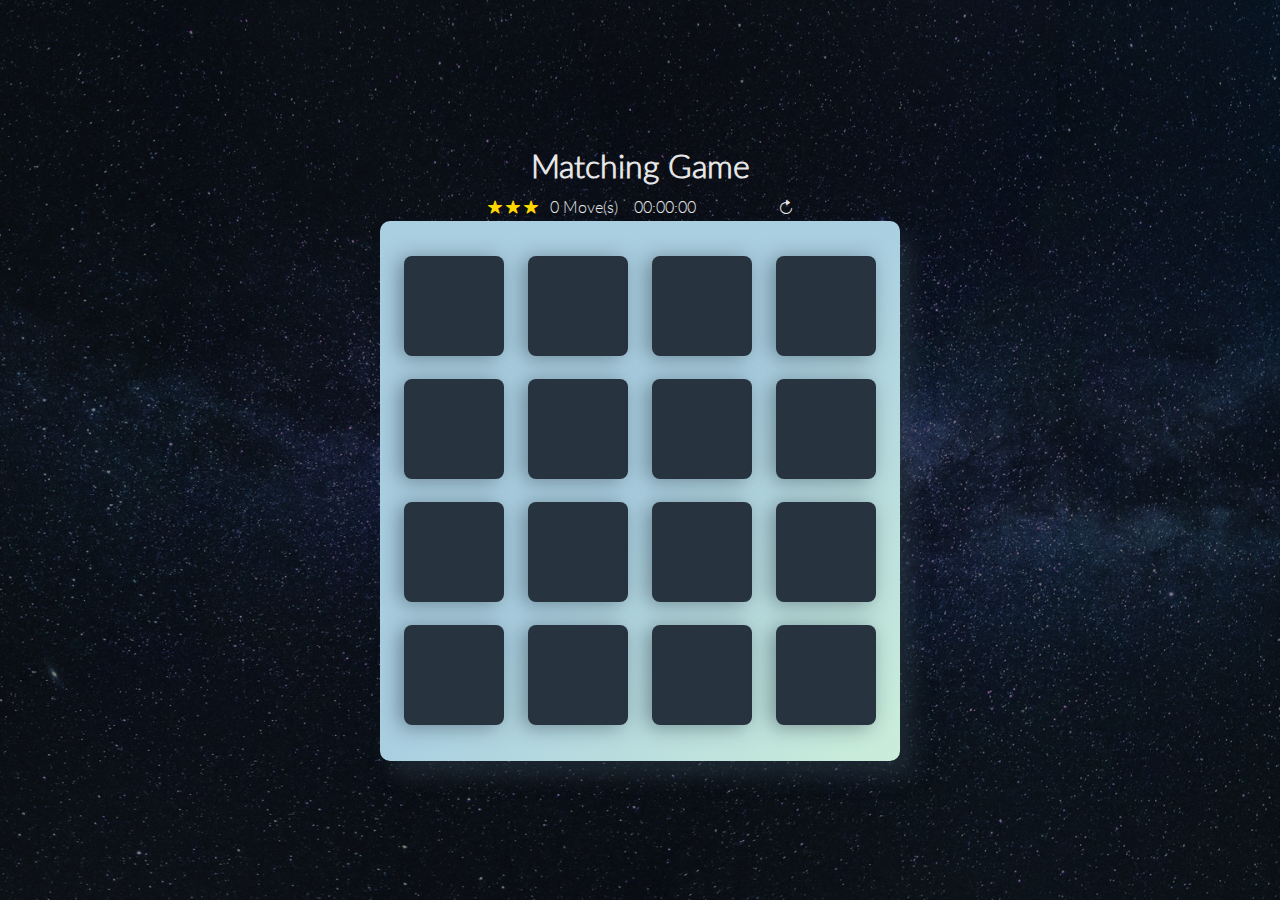
<file: index.html>
<!DOCTYPE html>
<html>

<head>
    <meta charset="utf-8" />
    <meta http-equiv="X-UA-Compatible" content="IE=edge">
    <title>Memory Game</title>
    <meta name="viewport" content="width=device-width, initial-scale=1">
    <link rel="stylesheet" href="css/animate.min.css">
    <link rel="stylesheet" href="css/ionicons.min.css">
    <link rel="stylesheet" href="css/web-font-start.css">
    <link rel="stylesheet" type="text/css" href="css/style.css" />

</head>

<body>
    <div class="game-container">
        <header class="game-header">
            <h1>Matching Game</h1>
        </header>

        <section class="score-panel">
            <ul class="stars">
                <li>
                    <i class="ion-ios-star"></i>
                </li>
                <li>
                    <i class="ion-ios-star"></i>
                </li>
                <li>
                    <i class="ion-ios-star"></i>
                </li>
            </ul>
            <span>
                &nbsp;
                <span class="moves">0</span> Move(s) &nbsp;&nbsp;
            </span>
            <span class="time">

            </span>
            <span class="restart">
                <i class="ion-ios-refresh"></i>
            </span>
        </section>

        <section class="section-deck">
            <ul class="deck">
            </ul>
        </section>

        <div class="modal__overlay display">
            <div class="modal__body">
                <div class="modal__icon">
                    <span>
                        <i class="ion-md-checkmark-circle-outline"></i>
                    </span>
                </div>
                <h1 class="modal__heading">Congratulations! You Won!</h1>
                <p class="modal__message"></p>
                <p class="modal__shoutOut">Wooooooo!</p>
                <button class="modal__button">Play again!</button>
            </div>
        </div>
    </div>

    <script src="scripts/app.js"></script>
</body>

</html>
</file>
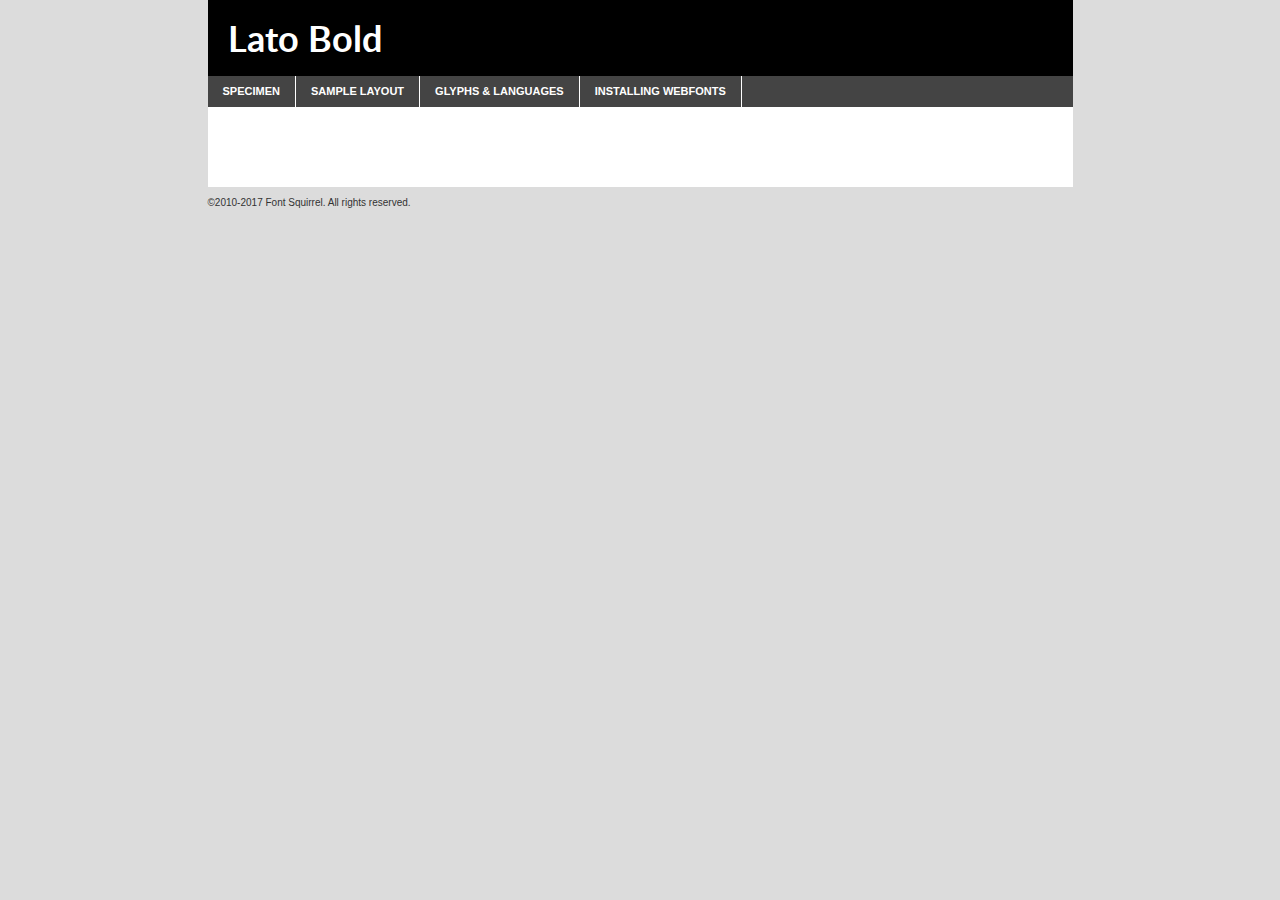
<file: myFonts/lato-bold-demo.html>
<!DOCTYPE html PUBLIC "-//W3C//DTD XHTML 1.0 Transitional//EN"
	"http://www.w3.org/TR/xhtml1/DTD/xhtml1-transitional.dtd">

<html xmlns="http://www.w3.org/1999/xhtml" xml:lang="en" lang="en">
<head>
	<meta http-equiv="Content-Type" content="text/html; charset=utf-8" />
	<script src="http://ajax.googleapis.com/ajax/libs/jquery/1.7.2/jquery.min.js" type="text/javascript" charset="utf-8"></script>
	<script type="text/javascript">
	(function($){$.fn.easyTabs=function(option){var param=jQuery.extend({fadeSpeed:"fast",defaultContent:1,activeClass:'active'},option);$(this).each(function(){var thisId="#"+this.id;if(param.defaultContent==''){param.defaultContent=1;}
	if(typeof param.defaultContent=="number")
	{var defaultTab=$(thisId+" .tabs li:eq("+(param.defaultContent-1)+") a").attr('href').substr(1);}else{var defaultTab=param.defaultContent;}
	$(thisId+" .tabs li a").each(function(){var tabToHide=$(this).attr('href').substr(1);$("#"+tabToHide).addClass('easytabs-tab-content');});hideAll();changeContent(defaultTab);function hideAll(){$(thisId+" .easytabs-tab-content").hide();}
	function changeContent(tabId){hideAll();$(thisId+" .tabs li").removeClass(param.activeClass);$(thisId+" .tabs li a[href=#"+tabId+"]").closest('li').addClass(param.activeClass);if(param.fadeSpeed!="none")
	{$(thisId+" #"+tabId).fadeIn(param.fadeSpeed);}else{$(thisId+" #"+tabId).show();}}
	$(thisId+" .tabs li").click(function(){var tabId=$(this).find('a').attr('href').substr(1);changeContent(tabId);return false;});});}})(jQuery);
	</script>
	<link rel="stylesheet" href="specimen_files/specimen_stylesheet.css" type="text/css" charset="utf-8" />
	<link rel="stylesheet" href="stylesheet.css" type="text/css" charset="utf-8" />

	<style type="text/css">
					body{
				font-family: 'latobold';
							}
		</style>

	<title>Lato Bold Specimen</title>
	
	
	<script type="text/javascript" charset="utf-8">
		$(document).ready(function() {
			$('#container').easyTabs({defaultContent:1});
		});
	</script>
</head>

<body>
<div id="container">
	<div id="header">
		Lato Bold	</div>
	<ul class="tabs">
		<li><a href="#specimen">Specimen</a></li>
		<li><a href="#layout">Sample Layout</a></li>
				<li><a href="#glyphs">Glyphs &amp; Languages</a></li>
		<li><a href="#installing">Installing Webfonts</a></li>
		
	</ul>
	
	<div id="main_content">

		
			<div id="specimen">
		
				<div class="section">
					<div class="grid12 firstcol">
						<div class="huge">AaBb</div>
					</div>
				</div>
		
				<div class="section">
					<div class="glyph_range">A&#x200B;B&#x200b;C&#x200b;D&#x200b;E&#x200b;F&#x200b;G&#x200b;H&#x200b;I&#x200b;J&#x200b;K&#x200b;L&#x200b;M&#x200b;N&#x200b;O&#x200b;P&#x200b;Q&#x200b;R&#x200b;S&#x200b;T&#x200b;U&#x200b;V&#x200b;W&#x200b;X&#x200b;Y&#x200b;Z&#x200b;a&#x200b;b&#x200b;c&#x200b;d&#x200b;e&#x200b;f&#x200b;g&#x200b;h&#x200b;i&#x200b;j&#x200b;k&#x200b;l&#x200b;m&#x200b;n&#x200b;o&#x200b;p&#x200b;q&#x200b;r&#x200b;s&#x200b;t&#x200b;u&#x200b;v&#x200b;w&#x200b;x&#x200b;y&#x200b;z&#x200b;1&#x200b;2&#x200b;3&#x200b;4&#x200b;5&#x200b;6&#x200b;7&#x200b;8&#x200b;9&#x200b;0&#x200b;&amp;&#x200b;.&#x200b;,&#x200b;?&#x200b;!&#x200b;&#64;&#x200b;(&#x200b;)&#x200b;#&#x200b;$&#x200b;%&#x200b;*&#x200b;+&#x200b;-&#x200b;=&#x200b;:&#x200b;;</div>
				</div>
				<div class="section">
					<div class="grid12 firstcol">
						<table class="sample_table">
							<tr><td>10</td><td class="size10">abcdefghijklmnopqrstuvwxyzABCDEFGHIJKLMNOPQRSTUVWXYZ0123456789abcdefghijklmnopqrstuvwxyzABCDEFGHIJKLMNOPQRSTUVWXYZ0123456789abcdefghijklmnopqrstuvwxyzABCDEFGHIJKLMNOPQRSTUVWXYZ</td></tr>
							<tr><td>11</td><td class="size11">abcdefghijklmnopqrstuvwxyzABCDEFGHIJKLMNOPQRSTUVWXYZ0123456789abcdefghijklmnopqrstuvwxyzABCDEFGHIJKLMNOPQRSTUVWXYZ0123456789abcdefghijklmnopqrstuvwxyzABCDEFGHIJKLMNOPQRSTUVWXYZ</td></tr>
							<tr><td>12</td><td class="size12">abcdefghijklmnopqrstuvwxyzABCDEFGHIJKLMNOPQRSTUVWXYZ0123456789abcdefghijklmnopqrstuvwxyzABCDEFGHIJKLMNOPQRSTUVWXYZ0123456789abcdefghijklmnopqrstuvwxyzABCDEFGHIJKLMNOPQRSTUVWXYZ</td></tr>
							<tr><td>13</td><td class="size13">abcdefghijklmnopqrstuvwxyzABCDEFGHIJKLMNOPQRSTUVWXYZ0123456789abcdefghijklmnopqrstuvwxyzABCDEFGHIJKLMNOPQRSTUVWXYZ0123456789abcdefghijklmnopqrstuvwxyzABCDEFGHIJKLMNOPQRSTUVWXYZ</td></tr>
							<tr><td>14</td><td class="size14">abcdefghijklmnopqrstuvwxyzABCDEFGHIJKLMNOPQRSTUVWXYZ0123456789abcdefghijklmnopqrstuvwxyzABCDEFGHIJKLMNOPQRSTUVWXYZ0123456789abcdefghijklmnopqrstuvwxyzABCDEFGHIJKLMNOPQRSTUVWXYZ</td></tr>
							<tr><td>16</td><td class="size16">abcdefghijklmnopqrstuvwxyzABCDEFGHIJKLMNOPQRSTUVWXYZ0123456789abcdefghijklmnopqrstuvwxyzABCDEFGHIJKLMNOPQRSTUVWXYZ</td></tr>
							<tr><td>18</td><td class="size18">abcdefghijklmnopqrstuvwxyzABCDEFGHIJKLMNOPQRSTUVWXYZ0123456789abcdefghijklmnopqrstuvwxyzABCDEFGHIJKLMNOPQRSTUVWXYZ</td></tr>
							<tr><td>20</td><td class="size20">abcdefghijklmnopqrstuvwxyzABCDEFGHIJKLMNOPQRSTUVWXYZ0123456789abcdefghijklmnopqrstuvwxyzABCDEFGHIJKLMNOPQRSTUVWXYZ</td></tr>
							<tr><td>24</td><td class="size24">abcdefghijklmnopqrstuvwxyzABCDEFGHIJKLMNOPQRSTUVWXYZ0123456789abcdefghijklmnopqrstuvwxyzABCDEFGHIJKLMNOPQRSTUVWXYZ</td></tr>
							<tr><td>30</td><td class="size30">abcdefghijklmnopqrstuvwxyzABCDEFGHIJKLMNOPQRSTUVWXYZ0123456789abcdefghijklmnopqrstuvwxyzABCDEFGHIJKLMNOPQRSTUVWXYZ</td></tr>
							<tr><td>36</td><td class="size36">abcdefghijklmnopqrstuvwxyzABCDEFGHIJKLMNOPQRSTUVWXYZ0123456789abcdefghijklmnopqrstuvwxyzABCDEFGHIJKLMNOPQRSTUVWXYZ</td></tr>
							<tr><td>48</td><td class="size48">abcdefghijklmnopqrstuvwxyzABCDEFGHIJKLMNOPQRSTUVWXYZ0123456789abcdefghijklmnopqrstuvwxyzABCDEFGHIJKLMNOPQRSTUVWXYZ</td></tr>
							<tr><td>60</td><td class="size60">abcdefghijklmnopqrstuvwxyzABCDEFGHIJKLMNOPQRSTUVWXYZ0123456789abcdefghijklmnopqrstuvwxyzABCDEFGHIJKLMNOPQRSTUVWXYZ</td></tr>
							<tr><td>72</td><td class="size72">abcdefghijklmnopqrstuvwxyzABCDEFGHIJKLMNOPQRSTUVWXYZ0123456789abcdefghijklmnopqrstuvwxyzABCDEFGHIJKLMNOPQRSTUVWXYZ</td></tr>
							<tr><td>90</td><td class="size90">abcdefghijklmnopqrstuvwxyzABCDEFGHIJKLMNOPQRSTUVWXYZ0123456789abcdefghijklmnopqrstuvwxyzABCDEFGHIJKLMNOPQRSTUVWXYZ</td></tr>
						</table>
				
					</div>
			
				</div>
		
		
		
								<div class="section" id="bodycomparison">


										<div id="xheight">
				<div class="fontbody">&#x25FC;&#x25FC;&#x25FC;&#x25FC;&#x25FC;&#x25FC;&#x25FC;&#x25FC;&#x25FC;&#x25FC;&#x25FC;&#x25FC;&#x25FC;&#x25FC;&#x25FC;&#x25FC;&#x25FC;&#x25FC;&#x25FC;&#x25FC;&#x25FC;&#x25FC;&#x25FC;&#x25FC;&#x25FC;&#x25FC;&#x25FC;&#x25FC;&#x25FC;&#x25FC;&#x25FC;&#x25FC;&#x25FC;&#x25FC;&#x25FC;&#x25FC;&#x25FC;&#x25FC;&#x25FC;&#x25FC;&#x25FC;&#x25FC;&#x25FC;&#x25FC;&#x25FC;&#x25FC;&#x25FC;&#x25FC;&#x25FC;&#x25FC;&#x25FC;&#x25FC;&#x25FC;&#x25FC;&#x25FC;&#x25FC;&#x25FC;&#x25FC;&#x25FC;&#x25FC;&#x25FC;&#x25FC;&#x25FC;&#x25FC;&#x25FC;&#x25FC;&#x25FC;&#x25FC;&#x25FC;&#x25FC;&#x25FC;&#x25FC;&#x25FC;&#x25FC;&#x25FC;&#x25FC;&#x25FC;&#x25FC;&#x25FC;&#x25FC;&#x25FC;&#x25FC;&#x25FC;&#x25FC;&#x25FC;&#x25FC;&#x25FC;&#x25FC;&#x25FC;&#x25FC;&#x25FC;&#x25FC;&#x25FC;&#x25FC;&#x25FC;&#x25FC;&#x25FC;&#x25FC;&#x25FC;body</div><div class="arialbody">body</div><div class="verdanabody">body</div><div class="georgiabody">body</div></div>
										<div class="fontbody" style="z-index:1">
											body<span>Lato Bold</span>
										</div>
										<div class="arialbody" style="z-index:1">
											body<span>Arial</span>
										</div>
										<div class="verdanabody" style="z-index:1">
											body<span>Verdana</span>
										</div>
										<div class="georgiabody" style="z-index:1">
											body<span>Georgia</span>
										</div>



								</div>
		
		
				<div class="section psample psample_row1" id="">
					
					<div class="grid2 firstcol">
						<p class="size10"><span>10.</span>Aenean lacinia bibendum nulla sed consectetur. Fusce dapibus, tellus ac cursus commodo, tortor mauris condimentum nibh, ut fermentum massa justo sit amet risus. Nullam id dolor id nibh ultricies vehicula ut id elit. Cum sociis natoque penatibus et magnis dis parturient montes, nascetur ridiculus mus. Nulla vitae elit libero, a pharetra augue.</p>
			
					</div>
					<div class="grid3">
						<p class="size11"><span>11.</span>Aenean lacinia bibendum nulla sed consectetur. Fusce dapibus, tellus ac cursus commodo, tortor mauris condimentum nibh, ut fermentum massa justo sit amet risus. Nullam id dolor id nibh ultricies vehicula ut id elit. Cum sociis natoque penatibus et magnis dis parturient montes, nascetur ridiculus mus. Nulla vitae elit libero, a pharetra augue.</p>
			
					</div>
					<div class="grid3">
						<p class="size12"><span>12.</span>Aenean lacinia bibendum nulla sed consectetur. Fusce dapibus, tellus ac cursus commodo, tortor mauris condimentum nibh, ut fermentum massa justo sit amet risus. Nullam id dolor id nibh ultricies vehicula ut id elit. Cum sociis natoque penatibus et magnis dis parturient montes, nascetur ridiculus mus. Nulla vitae elit libero, a pharetra augue.</p>
			
					</div>
					<div class="grid4">
						<p class="size13"><span>13.</span>Aenean lacinia bibendum nulla sed consectetur. Fusce dapibus, tellus ac cursus commodo, tortor mauris condimentum nibh, ut fermentum massa justo sit amet risus. Nullam id dolor id nibh ultricies vehicula ut id elit. Cum sociis natoque penatibus et magnis dis parturient montes, nascetur ridiculus mus. Nulla vitae elit libero, a pharetra augue.</p>
			
					</div>
					<div class="white_blend"></div>
					
				</div>
				<div class="section psample psample_row2" id="">
					<div class="grid3 firstcol">
						<p class="size14"><span>14.</span>Aenean lacinia bibendum nulla sed consectetur. Fusce dapibus, tellus ac cursus commodo, tortor mauris condimentum nibh, ut fermentum massa justo sit amet risus. Nullam id dolor id nibh ultricies vehicula ut id elit. Cum sociis natoque penatibus et magnis dis parturient montes, nascetur ridiculus mus. Nulla vitae elit libero, a pharetra augue.</p>
			
					</div>
					<div class="grid4">
						<p class="size16"><span>16.</span>Aenean lacinia bibendum nulla sed consectetur. Fusce dapibus, tellus ac cursus commodo, tortor mauris condimentum nibh, ut fermentum massa justo sit amet risus. Nullam id dolor id nibh ultricies vehicula ut id elit. Cum sociis natoque penatibus et magnis dis parturient montes, nascetur ridiculus mus. Nulla vitae elit libero, a pharetra augue.</p>
			
					</div>
					<div class="grid5">
						<p class="size18"><span>18.</span>Aenean lacinia bibendum nulla sed consectetur. Fusce dapibus, tellus ac cursus commodo, tortor mauris condimentum nibh, ut fermentum massa justo sit amet risus. Nullam id dolor id nibh ultricies vehicula ut id elit. Cum sociis natoque penatibus et magnis dis parturient montes, nascetur ridiculus mus. Nulla vitae elit libero, a pharetra augue.</p>
			
					</div>

					<div class="white_blend"></div>

				</div>
				
				<div class="section psample psample_row3" id="">
					<div class="grid5 firstcol">
						<p class="size20"><span>20.</span>Aenean lacinia bibendum nulla sed consectetur. Fusce dapibus, tellus ac cursus commodo, tortor mauris condimentum nibh, ut fermentum massa justo sit amet risus. Nullam id dolor id nibh ultricies vehicula ut id elit. Cum sociis natoque penatibus et magnis dis parturient montes, nascetur ridiculus mus. Nulla vitae elit libero, a pharetra augue.</p>
					</div>
					<div class="grid7">
						<p class="size24"><span>24.</span>Aenean lacinia bibendum nulla sed consectetur. Fusce dapibus, tellus ac cursus commodo, tortor mauris condimentum nibh, ut fermentum massa justo sit amet risus. Nullam id dolor id nibh ultricies vehicula ut id elit. Cum sociis natoque penatibus et magnis dis parturient montes, nascetur ridiculus mus. Nulla vitae elit libero, a pharetra augue.</p>
					</div>
					
					<div class="white_blend"></div>
					
				</div>
				
				<div class="section psample psample_row4" id="">
					<div class="grid12 firstcol">
						<p class="size30"><span>30.</span>Aenean lacinia bibendum nulla sed consectetur. Fusce dapibus, tellus ac cursus commodo, tortor mauris condimentum nibh, ut fermentum massa justo sit amet risus. Nullam id dolor id nibh ultricies vehicula ut id elit. Cum sociis natoque penatibus et magnis dis parturient montes, nascetur ridiculus mus. Nulla vitae elit libero, a pharetra augue.</p>
					</div>
					<div class="white_blend"></div>
					
				</div>
				
				
				
				<div class="section psample psample_row1 fullreverse">
					<div class="grid2 firstcol">
						<p class="size10"><span>10.</span>Aenean lacinia bibendum nulla sed consectetur. Fusce dapibus, tellus ac cursus commodo, tortor mauris condimentum nibh, ut fermentum massa justo sit amet risus. Nullam id dolor id nibh ultricies vehicula ut id elit. Cum sociis natoque penatibus et magnis dis parturient montes, nascetur ridiculus mus. Nulla vitae elit libero, a pharetra augue.</p>
			
					</div>
					<div class="grid3">
						<p class="size11"><span>11.</span>Aenean lacinia bibendum nulla sed consectetur. Fusce dapibus, tellus ac cursus commodo, tortor mauris condimentum nibh, ut fermentum massa justo sit amet risus. Nullam id dolor id nibh ultricies vehicula ut id elit. Cum sociis natoque penatibus et magnis dis parturient montes, nascetur ridiculus mus. Nulla vitae elit libero, a pharetra augue.</p>
			
					</div>
					<div class="grid3">
						<p class="size12"><span>12.</span>Aenean lacinia bibendum nulla sed consectetur. Fusce dapibus, tellus ac cursus commodo, tortor mauris condimentum nibh, ut fermentum massa justo sit amet risus. Nullam id dolor id nibh ultricies vehicula ut id elit. Cum sociis natoque penatibus et magnis dis parturient montes, nascetur ridiculus mus. Nulla vitae elit libero, a pharetra augue.</p>
			
					</div>
					<div class="grid4">
						<p class="size13"><span>13.</span>Aenean lacinia bibendum nulla sed consectetur. Fusce dapibus, tellus ac cursus commodo, tortor mauris condimentum nibh, ut fermentum massa justo sit amet risus. Nullam id dolor id nibh ultricies vehicula ut id elit. Cum sociis natoque penatibus et magnis dis parturient montes, nascetur ridiculus mus. Nulla vitae elit libero, a pharetra augue.</p>
			
					</div>
					<div class="black_blend"></div>
					
				</div>
				
				<div class="section psample psample_row2 fullreverse">
					<div class="grid3 firstcol">
						<p class="size14"><span>14.</span>Aenean lacinia bibendum nulla sed consectetur. Fusce dapibus, tellus ac cursus commodo, tortor mauris condimentum nibh, ut fermentum massa justo sit amet risus. Nullam id dolor id nibh ultricies vehicula ut id elit. Cum sociis natoque penatibus et magnis dis parturient montes, nascetur ridiculus mus. Nulla vitae elit libero, a pharetra augue.</p>
			
					</div>
					<div class="grid4">
						<p class="size16"><span>16.</span>Aenean lacinia bibendum nulla sed consectetur. Fusce dapibus, tellus ac cursus commodo, tortor mauris condimentum nibh, ut fermentum massa justo sit amet risus. Nullam id dolor id nibh ultricies vehicula ut id elit. Cum sociis natoque penatibus et magnis dis parturient montes, nascetur ridiculus mus. Nulla vitae elit libero, a pharetra augue.</p>
			
					</div>
					<div class="grid5">
						<p class="size18"><span>18.</span>Aenean lacinia bibendum nulla sed consectetur. Fusce dapibus, tellus ac cursus commodo, tortor mauris condimentum nibh, ut fermentum massa justo sit amet risus. Nullam id dolor id nibh ultricies vehicula ut id elit. Cum sociis natoque penatibus et magnis dis parturient montes, nascetur ridiculus mus. Nulla vitae elit libero, a pharetra augue.</p>
			
					</div>
					<div class="black_blend"></div>

				</div>
				
				<div class="section psample fullreverse psample_row3" id="">
					<div class="grid5 firstcol">
						<p class="size20"><span>20.</span>Aenean lacinia bibendum nulla sed consectetur. Fusce dapibus, tellus ac cursus commodo, tortor mauris condimentum nibh, ut fermentum massa justo sit amet risus. Nullam id dolor id nibh ultricies vehicula ut id elit. Cum sociis natoque penatibus et magnis dis parturient montes, nascetur ridiculus mus. Nulla vitae elit libero, a pharetra augue.</p>
					</div>
					<div class="grid7">
						<p class="size24"><span>24.</span>Aenean lacinia bibendum nulla sed consectetur. Fusce dapibus, tellus ac cursus commodo, tortor mauris condimentum nibh, ut fermentum massa justo sit amet risus. Nullam id dolor id nibh ultricies vehicula ut id elit. Cum sociis natoque penatibus et magnis dis parturient montes, nascetur ridiculus mus. Nulla vitae elit libero, a pharetra augue.</p>
					</div>
					
					<div class="black_blend"></div>
					
				</div>
				
				<div class="section psample fullreverse psample_row4" id="" style="border-bottom: 20px #000 solid;">
					<div class="grid12 firstcol">
						<p class="size30"><span>30.</span>Aenean lacinia bibendum nulla sed consectetur. Fusce dapibus, tellus ac cursus commodo, tortor mauris condimentum nibh, ut fermentum massa justo sit amet risus. Nullam id dolor id nibh ultricies vehicula ut id elit. Cum sociis natoque penatibus et magnis dis parturient montes, nascetur ridiculus mus. Nulla vitae elit libero, a pharetra augue.</p>
					</div>
					<div class="black_blend"></div>
					
				</div>
				
				
				
				
			</div>
			
			<div id="layout">
				
				<div class="section">
					
					<div class="grid12 firstcol">
						<h1>Lorem Ipsum Dolor</h1>
						<h2>Etiam porta sem malesuada magna mollis euismod</h2>
						
						<p class="byline">By <a href="#link">Aenean Lacinia</a></p>
					</div>
				</div>
				<div class="section">
					<div class="grid8 firstcol">
						<p class="large">Donec sed odio dui. Morbi leo risus, porta ac consectetur ac, vestibulum at eros. Fusce dapibus, tellus ac cursus commodo, tortor mauris condimentum nibh, ut fermentum massa justo sit amet risus. </p>

						
						<h3>Pellentesque ornare sem</h3>

						<p>Maecenas sed diam eget risus varius blandit sit amet non magna. Maecenas faucibus mollis interdum. Donec ullamcorper nulla non metus auctor fringilla. Nullam id dolor id nibh ultricies vehicula ut id elit. Nullam id dolor id nibh ultricies vehicula ut id elit. </p>

						<p>Aenean eu leo quam. Pellentesque ornare sem lacinia quam venenatis vestibulum. Lorem ipsum dolor sit amet, consectetur adipiscing elit. Cum sociis natoque penatibus et magnis dis parturient montes, nascetur ridiculus mus. </p>

						<p>Nulla vitae elit libero, a pharetra augue. Praesent commodo cursus magna, vel scelerisque nisl consectetur et. Aenean lacinia bibendum nulla sed consectetur. </p>

						<p>Nullam quis risus eget urna mollis ornare vel eu leo. Nullam quis risus eget urna mollis ornare vel eu leo. Maecenas sed diam eget risus varius blandit sit amet non magna. Donec ullamcorper nulla non metus auctor fringilla. </p>

						<h3>Cras mattis consectetur</h3>

						<p>Aenean eu leo quam. Pellentesque ornare sem lacinia quam venenatis vestibulum. Aenean lacinia bibendum nulla sed consectetur. Integer posuere erat a ante venenatis dapibus posuere velit aliquet. Cras mattis consectetur purus sit amet fermentum. </p>

						<p>Nullam id dolor id nibh ultricies vehicula ut id elit. Nullam quis risus eget urna mollis ornare vel eu leo. Cras mattis consectetur purus sit amet fermentum.</p>
					</div>
					
					<div class="grid4 sidebar">
						
						<div class="box reverse">
							<p class="last">Nullam quis risus eget urna mollis ornare vel eu leo. Donec ullamcorper nulla non metus auctor fringilla. Cras mattis consectetur purus sit amet fermentum. Sed posuere consectetur est at lobortis. Lorem ipsum dolor sit amet, consectetur adipiscing elit. </p>
						</div>
						
						<p class="caption">Maecenas sed diam eget risus varius.</p>

						<p>Vestibulum id ligula porta felis euismod semper. Integer posuere erat a ante venenatis dapibus posuere velit aliquet. Vestibulum id ligula porta felis euismod semper. Sed posuere consectetur est at lobortis. Maecenas sed diam eget risus varius blandit sit amet non magna. Fusce dapibus, tellus ac cursus commodo, tortor mauris condimentum nibh, ut fermentum massa justo sit amet risus. </p>

					

						<p>Duis mollis, est non commodo luctus, nisi erat porttitor ligula, eget lacinia odio sem nec elit. Aenean lacinia bibendum nulla sed consectetur. Vivamus sagittis lacus vel augue laoreet rutrum faucibus dolor auctor. Aenean lacinia bibendum nulla sed consectetur. Nullam quis risus eget urna mollis ornare vel eu leo. </p>

						<p>Praesent commodo cursus magna, vel scelerisque nisl consectetur et. Donec ullamcorper nulla non metus auctor fringilla. Maecenas faucibus mollis interdum. Fusce dapibus, tellus ac cursus commodo, tortor mauris condimentum nibh, ut fermentum massa justo sit amet risus. </p>

					</div>
				</div>
				
			</div>


			



		<div id="glyphs">
			<div class="section">
				<div class="grid12 firstcol">
			
				<h1>Language Support</h1>
				<p>The subset of Lato Bold in this kit supports the following languages:<br />
			
					Albanian, Basque, Breton, Chamorro, Danish, Dutch, English, Faroese, Finnish, French, Frisian, Galician, German, Icelandic, Italian, Malagasy, Norwegian, Portuguese, Spanish, Alsatian, Aragonese, Arapaho, Arrernte, Asturian, Aymara, Bislama, Cebuano, Corsican, Fijian, French_creole, Genoese, Gilbertese, Greenlandic, Haitian_creole, Hiligaynon, Hmong, Hopi, Ibanag, Iloko_ilokano, Indonesian, Interglossa_glosa, Interlingua, Irish_gaelic, Jerriais, Lojban, Lombard, Luxembourgeois, Manx, Mohawk, Norfolk_pitcairnese, Occitan, Oromo, Pangasinan, Papiamento, Piedmontese, Potawatomi, Rhaeto-romance, Romansh, Rotokas, Sami_lule, Samoan, Sardinian, Scots_gaelic, Seychelles_creole, Shona, Sicilian, Somali, Southern_ndebele, Swahili, Swati_swazi, Tagalog_filipino_pilipino, Tetum, Tok_pisin, Uyghur_latinized, Volapuk, Walloon, Warlpiri, Xhosa, Yapese, Zulu, Latinbasic, Ubasic, Demo				</p>
				<h1>Glyph Chart</h1>
				<p>The subset of Lato Bold in this kit includes all the glyphs listed below. Unicode entities are included above each glyph to help you insert individual characters into your layout.</p>
				<div id="glyph_chart">
			
																														 <div><p>&amp;#32;</p>&#32;</div>
																				 <div><p>&amp;#33;</p>&#33;</div>
																				 <div><p>&amp;#34;</p>&#34;</div>
																				 <div><p>&amp;#35;</p>&#35;</div>
																				 <div><p>&amp;#36;</p>&#36;</div>
																				 <div><p>&amp;#37;</p>&#37;</div>
																				 <div><p>&amp;#38;</p>&#38;</div>
																				 <div><p>&amp;#39;</p>&#39;</div>
																				 <div><p>&amp;#40;</p>&#40;</div>
																				 <div><p>&amp;#41;</p>&#41;</div>
																				 <div><p>&amp;#42;</p>&#42;</div>
																				 <div><p>&amp;#43;</p>&#43;</div>
																				 <div><p>&amp;#44;</p>&#44;</div>
																				 <div><p>&amp;#45;</p>&#45;</div>
																				 <div><p>&amp;#46;</p>&#46;</div>
																				 <div><p>&amp;#47;</p>&#47;</div>
																				 <div><p>&amp;#48;</p>&#48;</div>
																				 <div><p>&amp;#49;</p>&#49;</div>
																				 <div><p>&amp;#50;</p>&#50;</div>
																				 <div><p>&amp;#51;</p>&#51;</div>
																				 <div><p>&amp;#52;</p>&#52;</div>
																				 <div><p>&amp;#53;</p>&#53;</div>
																				 <div><p>&amp;#54;</p>&#54;</div>
																				 <div><p>&amp;#55;</p>&#55;</div>
																				 <div><p>&amp;#56;</p>&#56;</div>
																				 <div><p>&amp;#57;</p>&#57;</div>
																				 <div><p>&amp;#58;</p>&#58;</div>
																				 <div><p>&amp;#59;</p>&#59;</div>
																				 <div><p>&amp;#60;</p>&#60;</div>
																				 <div><p>&amp;#61;</p>&#61;</div>
																				 <div><p>&amp;#62;</p>&#62;</div>
																				 <div><p>&amp;#63;</p>&#63;</div>
																				 <div><p>&amp;#64;</p>&#64;</div>
																				 <div><p>&amp;#65;</p>&#65;</div>
																				 <div><p>&amp;#66;</p>&#66;</div>
																				 <div><p>&amp;#67;</p>&#67;</div>
																				 <div><p>&amp;#68;</p>&#68;</div>
																				 <div><p>&amp;#69;</p>&#69;</div>
																				 <div><p>&amp;#70;</p>&#70;</div>
																				 <div><p>&amp;#71;</p>&#71;</div>
																				 <div><p>&amp;#72;</p>&#72;</div>
																				 <div><p>&amp;#73;</p>&#73;</div>
																				 <div><p>&amp;#74;</p>&#74;</div>
																				 <div><p>&amp;#75;</p>&#75;</div>
																				 <div><p>&amp;#76;</p>&#76;</div>
																				 <div><p>&amp;#77;</p>&#77;</div>
																				 <div><p>&amp;#78;</p>&#78;</div>
																				 <div><p>&amp;#79;</p>&#79;</div>
																				 <div><p>&amp;#80;</p>&#80;</div>
																				 <div><p>&amp;#81;</p>&#81;</div>
																				 <div><p>&amp;#82;</p>&#82;</div>
																				 <div><p>&amp;#83;</p>&#83;</div>
																				 <div><p>&amp;#84;</p>&#84;</div>
																				 <div><p>&amp;#85;</p>&#85;</div>
																				 <div><p>&amp;#86;</p>&#86;</div>
																				 <div><p>&amp;#87;</p>&#87;</div>
																				 <div><p>&amp;#88;</p>&#88;</div>
																				 <div><p>&amp;#89;</p>&#89;</div>
																				 <div><p>&amp;#90;</p>&#90;</div>
																				 <div><p>&amp;#91;</p>&#91;</div>
																				 <div><p>&amp;#92;</p>&#92;</div>
																				 <div><p>&amp;#93;</p>&#93;</div>
																				 <div><p>&amp;#94;</p>&#94;</div>
																				 <div><p>&amp;#95;</p>&#95;</div>
																				 <div><p>&amp;#96;</p>&#96;</div>
																				 <div><p>&amp;#97;</p>&#97;</div>
																				 <div><p>&amp;#98;</p>&#98;</div>
																				 <div><p>&amp;#99;</p>&#99;</div>
																				 <div><p>&amp;#100;</p>&#100;</div>
																				 <div><p>&amp;#101;</p>&#101;</div>
																				 <div><p>&amp;#102;</p>&#102;</div>
																				 <div><p>&amp;#103;</p>&#103;</div>
																				 <div><p>&amp;#104;</p>&#104;</div>
																				 <div><p>&amp;#105;</p>&#105;</div>
																				 <div><p>&amp;#106;</p>&#106;</div>
																				 <div><p>&amp;#107;</p>&#107;</div>
																				 <div><p>&amp;#108;</p>&#108;</div>
																				 <div><p>&amp;#109;</p>&#109;</div>
																				 <div><p>&amp;#110;</p>&#110;</div>
																				 <div><p>&amp;#111;</p>&#111;</div>
																				 <div><p>&amp;#112;</p>&#112;</div>
																				 <div><p>&amp;#113;</p>&#113;</div>
																				 <div><p>&amp;#114;</p>&#114;</div>
																				 <div><p>&amp;#115;</p>&#115;</div>
																				 <div><p>&amp;#116;</p>&#116;</div>
																				 <div><p>&amp;#117;</p>&#117;</div>
																				 <div><p>&amp;#118;</p>&#118;</div>
																				 <div><p>&amp;#119;</p>&#119;</div>
																				 <div><p>&amp;#120;</p>&#120;</div>
																				 <div><p>&amp;#121;</p>&#121;</div>
																				 <div><p>&amp;#122;</p>&#122;</div>
																				 <div><p>&amp;#123;</p>&#123;</div>
																				 <div><p>&amp;#124;</p>&#124;</div>
																				 <div><p>&amp;#125;</p>&#125;</div>
																				 <div><p>&amp;#126;</p>&#126;</div>
																				 <div><p>&amp;#160;</p>&#160;</div>
																				 <div><p>&amp;#161;</p>&#161;</div>
																				 <div><p>&amp;#162;</p>&#162;</div>
																				 <div><p>&amp;#163;</p>&#163;</div>
																				 <div><p>&amp;#164;</p>&#164;</div>
																				 <div><p>&amp;#165;</p>&#165;</div>
																				 <div><p>&amp;#166;</p>&#166;</div>
																				 <div><p>&amp;#167;</p>&#167;</div>
																				 <div><p>&amp;#168;</p>&#168;</div>
																				 <div><p>&amp;#169;</p>&#169;</div>
																				 <div><p>&amp;#170;</p>&#170;</div>
																				 <div><p>&amp;#171;</p>&#171;</div>
																				 <div><p>&amp;#172;</p>&#172;</div>
																				 <div><p>&amp;#45;</p>&#45;</div>
																				 <div><p>&amp;#174;</p>&#174;</div>
																				 <div><p>&amp;#175;</p>&#175;</div>
																				 <div><p>&amp;#176;</p>&#176;</div>
																				 <div><p>&amp;#177;</p>&#177;</div>
																				 <div><p>&amp;#178;</p>&#178;</div>
																				 <div><p>&amp;#179;</p>&#179;</div>
																				 <div><p>&amp;#180;</p>&#180;</div>
																				 <div><p>&amp;#181;</p>&#181;</div>
																				 <div><p>&amp;#182;</p>&#182;</div>
																				 <div><p>&amp;#183;</p>&#183;</div>
																				 <div><p>&amp;#184;</p>&#184;</div>
																				 <div><p>&amp;#185;</p>&#185;</div>
																				 <div><p>&amp;#186;</p>&#186;</div>
																				 <div><p>&amp;#187;</p>&#187;</div>
																				 <div><p>&amp;#188;</p>&#188;</div>
																				 <div><p>&amp;#189;</p>&#189;</div>
																				 <div><p>&amp;#190;</p>&#190;</div>
																				 <div><p>&amp;#191;</p>&#191;</div>
																				 <div><p>&amp;#192;</p>&#192;</div>
																				 <div><p>&amp;#193;</p>&#193;</div>
																				 <div><p>&amp;#194;</p>&#194;</div>
																				 <div><p>&amp;#195;</p>&#195;</div>
																				 <div><p>&amp;#196;</p>&#196;</div>
																				 <div><p>&amp;#197;</p>&#197;</div>
																				 <div><p>&amp;#198;</p>&#198;</div>
																				 <div><p>&amp;#199;</p>&#199;</div>
																				 <div><p>&amp;#200;</p>&#200;</div>
																				 <div><p>&amp;#201;</p>&#201;</div>
																				 <div><p>&amp;#202;</p>&#202;</div>
																				 <div><p>&amp;#203;</p>&#203;</div>
																				 <div><p>&amp;#204;</p>&#204;</div>
																				 <div><p>&amp;#205;</p>&#205;</div>
																				 <div><p>&amp;#206;</p>&#206;</div>
																				 <div><p>&amp;#207;</p>&#207;</div>
																				 <div><p>&amp;#208;</p>&#208;</div>
																				 <div><p>&amp;#209;</p>&#209;</div>
																				 <div><p>&amp;#210;</p>&#210;</div>
																				 <div><p>&amp;#211;</p>&#211;</div>
																				 <div><p>&amp;#212;</p>&#212;</div>
																				 <div><p>&amp;#213;</p>&#213;</div>
																				 <div><p>&amp;#214;</p>&#214;</div>
																				 <div><p>&amp;#215;</p>&#215;</div>
																				 <div><p>&amp;#216;</p>&#216;</div>
																				 <div><p>&amp;#217;</p>&#217;</div>
																				 <div><p>&amp;#218;</p>&#218;</div>
																				 <div><p>&amp;#219;</p>&#219;</div>
																				 <div><p>&amp;#220;</p>&#220;</div>
																				 <div><p>&amp;#221;</p>&#221;</div>
																				 <div><p>&amp;#222;</p>&#222;</div>
																				 <div><p>&amp;#223;</p>&#223;</div>
																				 <div><p>&amp;#224;</p>&#224;</div>
																				 <div><p>&amp;#225;</p>&#225;</div>
																				 <div><p>&amp;#226;</p>&#226;</div>
																				 <div><p>&amp;#227;</p>&#227;</div>
																				 <div><p>&amp;#228;</p>&#228;</div>
																				 <div><p>&amp;#229;</p>&#229;</div>
																				 <div><p>&amp;#230;</p>&#230;</div>
																				 <div><p>&amp;#231;</p>&#231;</div>
																				 <div><p>&amp;#232;</p>&#232;</div>
																				 <div><p>&amp;#233;</p>&#233;</div>
																				 <div><p>&amp;#234;</p>&#234;</div>
																				 <div><p>&amp;#235;</p>&#235;</div>
																				 <div><p>&amp;#236;</p>&#236;</div>
																				 <div><p>&amp;#237;</p>&#237;</div>
																				 <div><p>&amp;#238;</p>&#238;</div>
																				 <div><p>&amp;#239;</p>&#239;</div>
																				 <div><p>&amp;#240;</p>&#240;</div>
																				 <div><p>&amp;#241;</p>&#241;</div>
																				 <div><p>&amp;#242;</p>&#242;</div>
																				 <div><p>&amp;#243;</p>&#243;</div>
																				 <div><p>&amp;#244;</p>&#244;</div>
																				 <div><p>&amp;#245;</p>&#245;</div>
																				 <div><p>&amp;#246;</p>&#246;</div>
																				 <div><p>&amp;#247;</p>&#247;</div>
																				 <div><p>&amp;#248;</p>&#248;</div>
																				 <div><p>&amp;#249;</p>&#249;</div>
																				 <div><p>&amp;#250;</p>&#250;</div>
																				 <div><p>&amp;#251;</p>&#251;</div>
																				 <div><p>&amp;#252;</p>&#252;</div>
																				 <div><p>&amp;#253;</p>&#253;</div>
																				 <div><p>&amp;#254;</p>&#254;</div>
																				 <div><p>&amp;#255;</p>&#255;</div>
																				 <div><p>&amp;#338;</p>&#338;</div>
																				 <div><p>&amp;#339;</p>&#339;</div>
																				 <div><p>&amp;#376;</p>&#376;</div>
																				 <div><p>&amp;#710;</p>&#710;</div>
																				 <div><p>&amp;#732;</p>&#732;</div>
																				 <div><p>&amp;#8192;</p>&#8192;</div>
																				 <div><p>&amp;#8193;</p>&#8193;</div>
																				 <div><p>&amp;#8194;</p>&#8194;</div>
																				 <div><p>&amp;#8195;</p>&#8195;</div>
																				 <div><p>&amp;#8196;</p>&#8196;</div>
																				 <div><p>&amp;#8197;</p>&#8197;</div>
																				 <div><p>&amp;#8198;</p>&#8198;</div>
																				 <div><p>&amp;#8199;</p>&#8199;</div>
																				 <div><p>&amp;#8200;</p>&#8200;</div>
																				 <div><p>&amp;#8201;</p>&#8201;</div>
																				 <div><p>&amp;#8202;</p>&#8202;</div>
																				 <div><p>&amp;#8208;</p>&#8208;</div>
																				 <div><p>&amp;#8209;</p>&#8209;</div>
																				 <div><p>&amp;#8210;</p>&#8210;</div>
																				 <div><p>&amp;#8211;</p>&#8211;</div>
																				 <div><p>&amp;#8212;</p>&#8212;</div>
																				 <div><p>&amp;#8216;</p>&#8216;</div>
																				 <div><p>&amp;#8217;</p>&#8217;</div>
																				 <div><p>&amp;#8218;</p>&#8218;</div>
																				 <div><p>&amp;#8220;</p>&#8220;</div>
																				 <div><p>&amp;#8221;</p>&#8221;</div>
																				 <div><p>&amp;#8222;</p>&#8222;</div>
																				 <div><p>&amp;#8226;</p>&#8226;</div>
																				 <div><p>&amp;#8230;</p>&#8230;</div>
																				 <div><p>&amp;#8239;</p>&#8239;</div>
																				 <div><p>&amp;#8249;</p>&#8249;</div>
																				 <div><p>&amp;#8250;</p>&#8250;</div>
																				 <div><p>&amp;#8287;</p>&#8287;</div>
																				 <div><p>&amp;#8364;</p>&#8364;</div>
																				 <div><p>&amp;#8482;</p>&#8482;</div>
																				 <div><p>&amp;#9724;</p>&#9724;</div>
																				 <div><p>&amp;#64257;</p>&#64257;</div>
																				 <div><p>&amp;#64258;</p>&#64258;</div>
																				 <div><p>&amp;#64259;</p>&#64259;</div>
																				 <div><p>&amp;#64260;</p>&#64260;</div>
																																						</div>	
				</div>
		
		
			</div>
		</div>
		
		
		<div id="specs">
			
		</div>
	
		<div id="installing">
			<div class="section">
				<div class="grid7 firstcol">
					<h1>Installing Webfonts</h1>
					
					<p>Webfonts are supported by all major browser platforms but not all in the same way. There are currently four different font formats that must be included in order to target all browsers. This includes TTF, WOFF, EOT and SVG.</p>
					
					<h2>1. Upload your webfonts</h2>
					<p>You must upload your webfont kit to your website. They should be in or near the same directory as your CSS files.</p>
					
					<h2>2. Include the webfont stylesheet</h2>
					<p>A special CSS @font-face declaration helps the various browsers select the appropriate font it needs without causing you a bunch of headaches. Learn more about this syntax by reading the <a href="https://www.fontspring.com/blog/further-hardening-of-the-bulletproof-syntax">Fontspring blog post</a> about it. The code for it is as follows:</p>


<code>
@font-face{ 
	font-family: 'MyWebFont';
	src: url('WebFont.eot');
	src: url('WebFont.eot?#iefix') format('embedded-opentype'),
	     url('WebFont.woff') format('woff'),
	     url('WebFont.ttf') format('truetype'),
	     url('WebFont.svg#webfont') format('svg');
}
</code>

	<p>We've already gone ahead and generated the code for you. All you have to do is link to the stylesheet in your HTML, like this:</p>
	<code>&lt;link rel=&quot;stylesheet&quot; href=&quot;stylesheet.css&quot; type=&quot;text/css&quot; charset=&quot;utf-8&quot; /&gt;</code>

					<h2>3. Modify your own stylesheet</h2>
					<p>To take advantage of your new fonts, you must tell your stylesheet to use them. Look at the original @font-face declaration above and find the property called "font-family." The name linked there will be what you use to reference the font. Prepend that webfont name to the font stack in the "font-family" property, inside the selector you want to change. For example:</p>
<code>p { font-family: 'WebFont', Arial, sans-serif; }</code>

<h2>4. Test</h2>
<p>Getting webfonts to work cross-browser <em>can</em> be tricky. Use the information in the sidebar to help you if you find that fonts aren't loading in a particular browser.</p>
				</div>
				
				<div class="grid5 sidebar">
					<div class="box">
						<h2>Troubleshooting<br />Font-Face Problems</h2>
						<p>Having trouble getting your webfonts to load in your new website? Here are some tips to sort out what might be the problem.</p>

						<h3>Fonts not showing in any browser</h3>

						<p>This sounds like you need to work on the plumbing. You either did not upload the fonts to the correct directory, or you did not link the fonts properly in the CSS. If you've confirmed that all this is correct and you still have a problem, take a look at your .htaccess file and see if requests are getting intercepted.</p>

						<h3>Fonts not loading in iPhone or iPad</h3>

						<p>The most common problem here is that you are serving the fonts from an IIS server. IIS refuses to serve files that have unknown MIME types. If that is the case, you must set the MIME type for SVG to "image/svg+xml" in the server settings. Follow these instructions from Microsoft if you need help.</p>

						<h3>Fonts not loading in Firefox</h3>

						<p>The primary reason for this failure? You are still using a version Firefox older than 3.5. So upgrade already! If that isn't it, then you are very likely serving fonts from a different domain. Firefox requires that all font assets be served from the same domain. Lastly it is possible that you need to add WOFF to your list of MIME types (if you are serving via IIS.)</p>

						<h3>Fonts not loading in IE</h3>

						<p>Are you looking at Internet Explorer on an actual Windows machine or are you cheating by using a service like Adobe BrowserLab? Many of these screenshot services do not render @font-face for IE. Best to test it on a real machine.</p>

						<h3>Fonts not loading in IE9</h3>

						<p>IE9, like Firefox, requires that fonts be served from the same domain as the website. Make sure that is the case.</p>
					</div>
				</div>
			</div>
			
		</div>
	
	</div>
	<div id="footer">
		<p>&copy;2010-2017 Font Squirrel. All rights reserved.</p>
	</div>
</div>
</body>
</html>
</file>
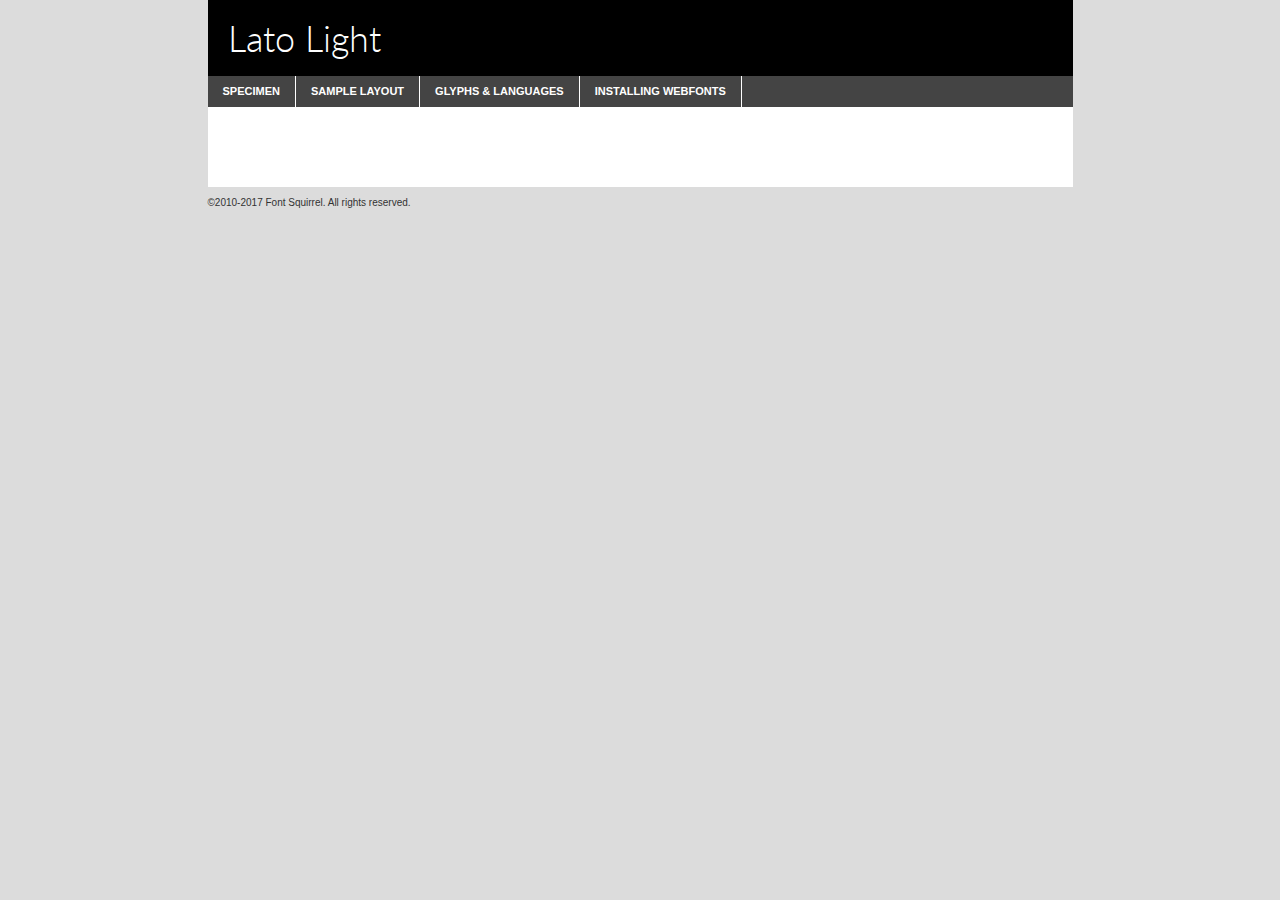
<file: myFonts/lato-light-demo.html>
<!DOCTYPE html PUBLIC "-//W3C//DTD XHTML 1.0 Transitional//EN"
	"http://www.w3.org/TR/xhtml1/DTD/xhtml1-transitional.dtd">

<html xmlns="http://www.w3.org/1999/xhtml" xml:lang="en" lang="en">
<head>
	<meta http-equiv="Content-Type" content="text/html; charset=utf-8" />
	<script src="http://ajax.googleapis.com/ajax/libs/jquery/1.7.2/jquery.min.js" type="text/javascript" charset="utf-8"></script>
	<script type="text/javascript">
	(function($){$.fn.easyTabs=function(option){var param=jQuery.extend({fadeSpeed:"fast",defaultContent:1,activeClass:'active'},option);$(this).each(function(){var thisId="#"+this.id;if(param.defaultContent==''){param.defaultContent=1;}
	if(typeof param.defaultContent=="number")
	{var defaultTab=$(thisId+" .tabs li:eq("+(param.defaultContent-1)+") a").attr('href').substr(1);}else{var defaultTab=param.defaultContent;}
	$(thisId+" .tabs li a").each(function(){var tabToHide=$(this).attr('href').substr(1);$("#"+tabToHide).addClass('easytabs-tab-content');});hideAll();changeContent(defaultTab);function hideAll(){$(thisId+" .easytabs-tab-content").hide();}
	function changeContent(tabId){hideAll();$(thisId+" .tabs li").removeClass(param.activeClass);$(thisId+" .tabs li a[href=#"+tabId+"]").closest('li').addClass(param.activeClass);if(param.fadeSpeed!="none")
	{$(thisId+" #"+tabId).fadeIn(param.fadeSpeed);}else{$(thisId+" #"+tabId).show();}}
	$(thisId+" .tabs li").click(function(){var tabId=$(this).find('a').attr('href').substr(1);changeContent(tabId);return false;});});}})(jQuery);
	</script>
	<link rel="stylesheet" href="specimen_files/specimen_stylesheet.css" type="text/css" charset="utf-8" />
	<link rel="stylesheet" href="stylesheet.css" type="text/css" charset="utf-8" />

	<style type="text/css">
					body{
				font-family: 'latolight';
							}
		</style>

	<title>Lato Light Specimen</title>
	
	
	<script type="text/javascript" charset="utf-8">
		$(document).ready(function() {
			$('#container').easyTabs({defaultContent:1});
		});
	</script>
</head>

<body>
<div id="container">
	<div id="header">
		Lato Light	</div>
	<ul class="tabs">
		<li><a href="#specimen">Specimen</a></li>
		<li><a href="#layout">Sample Layout</a></li>
				<li><a href="#glyphs">Glyphs &amp; Languages</a></li>
		<li><a href="#installing">Installing Webfonts</a></li>
		
	</ul>
	
	<div id="main_content">

		
			<div id="specimen">
		
				<div class="section">
					<div class="grid12 firstcol">
						<div class="huge">AaBb</div>
					</div>
				</div>
		
				<div class="section">
					<div class="glyph_range">A&#x200B;B&#x200b;C&#x200b;D&#x200b;E&#x200b;F&#x200b;G&#x200b;H&#x200b;I&#x200b;J&#x200b;K&#x200b;L&#x200b;M&#x200b;N&#x200b;O&#x200b;P&#x200b;Q&#x200b;R&#x200b;S&#x200b;T&#x200b;U&#x200b;V&#x200b;W&#x200b;X&#x200b;Y&#x200b;Z&#x200b;a&#x200b;b&#x200b;c&#x200b;d&#x200b;e&#x200b;f&#x200b;g&#x200b;h&#x200b;i&#x200b;j&#x200b;k&#x200b;l&#x200b;m&#x200b;n&#x200b;o&#x200b;p&#x200b;q&#x200b;r&#x200b;s&#x200b;t&#x200b;u&#x200b;v&#x200b;w&#x200b;x&#x200b;y&#x200b;z&#x200b;1&#x200b;2&#x200b;3&#x200b;4&#x200b;5&#x200b;6&#x200b;7&#x200b;8&#x200b;9&#x200b;0&#x200b;&amp;&#x200b;.&#x200b;,&#x200b;?&#x200b;!&#x200b;&#64;&#x200b;(&#x200b;)&#x200b;#&#x200b;$&#x200b;%&#x200b;*&#x200b;+&#x200b;-&#x200b;=&#x200b;:&#x200b;;</div>
				</div>
				<div class="section">
					<div class="grid12 firstcol">
						<table class="sample_table">
							<tr><td>10</td><td class="size10">abcdefghijklmnopqrstuvwxyzABCDEFGHIJKLMNOPQRSTUVWXYZ0123456789abcdefghijklmnopqrstuvwxyzABCDEFGHIJKLMNOPQRSTUVWXYZ0123456789abcdefghijklmnopqrstuvwxyzABCDEFGHIJKLMNOPQRSTUVWXYZ</td></tr>
							<tr><td>11</td><td class="size11">abcdefghijklmnopqrstuvwxyzABCDEFGHIJKLMNOPQRSTUVWXYZ0123456789abcdefghijklmnopqrstuvwxyzABCDEFGHIJKLMNOPQRSTUVWXYZ0123456789abcdefghijklmnopqrstuvwxyzABCDEFGHIJKLMNOPQRSTUVWXYZ</td></tr>
							<tr><td>12</td><td class="size12">abcdefghijklmnopqrstuvwxyzABCDEFGHIJKLMNOPQRSTUVWXYZ0123456789abcdefghijklmnopqrstuvwxyzABCDEFGHIJKLMNOPQRSTUVWXYZ0123456789abcdefghijklmnopqrstuvwxyzABCDEFGHIJKLMNOPQRSTUVWXYZ</td></tr>
							<tr><td>13</td><td class="size13">abcdefghijklmnopqrstuvwxyzABCDEFGHIJKLMNOPQRSTUVWXYZ0123456789abcdefghijklmnopqrstuvwxyzABCDEFGHIJKLMNOPQRSTUVWXYZ0123456789abcdefghijklmnopqrstuvwxyzABCDEFGHIJKLMNOPQRSTUVWXYZ</td></tr>
							<tr><td>14</td><td class="size14">abcdefghijklmnopqrstuvwxyzABCDEFGHIJKLMNOPQRSTUVWXYZ0123456789abcdefghijklmnopqrstuvwxyzABCDEFGHIJKLMNOPQRSTUVWXYZ0123456789abcdefghijklmnopqrstuvwxyzABCDEFGHIJKLMNOPQRSTUVWXYZ</td></tr>
							<tr><td>16</td><td class="size16">abcdefghijklmnopqrstuvwxyzABCDEFGHIJKLMNOPQRSTUVWXYZ0123456789abcdefghijklmnopqrstuvwxyzABCDEFGHIJKLMNOPQRSTUVWXYZ</td></tr>
							<tr><td>18</td><td class="size18">abcdefghijklmnopqrstuvwxyzABCDEFGHIJKLMNOPQRSTUVWXYZ0123456789abcdefghijklmnopqrstuvwxyzABCDEFGHIJKLMNOPQRSTUVWXYZ</td></tr>
							<tr><td>20</td><td class="size20">abcdefghijklmnopqrstuvwxyzABCDEFGHIJKLMNOPQRSTUVWXYZ0123456789abcdefghijklmnopqrstuvwxyzABCDEFGHIJKLMNOPQRSTUVWXYZ</td></tr>
							<tr><td>24</td><td class="size24">abcdefghijklmnopqrstuvwxyzABCDEFGHIJKLMNOPQRSTUVWXYZ0123456789abcdefghijklmnopqrstuvwxyzABCDEFGHIJKLMNOPQRSTUVWXYZ</td></tr>
							<tr><td>30</td><td class="size30">abcdefghijklmnopqrstuvwxyzABCDEFGHIJKLMNOPQRSTUVWXYZ0123456789abcdefghijklmnopqrstuvwxyzABCDEFGHIJKLMNOPQRSTUVWXYZ</td></tr>
							<tr><td>36</td><td class="size36">abcdefghijklmnopqrstuvwxyzABCDEFGHIJKLMNOPQRSTUVWXYZ0123456789abcdefghijklmnopqrstuvwxyzABCDEFGHIJKLMNOPQRSTUVWXYZ</td></tr>
							<tr><td>48</td><td class="size48">abcdefghijklmnopqrstuvwxyzABCDEFGHIJKLMNOPQRSTUVWXYZ0123456789abcdefghijklmnopqrstuvwxyzABCDEFGHIJKLMNOPQRSTUVWXYZ</td></tr>
							<tr><td>60</td><td class="size60">abcdefghijklmnopqrstuvwxyzABCDEFGHIJKLMNOPQRSTUVWXYZ0123456789abcdefghijklmnopqrstuvwxyzABCDEFGHIJKLMNOPQRSTUVWXYZ</td></tr>
							<tr><td>72</td><td class="size72">abcdefghijklmnopqrstuvwxyzABCDEFGHIJKLMNOPQRSTUVWXYZ0123456789abcdefghijklmnopqrstuvwxyzABCDEFGHIJKLMNOPQRSTUVWXYZ</td></tr>
							<tr><td>90</td><td class="size90">abcdefghijklmnopqrstuvwxyzABCDEFGHIJKLMNOPQRSTUVWXYZ0123456789abcdefghijklmnopqrstuvwxyzABCDEFGHIJKLMNOPQRSTUVWXYZ</td></tr>
						</table>
				
					</div>
			
				</div>
		
		
		
								<div class="section" id="bodycomparison">


										<div id="xheight">
				<div class="fontbody">&#x25FC;&#x25FC;&#x25FC;&#x25FC;&#x25FC;&#x25FC;&#x25FC;&#x25FC;&#x25FC;&#x25FC;&#x25FC;&#x25FC;&#x25FC;&#x25FC;&#x25FC;&#x25FC;&#x25FC;&#x25FC;&#x25FC;&#x25FC;&#x25FC;&#x25FC;&#x25FC;&#x25FC;&#x25FC;&#x25FC;&#x25FC;&#x25FC;&#x25FC;&#x25FC;&#x25FC;&#x25FC;&#x25FC;&#x25FC;&#x25FC;&#x25FC;&#x25FC;&#x25FC;&#x25FC;&#x25FC;&#x25FC;&#x25FC;&#x25FC;&#x25FC;&#x25FC;&#x25FC;&#x25FC;&#x25FC;&#x25FC;&#x25FC;&#x25FC;&#x25FC;&#x25FC;&#x25FC;&#x25FC;&#x25FC;&#x25FC;&#x25FC;&#x25FC;&#x25FC;&#x25FC;&#x25FC;&#x25FC;&#x25FC;&#x25FC;&#x25FC;&#x25FC;&#x25FC;&#x25FC;&#x25FC;&#x25FC;&#x25FC;&#x25FC;&#x25FC;&#x25FC;&#x25FC;&#x25FC;&#x25FC;&#x25FC;&#x25FC;&#x25FC;&#x25FC;&#x25FC;&#x25FC;&#x25FC;&#x25FC;&#x25FC;&#x25FC;&#x25FC;&#x25FC;&#x25FC;&#x25FC;&#x25FC;&#x25FC;&#x25FC;&#x25FC;&#x25FC;&#x25FC;&#x25FC;body</div><div class="arialbody">body</div><div class="verdanabody">body</div><div class="georgiabody">body</div></div>
										<div class="fontbody" style="z-index:1">
											body<span>Lato Light</span>
										</div>
										<div class="arialbody" style="z-index:1">
											body<span>Arial</span>
										</div>
										<div class="verdanabody" style="z-index:1">
											body<span>Verdana</span>
										</div>
										<div class="georgiabody" style="z-index:1">
											body<span>Georgia</span>
										</div>



								</div>
		
		
				<div class="section psample psample_row1" id="">
					
					<div class="grid2 firstcol">
						<p class="size10"><span>10.</span>Aenean lacinia bibendum nulla sed consectetur. Fusce dapibus, tellus ac cursus commodo, tortor mauris condimentum nibh, ut fermentum massa justo sit amet risus. Nullam id dolor id nibh ultricies vehicula ut id elit. Cum sociis natoque penatibus et magnis dis parturient montes, nascetur ridiculus mus. Nulla vitae elit libero, a pharetra augue.</p>
			
					</div>
					<div class="grid3">
						<p class="size11"><span>11.</span>Aenean lacinia bibendum nulla sed consectetur. Fusce dapibus, tellus ac cursus commodo, tortor mauris condimentum nibh, ut fermentum massa justo sit amet risus. Nullam id dolor id nibh ultricies vehicula ut id elit. Cum sociis natoque penatibus et magnis dis parturient montes, nascetur ridiculus mus. Nulla vitae elit libero, a pharetra augue.</p>
			
					</div>
					<div class="grid3">
						<p class="size12"><span>12.</span>Aenean lacinia bibendum nulla sed consectetur. Fusce dapibus, tellus ac cursus commodo, tortor mauris condimentum nibh, ut fermentum massa justo sit amet risus. Nullam id dolor id nibh ultricies vehicula ut id elit. Cum sociis natoque penatibus et magnis dis parturient montes, nascetur ridiculus mus. Nulla vitae elit libero, a pharetra augue.</p>
			
					</div>
					<div class="grid4">
						<p class="size13"><span>13.</span>Aenean lacinia bibendum nulla sed consectetur. Fusce dapibus, tellus ac cursus commodo, tortor mauris condimentum nibh, ut fermentum massa justo sit amet risus. Nullam id dolor id nibh ultricies vehicula ut id elit. Cum sociis natoque penatibus et magnis dis parturient montes, nascetur ridiculus mus. Nulla vitae elit libero, a pharetra augue.</p>
			
					</div>
					<div class="white_blend"></div>
					
				</div>
				<div class="section psample psample_row2" id="">
					<div class="grid3 firstcol">
						<p class="size14"><span>14.</span>Aenean lacinia bibendum nulla sed consectetur. Fusce dapibus, tellus ac cursus commodo, tortor mauris condimentum nibh, ut fermentum massa justo sit amet risus. Nullam id dolor id nibh ultricies vehicula ut id elit. Cum sociis natoque penatibus et magnis dis parturient montes, nascetur ridiculus mus. Nulla vitae elit libero, a pharetra augue.</p>
			
					</div>
					<div class="grid4">
						<p class="size16"><span>16.</span>Aenean lacinia bibendum nulla sed consectetur. Fusce dapibus, tellus ac cursus commodo, tortor mauris condimentum nibh, ut fermentum massa justo sit amet risus. Nullam id dolor id nibh ultricies vehicula ut id elit. Cum sociis natoque penatibus et magnis dis parturient montes, nascetur ridiculus mus. Nulla vitae elit libero, a pharetra augue.</p>
			
					</div>
					<div class="grid5">
						<p class="size18"><span>18.</span>Aenean lacinia bibendum nulla sed consectetur. Fusce dapibus, tellus ac cursus commodo, tortor mauris condimentum nibh, ut fermentum massa justo sit amet risus. Nullam id dolor id nibh ultricies vehicula ut id elit. Cum sociis natoque penatibus et magnis dis parturient montes, nascetur ridiculus mus. Nulla vitae elit libero, a pharetra augue.</p>
			
					</div>

					<div class="white_blend"></div>

				</div>
				
				<div class="section psample psample_row3" id="">
					<div class="grid5 firstcol">
						<p class="size20"><span>20.</span>Aenean lacinia bibendum nulla sed consectetur. Fusce dapibus, tellus ac cursus commodo, tortor mauris condimentum nibh, ut fermentum massa justo sit amet risus. Nullam id dolor id nibh ultricies vehicula ut id elit. Cum sociis natoque penatibus et magnis dis parturient montes, nascetur ridiculus mus. Nulla vitae elit libero, a pharetra augue.</p>
					</div>
					<div class="grid7">
						<p class="size24"><span>24.</span>Aenean lacinia bibendum nulla sed consectetur. Fusce dapibus, tellus ac cursus commodo, tortor mauris condimentum nibh, ut fermentum massa justo sit amet risus. Nullam id dolor id nibh ultricies vehicula ut id elit. Cum sociis natoque penatibus et magnis dis parturient montes, nascetur ridiculus mus. Nulla vitae elit libero, a pharetra augue.</p>
					</div>
					
					<div class="white_blend"></div>
					
				</div>
				
				<div class="section psample psample_row4" id="">
					<div class="grid12 firstcol">
						<p class="size30"><span>30.</span>Aenean lacinia bibendum nulla sed consectetur. Fusce dapibus, tellus ac cursus commodo, tortor mauris condimentum nibh, ut fermentum massa justo sit amet risus. Nullam id dolor id nibh ultricies vehicula ut id elit. Cum sociis natoque penatibus et magnis dis parturient montes, nascetur ridiculus mus. Nulla vitae elit libero, a pharetra augue.</p>
					</div>
					<div class="white_blend"></div>
					
				</div>
				
				
				
				<div class="section psample psample_row1 fullreverse">
					<div class="grid2 firstcol">
						<p class="size10"><span>10.</span>Aenean lacinia bibendum nulla sed consectetur. Fusce dapibus, tellus ac cursus commodo, tortor mauris condimentum nibh, ut fermentum massa justo sit amet risus. Nullam id dolor id nibh ultricies vehicula ut id elit. Cum sociis natoque penatibus et magnis dis parturient montes, nascetur ridiculus mus. Nulla vitae elit libero, a pharetra augue.</p>
			
					</div>
					<div class="grid3">
						<p class="size11"><span>11.</span>Aenean lacinia bibendum nulla sed consectetur. Fusce dapibus, tellus ac cursus commodo, tortor mauris condimentum nibh, ut fermentum massa justo sit amet risus. Nullam id dolor id nibh ultricies vehicula ut id elit. Cum sociis natoque penatibus et magnis dis parturient montes, nascetur ridiculus mus. Nulla vitae elit libero, a pharetra augue.</p>
			
					</div>
					<div class="grid3">
						<p class="size12"><span>12.</span>Aenean lacinia bibendum nulla sed consectetur. Fusce dapibus, tellus ac cursus commodo, tortor mauris condimentum nibh, ut fermentum massa justo sit amet risus. Nullam id dolor id nibh ultricies vehicula ut id elit. Cum sociis natoque penatibus et magnis dis parturient montes, nascetur ridiculus mus. Nulla vitae elit libero, a pharetra augue.</p>
			
					</div>
					<div class="grid4">
						<p class="size13"><span>13.</span>Aenean lacinia bibendum nulla sed consectetur. Fusce dapibus, tellus ac cursus commodo, tortor mauris condimentum nibh, ut fermentum massa justo sit amet risus. Nullam id dolor id nibh ultricies vehicula ut id elit. Cum sociis natoque penatibus et magnis dis parturient montes, nascetur ridiculus mus. Nulla vitae elit libero, a pharetra augue.</p>
			
					</div>
					<div class="black_blend"></div>
					
				</div>
				
				<div class="section psample psample_row2 fullreverse">
					<div class="grid3 firstcol">
						<p class="size14"><span>14.</span>Aenean lacinia bibendum nulla sed consectetur. Fusce dapibus, tellus ac cursus commodo, tortor mauris condimentum nibh, ut fermentum massa justo sit amet risus. Nullam id dolor id nibh ultricies vehicula ut id elit. Cum sociis natoque penatibus et magnis dis parturient montes, nascetur ridiculus mus. Nulla vitae elit libero, a pharetra augue.</p>
			
					</div>
					<div class="grid4">
						<p class="size16"><span>16.</span>Aenean lacinia bibendum nulla sed consectetur. Fusce dapibus, tellus ac cursus commodo, tortor mauris condimentum nibh, ut fermentum massa justo sit amet risus. Nullam id dolor id nibh ultricies vehicula ut id elit. Cum sociis natoque penatibus et magnis dis parturient montes, nascetur ridiculus mus. Nulla vitae elit libero, a pharetra augue.</p>
			
					</div>
					<div class="grid5">
						<p class="size18"><span>18.</span>Aenean lacinia bibendum nulla sed consectetur. Fusce dapibus, tellus ac cursus commodo, tortor mauris condimentum nibh, ut fermentum massa justo sit amet risus. Nullam id dolor id nibh ultricies vehicula ut id elit. Cum sociis natoque penatibus et magnis dis parturient montes, nascetur ridiculus mus. Nulla vitae elit libero, a pharetra augue.</p>
			
					</div>
					<div class="black_blend"></div>

				</div>
				
				<div class="section psample fullreverse psample_row3" id="">
					<div class="grid5 firstcol">
						<p class="size20"><span>20.</span>Aenean lacinia bibendum nulla sed consectetur. Fusce dapibus, tellus ac cursus commodo, tortor mauris condimentum nibh, ut fermentum massa justo sit amet risus. Nullam id dolor id nibh ultricies vehicula ut id elit. Cum sociis natoque penatibus et magnis dis parturient montes, nascetur ridiculus mus. Nulla vitae elit libero, a pharetra augue.</p>
					</div>
					<div class="grid7">
						<p class="size24"><span>24.</span>Aenean lacinia bibendum nulla sed consectetur. Fusce dapibus, tellus ac cursus commodo, tortor mauris condimentum nibh, ut fermentum massa justo sit amet risus. Nullam id dolor id nibh ultricies vehicula ut id elit. Cum sociis natoque penatibus et magnis dis parturient montes, nascetur ridiculus mus. Nulla vitae elit libero, a pharetra augue.</p>
					</div>
					
					<div class="black_blend"></div>
					
				</div>
				
				<div class="section psample fullreverse psample_row4" id="" style="border-bottom: 20px #000 solid;">
					<div class="grid12 firstcol">
						<p class="size30"><span>30.</span>Aenean lacinia bibendum nulla sed consectetur. Fusce dapibus, tellus ac cursus commodo, tortor mauris condimentum nibh, ut fermentum massa justo sit amet risus. Nullam id dolor id nibh ultricies vehicula ut id elit. Cum sociis natoque penatibus et magnis dis parturient montes, nascetur ridiculus mus. Nulla vitae elit libero, a pharetra augue.</p>
					</div>
					<div class="black_blend"></div>
					
				</div>
				
				
				
				
			</div>
			
			<div id="layout">
				
				<div class="section">
					
					<div class="grid12 firstcol">
						<h1>Lorem Ipsum Dolor</h1>
						<h2>Etiam porta sem malesuada magna mollis euismod</h2>
						
						<p class="byline">By <a href="#link">Aenean Lacinia</a></p>
					</div>
				</div>
				<div class="section">
					<div class="grid8 firstcol">
						<p class="large">Donec sed odio dui. Morbi leo risus, porta ac consectetur ac, vestibulum at eros. Fusce dapibus, tellus ac cursus commodo, tortor mauris condimentum nibh, ut fermentum massa justo sit amet risus. </p>

						
						<h3>Pellentesque ornare sem</h3>

						<p>Maecenas sed diam eget risus varius blandit sit amet non magna. Maecenas faucibus mollis interdum. Donec ullamcorper nulla non metus auctor fringilla. Nullam id dolor id nibh ultricies vehicula ut id elit. Nullam id dolor id nibh ultricies vehicula ut id elit. </p>

						<p>Aenean eu leo quam. Pellentesque ornare sem lacinia quam venenatis vestibulum. Lorem ipsum dolor sit amet, consectetur adipiscing elit. Cum sociis natoque penatibus et magnis dis parturient montes, nascetur ridiculus mus. </p>

						<p>Nulla vitae elit libero, a pharetra augue. Praesent commodo cursus magna, vel scelerisque nisl consectetur et. Aenean lacinia bibendum nulla sed consectetur. </p>

						<p>Nullam quis risus eget urna mollis ornare vel eu leo. Nullam quis risus eget urna mollis ornare vel eu leo. Maecenas sed diam eget risus varius blandit sit amet non magna. Donec ullamcorper nulla non metus auctor fringilla. </p>

						<h3>Cras mattis consectetur</h3>

						<p>Aenean eu leo quam. Pellentesque ornare sem lacinia quam venenatis vestibulum. Aenean lacinia bibendum nulla sed consectetur. Integer posuere erat a ante venenatis dapibus posuere velit aliquet. Cras mattis consectetur purus sit amet fermentum. </p>

						<p>Nullam id dolor id nibh ultricies vehicula ut id elit. Nullam quis risus eget urna mollis ornare vel eu leo. Cras mattis consectetur purus sit amet fermentum.</p>
					</div>
					
					<div class="grid4 sidebar">
						
						<div class="box reverse">
							<p class="last">Nullam quis risus eget urna mollis ornare vel eu leo. Donec ullamcorper nulla non metus auctor fringilla. Cras mattis consectetur purus sit amet fermentum. Sed posuere consectetur est at lobortis. Lorem ipsum dolor sit amet, consectetur adipiscing elit. </p>
						</div>
						
						<p class="caption">Maecenas sed diam eget risus varius.</p>

						<p>Vestibulum id ligula porta felis euismod semper. Integer posuere erat a ante venenatis dapibus posuere velit aliquet. Vestibulum id ligula porta felis euismod semper. Sed posuere consectetur est at lobortis. Maecenas sed diam eget risus varius blandit sit amet non magna. Fusce dapibus, tellus ac cursus commodo, tortor mauris condimentum nibh, ut fermentum massa justo sit amet risus. </p>

					

						<p>Duis mollis, est non commodo luctus, nisi erat porttitor ligula, eget lacinia odio sem nec elit. Aenean lacinia bibendum nulla sed consectetur. Vivamus sagittis lacus vel augue laoreet rutrum faucibus dolor auctor. Aenean lacinia bibendum nulla sed consectetur. Nullam quis risus eget urna mollis ornare vel eu leo. </p>

						<p>Praesent commodo cursus magna, vel scelerisque nisl consectetur et. Donec ullamcorper nulla non metus auctor fringilla. Maecenas faucibus mollis interdum. Fusce dapibus, tellus ac cursus commodo, tortor mauris condimentum nibh, ut fermentum massa justo sit amet risus. </p>

					</div>
				</div>
				
			</div>


			



		<div id="glyphs">
			<div class="section">
				<div class="grid12 firstcol">
			
				<h1>Language Support</h1>
				<p>The subset of Lato Light in this kit supports the following languages:<br />
			
					Albanian, Basque, Breton, Chamorro, Danish, Dutch, English, Faroese, Finnish, French, Frisian, Galician, German, Icelandic, Italian, Malagasy, Norwegian, Portuguese, Spanish, Alsatian, Aragonese, Arapaho, Arrernte, Asturian, Aymara, Bislama, Cebuano, Corsican, Fijian, French_creole, Genoese, Gilbertese, Greenlandic, Haitian_creole, Hiligaynon, Hmong, Hopi, Ibanag, Iloko_ilokano, Indonesian, Interglossa_glosa, Interlingua, Irish_gaelic, Jerriais, Lojban, Lombard, Luxembourgeois, Manx, Mohawk, Norfolk_pitcairnese, Occitan, Oromo, Pangasinan, Papiamento, Piedmontese, Potawatomi, Rhaeto-romance, Romansh, Rotokas, Sami_lule, Samoan, Sardinian, Scots_gaelic, Seychelles_creole, Shona, Sicilian, Somali, Southern_ndebele, Swahili, Swati_swazi, Tagalog_filipino_pilipino, Tetum, Tok_pisin, Uyghur_latinized, Volapuk, Walloon, Warlpiri, Xhosa, Yapese, Zulu, Latinbasic, Ubasic, Demo				</p>
				<h1>Glyph Chart</h1>
				<p>The subset of Lato Light in this kit includes all the glyphs listed below. Unicode entities are included above each glyph to help you insert individual characters into your layout.</p>
				<div id="glyph_chart">
			
																														 <div><p>&amp;#32;</p>&#32;</div>
																				 <div><p>&amp;#33;</p>&#33;</div>
																				 <div><p>&amp;#34;</p>&#34;</div>
																				 <div><p>&amp;#35;</p>&#35;</div>
																				 <div><p>&amp;#36;</p>&#36;</div>
																				 <div><p>&amp;#37;</p>&#37;</div>
																				 <div><p>&amp;#38;</p>&#38;</div>
																				 <div><p>&amp;#39;</p>&#39;</div>
																				 <div><p>&amp;#40;</p>&#40;</div>
																				 <div><p>&amp;#41;</p>&#41;</div>
																				 <div><p>&amp;#42;</p>&#42;</div>
																				 <div><p>&amp;#43;</p>&#43;</div>
																				 <div><p>&amp;#44;</p>&#44;</div>
																				 <div><p>&amp;#45;</p>&#45;</div>
																				 <div><p>&amp;#46;</p>&#46;</div>
																				 <div><p>&amp;#47;</p>&#47;</div>
																				 <div><p>&amp;#48;</p>&#48;</div>
																				 <div><p>&amp;#49;</p>&#49;</div>
																				 <div><p>&amp;#50;</p>&#50;</div>
																				 <div><p>&amp;#51;</p>&#51;</div>
																				 <div><p>&amp;#52;</p>&#52;</div>
																				 <div><p>&amp;#53;</p>&#53;</div>
																				 <div><p>&amp;#54;</p>&#54;</div>
																				 <div><p>&amp;#55;</p>&#55;</div>
																				 <div><p>&amp;#56;</p>&#56;</div>
																				 <div><p>&amp;#57;</p>&#57;</div>
																				 <div><p>&amp;#58;</p>&#58;</div>
																				 <div><p>&amp;#59;</p>&#59;</div>
																				 <div><p>&amp;#60;</p>&#60;</div>
																				 <div><p>&amp;#61;</p>&#61;</div>
																				 <div><p>&amp;#62;</p>&#62;</div>
																				 <div><p>&amp;#63;</p>&#63;</div>
																				 <div><p>&amp;#64;</p>&#64;</div>
																				 <div><p>&amp;#65;</p>&#65;</div>
																				 <div><p>&amp;#66;</p>&#66;</div>
																				 <div><p>&amp;#67;</p>&#67;</div>
																				 <div><p>&amp;#68;</p>&#68;</div>
																				 <div><p>&amp;#69;</p>&#69;</div>
																				 <div><p>&amp;#70;</p>&#70;</div>
																				 <div><p>&amp;#71;</p>&#71;</div>
																				 <div><p>&amp;#72;</p>&#72;</div>
																				 <div><p>&amp;#73;</p>&#73;</div>
																				 <div><p>&amp;#74;</p>&#74;</div>
																				 <div><p>&amp;#75;</p>&#75;</div>
																				 <div><p>&amp;#76;</p>&#76;</div>
																				 <div><p>&amp;#77;</p>&#77;</div>
																				 <div><p>&amp;#78;</p>&#78;</div>
																				 <div><p>&amp;#79;</p>&#79;</div>
																				 <div><p>&amp;#80;</p>&#80;</div>
																				 <div><p>&amp;#81;</p>&#81;</div>
																				 <div><p>&amp;#82;</p>&#82;</div>
																				 <div><p>&amp;#83;</p>&#83;</div>
																				 <div><p>&amp;#84;</p>&#84;</div>
																				 <div><p>&amp;#85;</p>&#85;</div>
																				 <div><p>&amp;#86;</p>&#86;</div>
																				 <div><p>&amp;#87;</p>&#87;</div>
																				 <div><p>&amp;#88;</p>&#88;</div>
																				 <div><p>&amp;#89;</p>&#89;</div>
																				 <div><p>&amp;#90;</p>&#90;</div>
																				 <div><p>&amp;#91;</p>&#91;</div>
																				 <div><p>&amp;#92;</p>&#92;</div>
																				 <div><p>&amp;#93;</p>&#93;</div>
																				 <div><p>&amp;#94;</p>&#94;</div>
																				 <div><p>&amp;#95;</p>&#95;</div>
																				 <div><p>&amp;#96;</p>&#96;</div>
																				 <div><p>&amp;#97;</p>&#97;</div>
																				 <div><p>&amp;#98;</p>&#98;</div>
																				 <div><p>&amp;#99;</p>&#99;</div>
																				 <div><p>&amp;#100;</p>&#100;</div>
																				 <div><p>&amp;#101;</p>&#101;</div>
																				 <div><p>&amp;#102;</p>&#102;</div>
																				 <div><p>&amp;#103;</p>&#103;</div>
																				 <div><p>&amp;#104;</p>&#104;</div>
																				 <div><p>&amp;#105;</p>&#105;</div>
																				 <div><p>&amp;#106;</p>&#106;</div>
																				 <div><p>&amp;#107;</p>&#107;</div>
																				 <div><p>&amp;#108;</p>&#108;</div>
																				 <div><p>&amp;#109;</p>&#109;</div>
																				 <div><p>&amp;#110;</p>&#110;</div>
																				 <div><p>&amp;#111;</p>&#111;</div>
																				 <div><p>&amp;#112;</p>&#112;</div>
																				 <div><p>&amp;#113;</p>&#113;</div>
																				 <div><p>&amp;#114;</p>&#114;</div>
																				 <div><p>&amp;#115;</p>&#115;</div>
																				 <div><p>&amp;#116;</p>&#116;</div>
																				 <div><p>&amp;#117;</p>&#117;</div>
																				 <div><p>&amp;#118;</p>&#118;</div>
																				 <div><p>&amp;#119;</p>&#119;</div>
																				 <div><p>&amp;#120;</p>&#120;</div>
																				 <div><p>&amp;#121;</p>&#121;</div>
																				 <div><p>&amp;#122;</p>&#122;</div>
																				 <div><p>&amp;#123;</p>&#123;</div>
																				 <div><p>&amp;#124;</p>&#124;</div>
																				 <div><p>&amp;#125;</p>&#125;</div>
																				 <div><p>&amp;#126;</p>&#126;</div>
																				 <div><p>&amp;#160;</p>&#160;</div>
																				 <div><p>&amp;#161;</p>&#161;</div>
																				 <div><p>&amp;#162;</p>&#162;</div>
																				 <div><p>&amp;#163;</p>&#163;</div>
																				 <div><p>&amp;#164;</p>&#164;</div>
																				 <div><p>&amp;#165;</p>&#165;</div>
																				 <div><p>&amp;#166;</p>&#166;</div>
																				 <div><p>&amp;#167;</p>&#167;</div>
																				 <div><p>&amp;#168;</p>&#168;</div>
																				 <div><p>&amp;#169;</p>&#169;</div>
																				 <div><p>&amp;#170;</p>&#170;</div>
																				 <div><p>&amp;#171;</p>&#171;</div>
																				 <div><p>&amp;#172;</p>&#172;</div>
																				 <div><p>&amp;#45;</p>&#45;</div>
																				 <div><p>&amp;#174;</p>&#174;</div>
																				 <div><p>&amp;#175;</p>&#175;</div>
																				 <div><p>&amp;#176;</p>&#176;</div>
																				 <div><p>&amp;#177;</p>&#177;</div>
																				 <div><p>&amp;#178;</p>&#178;</div>
																				 <div><p>&amp;#179;</p>&#179;</div>
																				 <div><p>&amp;#180;</p>&#180;</div>
																				 <div><p>&amp;#181;</p>&#181;</div>
																				 <div><p>&amp;#182;</p>&#182;</div>
																				 <div><p>&amp;#183;</p>&#183;</div>
																				 <div><p>&amp;#184;</p>&#184;</div>
																				 <div><p>&amp;#185;</p>&#185;</div>
																				 <div><p>&amp;#186;</p>&#186;</div>
																				 <div><p>&amp;#187;</p>&#187;</div>
																				 <div><p>&amp;#188;</p>&#188;</div>
																				 <div><p>&amp;#189;</p>&#189;</div>
																				 <div><p>&amp;#190;</p>&#190;</div>
																				 <div><p>&amp;#191;</p>&#191;</div>
																				 <div><p>&amp;#192;</p>&#192;</div>
																				 <div><p>&amp;#193;</p>&#193;</div>
																				 <div><p>&amp;#194;</p>&#194;</div>
																				 <div><p>&amp;#195;</p>&#195;</div>
																				 <div><p>&amp;#196;</p>&#196;</div>
																				 <div><p>&amp;#197;</p>&#197;</div>
																				 <div><p>&amp;#198;</p>&#198;</div>
																				 <div><p>&amp;#199;</p>&#199;</div>
																				 <div><p>&amp;#200;</p>&#200;</div>
																				 <div><p>&amp;#201;</p>&#201;</div>
																				 <div><p>&amp;#202;</p>&#202;</div>
																				 <div><p>&amp;#203;</p>&#203;</div>
																				 <div><p>&amp;#204;</p>&#204;</div>
																				 <div><p>&amp;#205;</p>&#205;</div>
																				 <div><p>&amp;#206;</p>&#206;</div>
																				 <div><p>&amp;#207;</p>&#207;</div>
																				 <div><p>&amp;#208;</p>&#208;</div>
																				 <div><p>&amp;#209;</p>&#209;</div>
																				 <div><p>&amp;#210;</p>&#210;</div>
																				 <div><p>&amp;#211;</p>&#211;</div>
																				 <div><p>&amp;#212;</p>&#212;</div>
																				 <div><p>&amp;#213;</p>&#213;</div>
																				 <div><p>&amp;#214;</p>&#214;</div>
																				 <div><p>&amp;#215;</p>&#215;</div>
																				 <div><p>&amp;#216;</p>&#216;</div>
																				 <div><p>&amp;#217;</p>&#217;</div>
																				 <div><p>&amp;#218;</p>&#218;</div>
																				 <div><p>&amp;#219;</p>&#219;</div>
																				 <div><p>&amp;#220;</p>&#220;</div>
																				 <div><p>&amp;#221;</p>&#221;</div>
																				 <div><p>&amp;#222;</p>&#222;</div>
																				 <div><p>&amp;#223;</p>&#223;</div>
																				 <div><p>&amp;#224;</p>&#224;</div>
																				 <div><p>&amp;#225;</p>&#225;</div>
																				 <div><p>&amp;#226;</p>&#226;</div>
																				 <div><p>&amp;#227;</p>&#227;</div>
																				 <div><p>&amp;#228;</p>&#228;</div>
																				 <div><p>&amp;#229;</p>&#229;</div>
																				 <div><p>&amp;#230;</p>&#230;</div>
																				 <div><p>&amp;#231;</p>&#231;</div>
																				 <div><p>&amp;#232;</p>&#232;</div>
																				 <div><p>&amp;#233;</p>&#233;</div>
																				 <div><p>&amp;#234;</p>&#234;</div>
																				 <div><p>&amp;#235;</p>&#235;</div>
																				 <div><p>&amp;#236;</p>&#236;</div>
																				 <div><p>&amp;#237;</p>&#237;</div>
																				 <div><p>&amp;#238;</p>&#238;</div>
																				 <div><p>&amp;#239;</p>&#239;</div>
																				 <div><p>&amp;#240;</p>&#240;</div>
																				 <div><p>&amp;#241;</p>&#241;</div>
																				 <div><p>&amp;#242;</p>&#242;</div>
																				 <div><p>&amp;#243;</p>&#243;</div>
																				 <div><p>&amp;#244;</p>&#244;</div>
																				 <div><p>&amp;#245;</p>&#245;</div>
																				 <div><p>&amp;#246;</p>&#246;</div>
																				 <div><p>&amp;#247;</p>&#247;</div>
																				 <div><p>&amp;#248;</p>&#248;</div>
																				 <div><p>&amp;#249;</p>&#249;</div>
																				 <div><p>&amp;#250;</p>&#250;</div>
																				 <div><p>&amp;#251;</p>&#251;</div>
																				 <div><p>&amp;#252;</p>&#252;</div>
																				 <div><p>&amp;#253;</p>&#253;</div>
																				 <div><p>&amp;#254;</p>&#254;</div>
																				 <div><p>&amp;#255;</p>&#255;</div>
																				 <div><p>&amp;#338;</p>&#338;</div>
																				 <div><p>&amp;#339;</p>&#339;</div>
																				 <div><p>&amp;#376;</p>&#376;</div>
																				 <div><p>&amp;#710;</p>&#710;</div>
																				 <div><p>&amp;#732;</p>&#732;</div>
																				 <div><p>&amp;#8192;</p>&#8192;</div>
																				 <div><p>&amp;#8193;</p>&#8193;</div>
																				 <div><p>&amp;#8194;</p>&#8194;</div>
																				 <div><p>&amp;#8195;</p>&#8195;</div>
																				 <div><p>&amp;#8196;</p>&#8196;</div>
																				 <div><p>&amp;#8197;</p>&#8197;</div>
																				 <div><p>&amp;#8198;</p>&#8198;</div>
																				 <div><p>&amp;#8199;</p>&#8199;</div>
																				 <div><p>&amp;#8200;</p>&#8200;</div>
																				 <div><p>&amp;#8201;</p>&#8201;</div>
																				 <div><p>&amp;#8202;</p>&#8202;</div>
																				 <div><p>&amp;#8208;</p>&#8208;</div>
																				 <div><p>&amp;#8209;</p>&#8209;</div>
																				 <div><p>&amp;#8210;</p>&#8210;</div>
																				 <div><p>&amp;#8211;</p>&#8211;</div>
																				 <div><p>&amp;#8212;</p>&#8212;</div>
																				 <div><p>&amp;#8216;</p>&#8216;</div>
																				 <div><p>&amp;#8217;</p>&#8217;</div>
																				 <div><p>&amp;#8218;</p>&#8218;</div>
																				 <div><p>&amp;#8220;</p>&#8220;</div>
																				 <div><p>&amp;#8221;</p>&#8221;</div>
																				 <div><p>&amp;#8222;</p>&#8222;</div>
																				 <div><p>&amp;#8226;</p>&#8226;</div>
																				 <div><p>&amp;#8230;</p>&#8230;</div>
																				 <div><p>&amp;#8239;</p>&#8239;</div>
																				 <div><p>&amp;#8249;</p>&#8249;</div>
																				 <div><p>&amp;#8250;</p>&#8250;</div>
																				 <div><p>&amp;#8287;</p>&#8287;</div>
																				 <div><p>&amp;#8364;</p>&#8364;</div>
																				 <div><p>&amp;#8482;</p>&#8482;</div>
																				 <div><p>&amp;#9724;</p>&#9724;</div>
																				 <div><p>&amp;#64257;</p>&#64257;</div>
																				 <div><p>&amp;#64258;</p>&#64258;</div>
																				 <div><p>&amp;#64259;</p>&#64259;</div>
																				 <div><p>&amp;#64260;</p>&#64260;</div>
																																						</div>	
				</div>
		
		
			</div>
		</div>
		
		
		<div id="specs">
			
		</div>
	
		<div id="installing">
			<div class="section">
				<div class="grid7 firstcol">
					<h1>Installing Webfonts</h1>
					
					<p>Webfonts are supported by all major browser platforms but not all in the same way. There are currently four different font formats that must be included in order to target all browsers. This includes TTF, WOFF, EOT and SVG.</p>
					
					<h2>1. Upload your webfonts</h2>
					<p>You must upload your webfont kit to your website. They should be in or near the same directory as your CSS files.</p>
					
					<h2>2. Include the webfont stylesheet</h2>
					<p>A special CSS @font-face declaration helps the various browsers select the appropriate font it needs without causing you a bunch of headaches. Learn more about this syntax by reading the <a href="https://www.fontspring.com/blog/further-hardening-of-the-bulletproof-syntax">Fontspring blog post</a> about it. The code for it is as follows:</p>


<code>
@font-face{ 
	font-family: 'MyWebFont';
	src: url('WebFont.eot');
	src: url('WebFont.eot?#iefix') format('embedded-opentype'),
	     url('WebFont.woff') format('woff'),
	     url('WebFont.ttf') format('truetype'),
	     url('WebFont.svg#webfont') format('svg');
}
</code>

	<p>We've already gone ahead and generated the code for you. All you have to do is link to the stylesheet in your HTML, like this:</p>
	<code>&lt;link rel=&quot;stylesheet&quot; href=&quot;stylesheet.css&quot; type=&quot;text/css&quot; charset=&quot;utf-8&quot; /&gt;</code>

					<h2>3. Modify your own stylesheet</h2>
					<p>To take advantage of your new fonts, you must tell your stylesheet to use them. Look at the original @font-face declaration above and find the property called "font-family." The name linked there will be what you use to reference the font. Prepend that webfont name to the font stack in the "font-family" property, inside the selector you want to change. For example:</p>
<code>p { font-family: 'WebFont', Arial, sans-serif; }</code>

<h2>4. Test</h2>
<p>Getting webfonts to work cross-browser <em>can</em> be tricky. Use the information in the sidebar to help you if you find that fonts aren't loading in a particular browser.</p>
				</div>
				
				<div class="grid5 sidebar">
					<div class="box">
						<h2>Troubleshooting<br />Font-Face Problems</h2>
						<p>Having trouble getting your webfonts to load in your new website? Here are some tips to sort out what might be the problem.</p>

						<h3>Fonts not showing in any browser</h3>

						<p>This sounds like you need to work on the plumbing. You either did not upload the fonts to the correct directory, or you did not link the fonts properly in the CSS. If you've confirmed that all this is correct and you still have a problem, take a look at your .htaccess file and see if requests are getting intercepted.</p>

						<h3>Fonts not loading in iPhone or iPad</h3>

						<p>The most common problem here is that you are serving the fonts from an IIS server. IIS refuses to serve files that have unknown MIME types. If that is the case, you must set the MIME type for SVG to "image/svg+xml" in the server settings. Follow these instructions from Microsoft if you need help.</p>

						<h3>Fonts not loading in Firefox</h3>

						<p>The primary reason for this failure? You are still using a version Firefox older than 3.5. So upgrade already! If that isn't it, then you are very likely serving fonts from a different domain. Firefox requires that all font assets be served from the same domain. Lastly it is possible that you need to add WOFF to your list of MIME types (if you are serving via IIS.)</p>

						<h3>Fonts not loading in IE</h3>

						<p>Are you looking at Internet Explorer on an actual Windows machine or are you cheating by using a service like Adobe BrowserLab? Many of these screenshot services do not render @font-face for IE. Best to test it on a real machine.</p>

						<h3>Fonts not loading in IE9</h3>

						<p>IE9, like Firefox, requires that fonts be served from the same domain as the website. Make sure that is the case.</p>
					</div>
				</div>
			</div>
			
		</div>
	
	</div>
	<div id="footer">
		<p>&copy;2010-2017 Font Squirrel. All rights reserved.</p>
	</div>
</div>
</body>
</html>
</file>
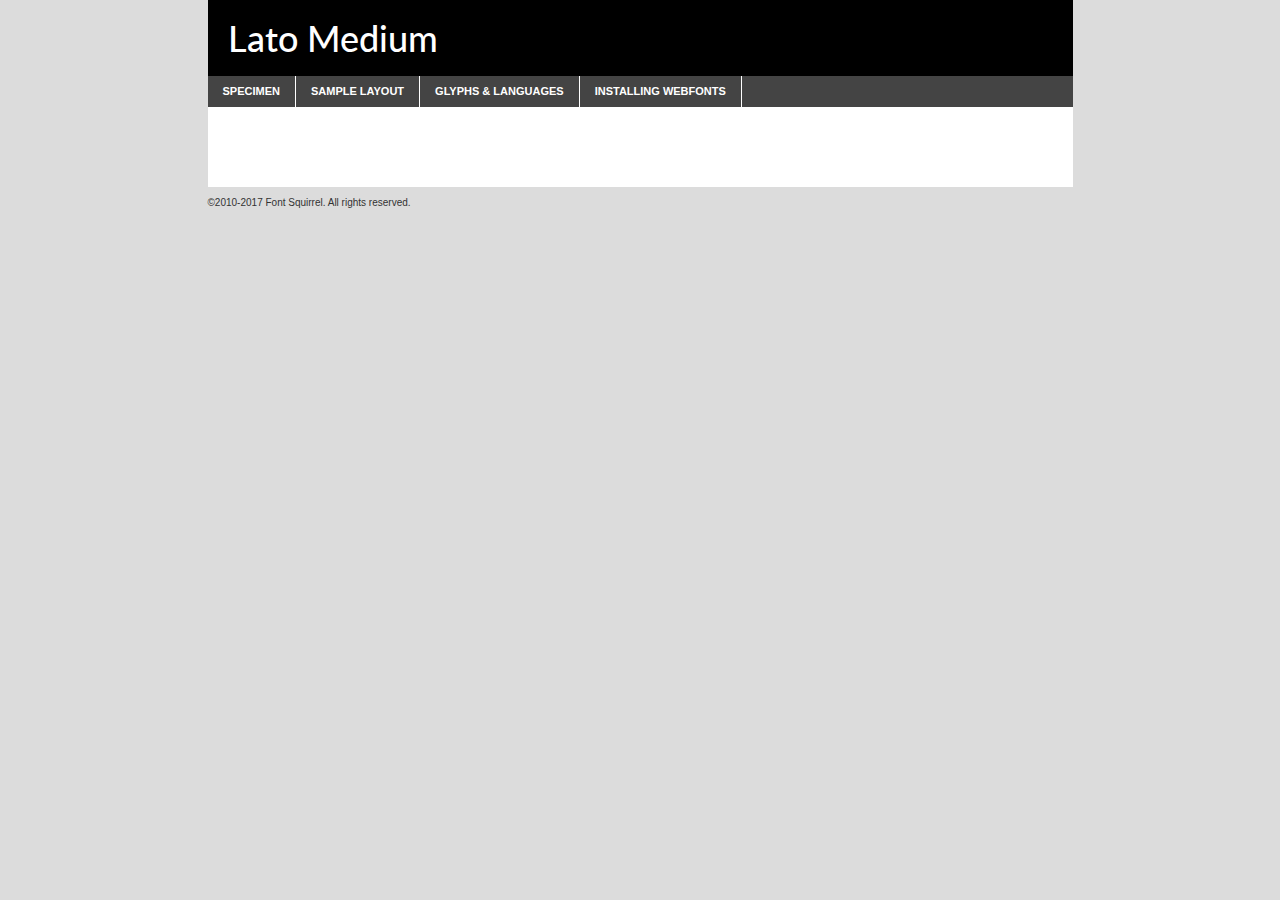
<file: myFonts/lato-medium-demo.html>
<!DOCTYPE html PUBLIC "-//W3C//DTD XHTML 1.0 Transitional//EN"
	"http://www.w3.org/TR/xhtml1/DTD/xhtml1-transitional.dtd">

<html xmlns="http://www.w3.org/1999/xhtml" xml:lang="en" lang="en">
<head>
	<meta http-equiv="Content-Type" content="text/html; charset=utf-8" />
	<script src="http://ajax.googleapis.com/ajax/libs/jquery/1.7.2/jquery.min.js" type="text/javascript" charset="utf-8"></script>
	<script type="text/javascript">
	(function($){$.fn.easyTabs=function(option){var param=jQuery.extend({fadeSpeed:"fast",defaultContent:1,activeClass:'active'},option);$(this).each(function(){var thisId="#"+this.id;if(param.defaultContent==''){param.defaultContent=1;}
	if(typeof param.defaultContent=="number")
	{var defaultTab=$(thisId+" .tabs li:eq("+(param.defaultContent-1)+") a").attr('href').substr(1);}else{var defaultTab=param.defaultContent;}
	$(thisId+" .tabs li a").each(function(){var tabToHide=$(this).attr('href').substr(1);$("#"+tabToHide).addClass('easytabs-tab-content');});hideAll();changeContent(defaultTab);function hideAll(){$(thisId+" .easytabs-tab-content").hide();}
	function changeContent(tabId){hideAll();$(thisId+" .tabs li").removeClass(param.activeClass);$(thisId+" .tabs li a[href=#"+tabId+"]").closest('li').addClass(param.activeClass);if(param.fadeSpeed!="none")
	{$(thisId+" #"+tabId).fadeIn(param.fadeSpeed);}else{$(thisId+" #"+tabId).show();}}
	$(thisId+" .tabs li").click(function(){var tabId=$(this).find('a').attr('href').substr(1);changeContent(tabId);return false;});});}})(jQuery);
	</script>
	<link rel="stylesheet" href="specimen_files/specimen_stylesheet.css" type="text/css" charset="utf-8" />
	<link rel="stylesheet" href="stylesheet.css" type="text/css" charset="utf-8" />

	<style type="text/css">
					body{
				font-family: 'latomedium';
							}
		</style>

	<title>Lato Medium Specimen</title>
	
	
	<script type="text/javascript" charset="utf-8">
		$(document).ready(function() {
			$('#container').easyTabs({defaultContent:1});
		});
	</script>
</head>

<body>
<div id="container">
	<div id="header">
		Lato Medium	</div>
	<ul class="tabs">
		<li><a href="#specimen">Specimen</a></li>
		<li><a href="#layout">Sample Layout</a></li>
				<li><a href="#glyphs">Glyphs &amp; Languages</a></li>
		<li><a href="#installing">Installing Webfonts</a></li>
		
	</ul>
	
	<div id="main_content">

		
			<div id="specimen">
		
				<div class="section">
					<div class="grid12 firstcol">
						<div class="huge">AaBb</div>
					</div>
				</div>
		
				<div class="section">
					<div class="glyph_range">A&#x200B;B&#x200b;C&#x200b;D&#x200b;E&#x200b;F&#x200b;G&#x200b;H&#x200b;I&#x200b;J&#x200b;K&#x200b;L&#x200b;M&#x200b;N&#x200b;O&#x200b;P&#x200b;Q&#x200b;R&#x200b;S&#x200b;T&#x200b;U&#x200b;V&#x200b;W&#x200b;X&#x200b;Y&#x200b;Z&#x200b;a&#x200b;b&#x200b;c&#x200b;d&#x200b;e&#x200b;f&#x200b;g&#x200b;h&#x200b;i&#x200b;j&#x200b;k&#x200b;l&#x200b;m&#x200b;n&#x200b;o&#x200b;p&#x200b;q&#x200b;r&#x200b;s&#x200b;t&#x200b;u&#x200b;v&#x200b;w&#x200b;x&#x200b;y&#x200b;z&#x200b;1&#x200b;2&#x200b;3&#x200b;4&#x200b;5&#x200b;6&#x200b;7&#x200b;8&#x200b;9&#x200b;0&#x200b;&amp;&#x200b;.&#x200b;,&#x200b;?&#x200b;!&#x200b;&#64;&#x200b;(&#x200b;)&#x200b;#&#x200b;$&#x200b;%&#x200b;*&#x200b;+&#x200b;-&#x200b;=&#x200b;:&#x200b;;</div>
				</div>
				<div class="section">
					<div class="grid12 firstcol">
						<table class="sample_table">
							<tr><td>10</td><td class="size10">abcdefghijklmnopqrstuvwxyzABCDEFGHIJKLMNOPQRSTUVWXYZ0123456789abcdefghijklmnopqrstuvwxyzABCDEFGHIJKLMNOPQRSTUVWXYZ0123456789abcdefghijklmnopqrstuvwxyzABCDEFGHIJKLMNOPQRSTUVWXYZ</td></tr>
							<tr><td>11</td><td class="size11">abcdefghijklmnopqrstuvwxyzABCDEFGHIJKLMNOPQRSTUVWXYZ0123456789abcdefghijklmnopqrstuvwxyzABCDEFGHIJKLMNOPQRSTUVWXYZ0123456789abcdefghijklmnopqrstuvwxyzABCDEFGHIJKLMNOPQRSTUVWXYZ</td></tr>
							<tr><td>12</td><td class="size12">abcdefghijklmnopqrstuvwxyzABCDEFGHIJKLMNOPQRSTUVWXYZ0123456789abcdefghijklmnopqrstuvwxyzABCDEFGHIJKLMNOPQRSTUVWXYZ0123456789abcdefghijklmnopqrstuvwxyzABCDEFGHIJKLMNOPQRSTUVWXYZ</td></tr>
							<tr><td>13</td><td class="size13">abcdefghijklmnopqrstuvwxyzABCDEFGHIJKLMNOPQRSTUVWXYZ0123456789abcdefghijklmnopqrstuvwxyzABCDEFGHIJKLMNOPQRSTUVWXYZ0123456789abcdefghijklmnopqrstuvwxyzABCDEFGHIJKLMNOPQRSTUVWXYZ</td></tr>
							<tr><td>14</td><td class="size14">abcdefghijklmnopqrstuvwxyzABCDEFGHIJKLMNOPQRSTUVWXYZ0123456789abcdefghijklmnopqrstuvwxyzABCDEFGHIJKLMNOPQRSTUVWXYZ0123456789abcdefghijklmnopqrstuvwxyzABCDEFGHIJKLMNOPQRSTUVWXYZ</td></tr>
							<tr><td>16</td><td class="size16">abcdefghijklmnopqrstuvwxyzABCDEFGHIJKLMNOPQRSTUVWXYZ0123456789abcdefghijklmnopqrstuvwxyzABCDEFGHIJKLMNOPQRSTUVWXYZ</td></tr>
							<tr><td>18</td><td class="size18">abcdefghijklmnopqrstuvwxyzABCDEFGHIJKLMNOPQRSTUVWXYZ0123456789abcdefghijklmnopqrstuvwxyzABCDEFGHIJKLMNOPQRSTUVWXYZ</td></tr>
							<tr><td>20</td><td class="size20">abcdefghijklmnopqrstuvwxyzABCDEFGHIJKLMNOPQRSTUVWXYZ0123456789abcdefghijklmnopqrstuvwxyzABCDEFGHIJKLMNOPQRSTUVWXYZ</td></tr>
							<tr><td>24</td><td class="size24">abcdefghijklmnopqrstuvwxyzABCDEFGHIJKLMNOPQRSTUVWXYZ0123456789abcdefghijklmnopqrstuvwxyzABCDEFGHIJKLMNOPQRSTUVWXYZ</td></tr>
							<tr><td>30</td><td class="size30">abcdefghijklmnopqrstuvwxyzABCDEFGHIJKLMNOPQRSTUVWXYZ0123456789abcdefghijklmnopqrstuvwxyzABCDEFGHIJKLMNOPQRSTUVWXYZ</td></tr>
							<tr><td>36</td><td class="size36">abcdefghijklmnopqrstuvwxyzABCDEFGHIJKLMNOPQRSTUVWXYZ0123456789abcdefghijklmnopqrstuvwxyzABCDEFGHIJKLMNOPQRSTUVWXYZ</td></tr>
							<tr><td>48</td><td class="size48">abcdefghijklmnopqrstuvwxyzABCDEFGHIJKLMNOPQRSTUVWXYZ0123456789abcdefghijklmnopqrstuvwxyzABCDEFGHIJKLMNOPQRSTUVWXYZ</td></tr>
							<tr><td>60</td><td class="size60">abcdefghijklmnopqrstuvwxyzABCDEFGHIJKLMNOPQRSTUVWXYZ0123456789abcdefghijklmnopqrstuvwxyzABCDEFGHIJKLMNOPQRSTUVWXYZ</td></tr>
							<tr><td>72</td><td class="size72">abcdefghijklmnopqrstuvwxyzABCDEFGHIJKLMNOPQRSTUVWXYZ0123456789abcdefghijklmnopqrstuvwxyzABCDEFGHIJKLMNOPQRSTUVWXYZ</td></tr>
							<tr><td>90</td><td class="size90">abcdefghijklmnopqrstuvwxyzABCDEFGHIJKLMNOPQRSTUVWXYZ0123456789abcdefghijklmnopqrstuvwxyzABCDEFGHIJKLMNOPQRSTUVWXYZ</td></tr>
						</table>
				
					</div>
			
				</div>
		
		
		
								<div class="section" id="bodycomparison">


										<div id="xheight">
				<div class="fontbody">&#x25FC;&#x25FC;&#x25FC;&#x25FC;&#x25FC;&#x25FC;&#x25FC;&#x25FC;&#x25FC;&#x25FC;&#x25FC;&#x25FC;&#x25FC;&#x25FC;&#x25FC;&#x25FC;&#x25FC;&#x25FC;&#x25FC;&#x25FC;&#x25FC;&#x25FC;&#x25FC;&#x25FC;&#x25FC;&#x25FC;&#x25FC;&#x25FC;&#x25FC;&#x25FC;&#x25FC;&#x25FC;&#x25FC;&#x25FC;&#x25FC;&#x25FC;&#x25FC;&#x25FC;&#x25FC;&#x25FC;&#x25FC;&#x25FC;&#x25FC;&#x25FC;&#x25FC;&#x25FC;&#x25FC;&#x25FC;&#x25FC;&#x25FC;&#x25FC;&#x25FC;&#x25FC;&#x25FC;&#x25FC;&#x25FC;&#x25FC;&#x25FC;&#x25FC;&#x25FC;&#x25FC;&#x25FC;&#x25FC;&#x25FC;&#x25FC;&#x25FC;&#x25FC;&#x25FC;&#x25FC;&#x25FC;&#x25FC;&#x25FC;&#x25FC;&#x25FC;&#x25FC;&#x25FC;&#x25FC;&#x25FC;&#x25FC;&#x25FC;&#x25FC;&#x25FC;&#x25FC;&#x25FC;&#x25FC;&#x25FC;&#x25FC;&#x25FC;&#x25FC;&#x25FC;&#x25FC;&#x25FC;&#x25FC;&#x25FC;&#x25FC;&#x25FC;&#x25FC;&#x25FC;&#x25FC;body</div><div class="arialbody">body</div><div class="verdanabody">body</div><div class="georgiabody">body</div></div>
										<div class="fontbody" style="z-index:1">
											body<span>Lato Medium</span>
										</div>
										<div class="arialbody" style="z-index:1">
											body<span>Arial</span>
										</div>
										<div class="verdanabody" style="z-index:1">
											body<span>Verdana</span>
										</div>
										<div class="georgiabody" style="z-index:1">
											body<span>Georgia</span>
										</div>



								</div>
		
		
				<div class="section psample psample_row1" id="">
					
					<div class="grid2 firstcol">
						<p class="size10"><span>10.</span>Aenean lacinia bibendum nulla sed consectetur. Fusce dapibus, tellus ac cursus commodo, tortor mauris condimentum nibh, ut fermentum massa justo sit amet risus. Nullam id dolor id nibh ultricies vehicula ut id elit. Cum sociis natoque penatibus et magnis dis parturient montes, nascetur ridiculus mus. Nulla vitae elit libero, a pharetra augue.</p>
			
					</div>
					<div class="grid3">
						<p class="size11"><span>11.</span>Aenean lacinia bibendum nulla sed consectetur. Fusce dapibus, tellus ac cursus commodo, tortor mauris condimentum nibh, ut fermentum massa justo sit amet risus. Nullam id dolor id nibh ultricies vehicula ut id elit. Cum sociis natoque penatibus et magnis dis parturient montes, nascetur ridiculus mus. Nulla vitae elit libero, a pharetra augue.</p>
			
					</div>
					<div class="grid3">
						<p class="size12"><span>12.</span>Aenean lacinia bibendum nulla sed consectetur. Fusce dapibus, tellus ac cursus commodo, tortor mauris condimentum nibh, ut fermentum massa justo sit amet risus. Nullam id dolor id nibh ultricies vehicula ut id elit. Cum sociis natoque penatibus et magnis dis parturient montes, nascetur ridiculus mus. Nulla vitae elit libero, a pharetra augue.</p>
			
					</div>
					<div class="grid4">
						<p class="size13"><span>13.</span>Aenean lacinia bibendum nulla sed consectetur. Fusce dapibus, tellus ac cursus commodo, tortor mauris condimentum nibh, ut fermentum massa justo sit amet risus. Nullam id dolor id nibh ultricies vehicula ut id elit. Cum sociis natoque penatibus et magnis dis parturient montes, nascetur ridiculus mus. Nulla vitae elit libero, a pharetra augue.</p>
			
					</div>
					<div class="white_blend"></div>
					
				</div>
				<div class="section psample psample_row2" id="">
					<div class="grid3 firstcol">
						<p class="size14"><span>14.</span>Aenean lacinia bibendum nulla sed consectetur. Fusce dapibus, tellus ac cursus commodo, tortor mauris condimentum nibh, ut fermentum massa justo sit amet risus. Nullam id dolor id nibh ultricies vehicula ut id elit. Cum sociis natoque penatibus et magnis dis parturient montes, nascetur ridiculus mus. Nulla vitae elit libero, a pharetra augue.</p>
			
					</div>
					<div class="grid4">
						<p class="size16"><span>16.</span>Aenean lacinia bibendum nulla sed consectetur. Fusce dapibus, tellus ac cursus commodo, tortor mauris condimentum nibh, ut fermentum massa justo sit amet risus. Nullam id dolor id nibh ultricies vehicula ut id elit. Cum sociis natoque penatibus et magnis dis parturient montes, nascetur ridiculus mus. Nulla vitae elit libero, a pharetra augue.</p>
			
					</div>
					<div class="grid5">
						<p class="size18"><span>18.</span>Aenean lacinia bibendum nulla sed consectetur. Fusce dapibus, tellus ac cursus commodo, tortor mauris condimentum nibh, ut fermentum massa justo sit amet risus. Nullam id dolor id nibh ultricies vehicula ut id elit. Cum sociis natoque penatibus et magnis dis parturient montes, nascetur ridiculus mus. Nulla vitae elit libero, a pharetra augue.</p>
			
					</div>

					<div class="white_blend"></div>

				</div>
				
				<div class="section psample psample_row3" id="">
					<div class="grid5 firstcol">
						<p class="size20"><span>20.</span>Aenean lacinia bibendum nulla sed consectetur. Fusce dapibus, tellus ac cursus commodo, tortor mauris condimentum nibh, ut fermentum massa justo sit amet risus. Nullam id dolor id nibh ultricies vehicula ut id elit. Cum sociis natoque penatibus et magnis dis parturient montes, nascetur ridiculus mus. Nulla vitae elit libero, a pharetra augue.</p>
					</div>
					<div class="grid7">
						<p class="size24"><span>24.</span>Aenean lacinia bibendum nulla sed consectetur. Fusce dapibus, tellus ac cursus commodo, tortor mauris condimentum nibh, ut fermentum massa justo sit amet risus. Nullam id dolor id nibh ultricies vehicula ut id elit. Cum sociis natoque penatibus et magnis dis parturient montes, nascetur ridiculus mus. Nulla vitae elit libero, a pharetra augue.</p>
					</div>
					
					<div class="white_blend"></div>
					
				</div>
				
				<div class="section psample psample_row4" id="">
					<div class="grid12 firstcol">
						<p class="size30"><span>30.</span>Aenean lacinia bibendum nulla sed consectetur. Fusce dapibus, tellus ac cursus commodo, tortor mauris condimentum nibh, ut fermentum massa justo sit amet risus. Nullam id dolor id nibh ultricies vehicula ut id elit. Cum sociis natoque penatibus et magnis dis parturient montes, nascetur ridiculus mus. Nulla vitae elit libero, a pharetra augue.</p>
					</div>
					<div class="white_blend"></div>
					
				</div>
				
				
				
				<div class="section psample psample_row1 fullreverse">
					<div class="grid2 firstcol">
						<p class="size10"><span>10.</span>Aenean lacinia bibendum nulla sed consectetur. Fusce dapibus, tellus ac cursus commodo, tortor mauris condimentum nibh, ut fermentum massa justo sit amet risus. Nullam id dolor id nibh ultricies vehicula ut id elit. Cum sociis natoque penatibus et magnis dis parturient montes, nascetur ridiculus mus. Nulla vitae elit libero, a pharetra augue.</p>
			
					</div>
					<div class="grid3">
						<p class="size11"><span>11.</span>Aenean lacinia bibendum nulla sed consectetur. Fusce dapibus, tellus ac cursus commodo, tortor mauris condimentum nibh, ut fermentum massa justo sit amet risus. Nullam id dolor id nibh ultricies vehicula ut id elit. Cum sociis natoque penatibus et magnis dis parturient montes, nascetur ridiculus mus. Nulla vitae elit libero, a pharetra augue.</p>
			
					</div>
					<div class="grid3">
						<p class="size12"><span>12.</span>Aenean lacinia bibendum nulla sed consectetur. Fusce dapibus, tellus ac cursus commodo, tortor mauris condimentum nibh, ut fermentum massa justo sit amet risus. Nullam id dolor id nibh ultricies vehicula ut id elit. Cum sociis natoque penatibus et magnis dis parturient montes, nascetur ridiculus mus. Nulla vitae elit libero, a pharetra augue.</p>
			
					</div>
					<div class="grid4">
						<p class="size13"><span>13.</span>Aenean lacinia bibendum nulla sed consectetur. Fusce dapibus, tellus ac cursus commodo, tortor mauris condimentum nibh, ut fermentum massa justo sit amet risus. Nullam id dolor id nibh ultricies vehicula ut id elit. Cum sociis natoque penatibus et magnis dis parturient montes, nascetur ridiculus mus. Nulla vitae elit libero, a pharetra augue.</p>
			
					</div>
					<div class="black_blend"></div>
					
				</div>
				
				<div class="section psample psample_row2 fullreverse">
					<div class="grid3 firstcol">
						<p class="size14"><span>14.</span>Aenean lacinia bibendum nulla sed consectetur. Fusce dapibus, tellus ac cursus commodo, tortor mauris condimentum nibh, ut fermentum massa justo sit amet risus. Nullam id dolor id nibh ultricies vehicula ut id elit. Cum sociis natoque penatibus et magnis dis parturient montes, nascetur ridiculus mus. Nulla vitae elit libero, a pharetra augue.</p>
			
					</div>
					<div class="grid4">
						<p class="size16"><span>16.</span>Aenean lacinia bibendum nulla sed consectetur. Fusce dapibus, tellus ac cursus commodo, tortor mauris condimentum nibh, ut fermentum massa justo sit amet risus. Nullam id dolor id nibh ultricies vehicula ut id elit. Cum sociis natoque penatibus et magnis dis parturient montes, nascetur ridiculus mus. Nulla vitae elit libero, a pharetra augue.</p>
			
					</div>
					<div class="grid5">
						<p class="size18"><span>18.</span>Aenean lacinia bibendum nulla sed consectetur. Fusce dapibus, tellus ac cursus commodo, tortor mauris condimentum nibh, ut fermentum massa justo sit amet risus. Nullam id dolor id nibh ultricies vehicula ut id elit. Cum sociis natoque penatibus et magnis dis parturient montes, nascetur ridiculus mus. Nulla vitae elit libero, a pharetra augue.</p>
			
					</div>
					<div class="black_blend"></div>

				</div>
				
				<div class="section psample fullreverse psample_row3" id="">
					<div class="grid5 firstcol">
						<p class="size20"><span>20.</span>Aenean lacinia bibendum nulla sed consectetur. Fusce dapibus, tellus ac cursus commodo, tortor mauris condimentum nibh, ut fermentum massa justo sit amet risus. Nullam id dolor id nibh ultricies vehicula ut id elit. Cum sociis natoque penatibus et magnis dis parturient montes, nascetur ridiculus mus. Nulla vitae elit libero, a pharetra augue.</p>
					</div>
					<div class="grid7">
						<p class="size24"><span>24.</span>Aenean lacinia bibendum nulla sed consectetur. Fusce dapibus, tellus ac cursus commodo, tortor mauris condimentum nibh, ut fermentum massa justo sit amet risus. Nullam id dolor id nibh ultricies vehicula ut id elit. Cum sociis natoque penatibus et magnis dis parturient montes, nascetur ridiculus mus. Nulla vitae elit libero, a pharetra augue.</p>
					</div>
					
					<div class="black_blend"></div>
					
				</div>
				
				<div class="section psample fullreverse psample_row4" id="" style="border-bottom: 20px #000 solid;">
					<div class="grid12 firstcol">
						<p class="size30"><span>30.</span>Aenean lacinia bibendum nulla sed consectetur. Fusce dapibus, tellus ac cursus commodo, tortor mauris condimentum nibh, ut fermentum massa justo sit amet risus. Nullam id dolor id nibh ultricies vehicula ut id elit. Cum sociis natoque penatibus et magnis dis parturient montes, nascetur ridiculus mus. Nulla vitae elit libero, a pharetra augue.</p>
					</div>
					<div class="black_blend"></div>
					
				</div>
				
				
				
				
			</div>
			
			<div id="layout">
				
				<div class="section">
					
					<div class="grid12 firstcol">
						<h1>Lorem Ipsum Dolor</h1>
						<h2>Etiam porta sem malesuada magna mollis euismod</h2>
						
						<p class="byline">By <a href="#link">Aenean Lacinia</a></p>
					</div>
				</div>
				<div class="section">
					<div class="grid8 firstcol">
						<p class="large">Donec sed odio dui. Morbi leo risus, porta ac consectetur ac, vestibulum at eros. Fusce dapibus, tellus ac cursus commodo, tortor mauris condimentum nibh, ut fermentum massa justo sit amet risus. </p>

						
						<h3>Pellentesque ornare sem</h3>

						<p>Maecenas sed diam eget risus varius blandit sit amet non magna. Maecenas faucibus mollis interdum. Donec ullamcorper nulla non metus auctor fringilla. Nullam id dolor id nibh ultricies vehicula ut id elit. Nullam id dolor id nibh ultricies vehicula ut id elit. </p>

						<p>Aenean eu leo quam. Pellentesque ornare sem lacinia quam venenatis vestibulum. Lorem ipsum dolor sit amet, consectetur adipiscing elit. Cum sociis natoque penatibus et magnis dis parturient montes, nascetur ridiculus mus. </p>

						<p>Nulla vitae elit libero, a pharetra augue. Praesent commodo cursus magna, vel scelerisque nisl consectetur et. Aenean lacinia bibendum nulla sed consectetur. </p>

						<p>Nullam quis risus eget urna mollis ornare vel eu leo. Nullam quis risus eget urna mollis ornare vel eu leo. Maecenas sed diam eget risus varius blandit sit amet non magna. Donec ullamcorper nulla non metus auctor fringilla. </p>

						<h3>Cras mattis consectetur</h3>

						<p>Aenean eu leo quam. Pellentesque ornare sem lacinia quam venenatis vestibulum. Aenean lacinia bibendum nulla sed consectetur. Integer posuere erat a ante venenatis dapibus posuere velit aliquet. Cras mattis consectetur purus sit amet fermentum. </p>

						<p>Nullam id dolor id nibh ultricies vehicula ut id elit. Nullam quis risus eget urna mollis ornare vel eu leo. Cras mattis consectetur purus sit amet fermentum.</p>
					</div>
					
					<div class="grid4 sidebar">
						
						<div class="box reverse">
							<p class="last">Nullam quis risus eget urna mollis ornare vel eu leo. Donec ullamcorper nulla non metus auctor fringilla. Cras mattis consectetur purus sit amet fermentum. Sed posuere consectetur est at lobortis. Lorem ipsum dolor sit amet, consectetur adipiscing elit. </p>
						</div>
						
						<p class="caption">Maecenas sed diam eget risus varius.</p>

						<p>Vestibulum id ligula porta felis euismod semper. Integer posuere erat a ante venenatis dapibus posuere velit aliquet. Vestibulum id ligula porta felis euismod semper. Sed posuere consectetur est at lobortis. Maecenas sed diam eget risus varius blandit sit amet non magna. Fusce dapibus, tellus ac cursus commodo, tortor mauris condimentum nibh, ut fermentum massa justo sit amet risus. </p>

					

						<p>Duis mollis, est non commodo luctus, nisi erat porttitor ligula, eget lacinia odio sem nec elit. Aenean lacinia bibendum nulla sed consectetur. Vivamus sagittis lacus vel augue laoreet rutrum faucibus dolor auctor. Aenean lacinia bibendum nulla sed consectetur. Nullam quis risus eget urna mollis ornare vel eu leo. </p>

						<p>Praesent commodo cursus magna, vel scelerisque nisl consectetur et. Donec ullamcorper nulla non metus auctor fringilla. Maecenas faucibus mollis interdum. Fusce dapibus, tellus ac cursus commodo, tortor mauris condimentum nibh, ut fermentum massa justo sit amet risus. </p>

					</div>
				</div>
				
			</div>


			



		<div id="glyphs">
			<div class="section">
				<div class="grid12 firstcol">
			
				<h1>Language Support</h1>
				<p>The subset of Lato Medium in this kit supports the following languages:<br />
			
					Albanian, Basque, Breton, Chamorro, Danish, Dutch, English, Faroese, Finnish, French, Frisian, Galician, German, Icelandic, Italian, Malagasy, Norwegian, Portuguese, Spanish, Alsatian, Aragonese, Arapaho, Arrernte, Asturian, Aymara, Bislama, Cebuano, Corsican, Fijian, French_creole, Genoese, Gilbertese, Greenlandic, Haitian_creole, Hiligaynon, Hmong, Hopi, Ibanag, Iloko_ilokano, Indonesian, Interglossa_glosa, Interlingua, Irish_gaelic, Jerriais, Lojban, Lombard, Luxembourgeois, Manx, Mohawk, Norfolk_pitcairnese, Occitan, Oromo, Pangasinan, Papiamento, Piedmontese, Potawatomi, Rhaeto-romance, Romansh, Rotokas, Sami_lule, Samoan, Sardinian, Scots_gaelic, Seychelles_creole, Shona, Sicilian, Somali, Southern_ndebele, Swahili, Swati_swazi, Tagalog_filipino_pilipino, Tetum, Tok_pisin, Uyghur_latinized, Volapuk, Walloon, Warlpiri, Xhosa, Yapese, Zulu, Latinbasic, Ubasic, Demo				</p>
				<h1>Glyph Chart</h1>
				<p>The subset of Lato Medium in this kit includes all the glyphs listed below. Unicode entities are included above each glyph to help you insert individual characters into your layout.</p>
				<div id="glyph_chart">
			
																														 <div><p>&amp;#32;</p>&#32;</div>
																				 <div><p>&amp;#33;</p>&#33;</div>
																				 <div><p>&amp;#34;</p>&#34;</div>
																				 <div><p>&amp;#35;</p>&#35;</div>
																				 <div><p>&amp;#36;</p>&#36;</div>
																				 <div><p>&amp;#37;</p>&#37;</div>
																				 <div><p>&amp;#38;</p>&#38;</div>
																				 <div><p>&amp;#39;</p>&#39;</div>
																				 <div><p>&amp;#40;</p>&#40;</div>
																				 <div><p>&amp;#41;</p>&#41;</div>
																				 <div><p>&amp;#42;</p>&#42;</div>
																				 <div><p>&amp;#43;</p>&#43;</div>
																				 <div><p>&amp;#44;</p>&#44;</div>
																				 <div><p>&amp;#45;</p>&#45;</div>
																				 <div><p>&amp;#46;</p>&#46;</div>
																				 <div><p>&amp;#47;</p>&#47;</div>
																				 <div><p>&amp;#48;</p>&#48;</div>
																				 <div><p>&amp;#49;</p>&#49;</div>
																				 <div><p>&amp;#50;</p>&#50;</div>
																				 <div><p>&amp;#51;</p>&#51;</div>
																				 <div><p>&amp;#52;</p>&#52;</div>
																				 <div><p>&amp;#53;</p>&#53;</div>
																				 <div><p>&amp;#54;</p>&#54;</div>
																				 <div><p>&amp;#55;</p>&#55;</div>
																				 <div><p>&amp;#56;</p>&#56;</div>
																				 <div><p>&amp;#57;</p>&#57;</div>
																				 <div><p>&amp;#58;</p>&#58;</div>
																				 <div><p>&amp;#59;</p>&#59;</div>
																				 <div><p>&amp;#60;</p>&#60;</div>
																				 <div><p>&amp;#61;</p>&#61;</div>
																				 <div><p>&amp;#62;</p>&#62;</div>
																				 <div><p>&amp;#63;</p>&#63;</div>
																				 <div><p>&amp;#64;</p>&#64;</div>
																				 <div><p>&amp;#65;</p>&#65;</div>
																				 <div><p>&amp;#66;</p>&#66;</div>
																				 <div><p>&amp;#67;</p>&#67;</div>
																				 <div><p>&amp;#68;</p>&#68;</div>
																				 <div><p>&amp;#69;</p>&#69;</div>
																				 <div><p>&amp;#70;</p>&#70;</div>
																				 <div><p>&amp;#71;</p>&#71;</div>
																				 <div><p>&amp;#72;</p>&#72;</div>
																				 <div><p>&amp;#73;</p>&#73;</div>
																				 <div><p>&amp;#74;</p>&#74;</div>
																				 <div><p>&amp;#75;</p>&#75;</div>
																				 <div><p>&amp;#76;</p>&#76;</div>
																				 <div><p>&amp;#77;</p>&#77;</div>
																				 <div><p>&amp;#78;</p>&#78;</div>
																				 <div><p>&amp;#79;</p>&#79;</div>
																				 <div><p>&amp;#80;</p>&#80;</div>
																				 <div><p>&amp;#81;</p>&#81;</div>
																				 <div><p>&amp;#82;</p>&#82;</div>
																				 <div><p>&amp;#83;</p>&#83;</div>
																				 <div><p>&amp;#84;</p>&#84;</div>
																				 <div><p>&amp;#85;</p>&#85;</div>
																				 <div><p>&amp;#86;</p>&#86;</div>
																				 <div><p>&amp;#87;</p>&#87;</div>
																				 <div><p>&amp;#88;</p>&#88;</div>
																				 <div><p>&amp;#89;</p>&#89;</div>
																				 <div><p>&amp;#90;</p>&#90;</div>
																				 <div><p>&amp;#91;</p>&#91;</div>
																				 <div><p>&amp;#92;</p>&#92;</div>
																				 <div><p>&amp;#93;</p>&#93;</div>
																				 <div><p>&amp;#94;</p>&#94;</div>
																				 <div><p>&amp;#95;</p>&#95;</div>
																				 <div><p>&amp;#96;</p>&#96;</div>
																				 <div><p>&amp;#97;</p>&#97;</div>
																				 <div><p>&amp;#98;</p>&#98;</div>
																				 <div><p>&amp;#99;</p>&#99;</div>
																				 <div><p>&amp;#100;</p>&#100;</div>
																				 <div><p>&amp;#101;</p>&#101;</div>
																				 <div><p>&amp;#102;</p>&#102;</div>
																				 <div><p>&amp;#103;</p>&#103;</div>
																				 <div><p>&amp;#104;</p>&#104;</div>
																				 <div><p>&amp;#105;</p>&#105;</div>
																				 <div><p>&amp;#106;</p>&#106;</div>
																				 <div><p>&amp;#107;</p>&#107;</div>
																				 <div><p>&amp;#108;</p>&#108;</div>
																				 <div><p>&amp;#109;</p>&#109;</div>
																				 <div><p>&amp;#110;</p>&#110;</div>
																				 <div><p>&amp;#111;</p>&#111;</div>
																				 <div><p>&amp;#112;</p>&#112;</div>
																				 <div><p>&amp;#113;</p>&#113;</div>
																				 <div><p>&amp;#114;</p>&#114;</div>
																				 <div><p>&amp;#115;</p>&#115;</div>
																				 <div><p>&amp;#116;</p>&#116;</div>
																				 <div><p>&amp;#117;</p>&#117;</div>
																				 <div><p>&amp;#118;</p>&#118;</div>
																				 <div><p>&amp;#119;</p>&#119;</div>
																				 <div><p>&amp;#120;</p>&#120;</div>
																				 <div><p>&amp;#121;</p>&#121;</div>
																				 <div><p>&amp;#122;</p>&#122;</div>
																				 <div><p>&amp;#123;</p>&#123;</div>
																				 <div><p>&amp;#124;</p>&#124;</div>
																				 <div><p>&amp;#125;</p>&#125;</div>
																				 <div><p>&amp;#126;</p>&#126;</div>
																				 <div><p>&amp;#160;</p>&#160;</div>
																				 <div><p>&amp;#161;</p>&#161;</div>
																				 <div><p>&amp;#162;</p>&#162;</div>
																				 <div><p>&amp;#163;</p>&#163;</div>
																				 <div><p>&amp;#164;</p>&#164;</div>
																				 <div><p>&amp;#165;</p>&#165;</div>
																				 <div><p>&amp;#166;</p>&#166;</div>
																				 <div><p>&amp;#167;</p>&#167;</div>
																				 <div><p>&amp;#168;</p>&#168;</div>
																				 <div><p>&amp;#169;</p>&#169;</div>
																				 <div><p>&amp;#170;</p>&#170;</div>
																				 <div><p>&amp;#171;</p>&#171;</div>
																				 <div><p>&amp;#172;</p>&#172;</div>
																				 <div><p>&amp;#45;</p>&#45;</div>
																				 <div><p>&amp;#174;</p>&#174;</div>
																				 <div><p>&amp;#175;</p>&#175;</div>
																				 <div><p>&amp;#176;</p>&#176;</div>
																				 <div><p>&amp;#177;</p>&#177;</div>
																				 <div><p>&amp;#178;</p>&#178;</div>
																				 <div><p>&amp;#179;</p>&#179;</div>
																				 <div><p>&amp;#180;</p>&#180;</div>
																				 <div><p>&amp;#181;</p>&#181;</div>
																				 <div><p>&amp;#182;</p>&#182;</div>
																				 <div><p>&amp;#183;</p>&#183;</div>
																				 <div><p>&amp;#184;</p>&#184;</div>
																				 <div><p>&amp;#185;</p>&#185;</div>
																				 <div><p>&amp;#186;</p>&#186;</div>
																				 <div><p>&amp;#187;</p>&#187;</div>
																				 <div><p>&amp;#188;</p>&#188;</div>
																				 <div><p>&amp;#189;</p>&#189;</div>
																				 <div><p>&amp;#190;</p>&#190;</div>
																				 <div><p>&amp;#191;</p>&#191;</div>
																				 <div><p>&amp;#192;</p>&#192;</div>
																				 <div><p>&amp;#193;</p>&#193;</div>
																				 <div><p>&amp;#194;</p>&#194;</div>
																				 <div><p>&amp;#195;</p>&#195;</div>
																				 <div><p>&amp;#196;</p>&#196;</div>
																				 <div><p>&amp;#197;</p>&#197;</div>
																				 <div><p>&amp;#198;</p>&#198;</div>
																				 <div><p>&amp;#199;</p>&#199;</div>
																				 <div><p>&amp;#200;</p>&#200;</div>
																				 <div><p>&amp;#201;</p>&#201;</div>
																				 <div><p>&amp;#202;</p>&#202;</div>
																				 <div><p>&amp;#203;</p>&#203;</div>
																				 <div><p>&amp;#204;</p>&#204;</div>
																				 <div><p>&amp;#205;</p>&#205;</div>
																				 <div><p>&amp;#206;</p>&#206;</div>
																				 <div><p>&amp;#207;</p>&#207;</div>
																				 <div><p>&amp;#208;</p>&#208;</div>
																				 <div><p>&amp;#209;</p>&#209;</div>
																				 <div><p>&amp;#210;</p>&#210;</div>
																				 <div><p>&amp;#211;</p>&#211;</div>
																				 <div><p>&amp;#212;</p>&#212;</div>
																				 <div><p>&amp;#213;</p>&#213;</div>
																				 <div><p>&amp;#214;</p>&#214;</div>
																				 <div><p>&amp;#215;</p>&#215;</div>
																				 <div><p>&amp;#216;</p>&#216;</div>
																				 <div><p>&amp;#217;</p>&#217;</div>
																				 <div><p>&amp;#218;</p>&#218;</div>
																				 <div><p>&amp;#219;</p>&#219;</div>
																				 <div><p>&amp;#220;</p>&#220;</div>
																				 <div><p>&amp;#221;</p>&#221;</div>
																				 <div><p>&amp;#222;</p>&#222;</div>
																				 <div><p>&amp;#223;</p>&#223;</div>
																				 <div><p>&amp;#224;</p>&#224;</div>
																				 <div><p>&amp;#225;</p>&#225;</div>
																				 <div><p>&amp;#226;</p>&#226;</div>
																				 <div><p>&amp;#227;</p>&#227;</div>
																				 <div><p>&amp;#228;</p>&#228;</div>
																				 <div><p>&amp;#229;</p>&#229;</div>
																				 <div><p>&amp;#230;</p>&#230;</div>
																				 <div><p>&amp;#231;</p>&#231;</div>
																				 <div><p>&amp;#232;</p>&#232;</div>
																				 <div><p>&amp;#233;</p>&#233;</div>
																				 <div><p>&amp;#234;</p>&#234;</div>
																				 <div><p>&amp;#235;</p>&#235;</div>
																				 <div><p>&amp;#236;</p>&#236;</div>
																				 <div><p>&amp;#237;</p>&#237;</div>
																				 <div><p>&amp;#238;</p>&#238;</div>
																				 <div><p>&amp;#239;</p>&#239;</div>
																				 <div><p>&amp;#240;</p>&#240;</div>
																				 <div><p>&amp;#241;</p>&#241;</div>
																				 <div><p>&amp;#242;</p>&#242;</div>
																				 <div><p>&amp;#243;</p>&#243;</div>
																				 <div><p>&amp;#244;</p>&#244;</div>
																				 <div><p>&amp;#245;</p>&#245;</div>
																				 <div><p>&amp;#246;</p>&#246;</div>
																				 <div><p>&amp;#247;</p>&#247;</div>
																				 <div><p>&amp;#248;</p>&#248;</div>
																				 <div><p>&amp;#249;</p>&#249;</div>
																				 <div><p>&amp;#250;</p>&#250;</div>
																				 <div><p>&amp;#251;</p>&#251;</div>
																				 <div><p>&amp;#252;</p>&#252;</div>
																				 <div><p>&amp;#253;</p>&#253;</div>
																				 <div><p>&amp;#254;</p>&#254;</div>
																				 <div><p>&amp;#255;</p>&#255;</div>
																				 <div><p>&amp;#338;</p>&#338;</div>
																				 <div><p>&amp;#339;</p>&#339;</div>
																				 <div><p>&amp;#376;</p>&#376;</div>
																				 <div><p>&amp;#710;</p>&#710;</div>
																				 <div><p>&amp;#732;</p>&#732;</div>
																				 <div><p>&amp;#8192;</p>&#8192;</div>
																				 <div><p>&amp;#8193;</p>&#8193;</div>
																				 <div><p>&amp;#8194;</p>&#8194;</div>
																				 <div><p>&amp;#8195;</p>&#8195;</div>
																				 <div><p>&amp;#8196;</p>&#8196;</div>
																				 <div><p>&amp;#8197;</p>&#8197;</div>
																				 <div><p>&amp;#8198;</p>&#8198;</div>
																				 <div><p>&amp;#8199;</p>&#8199;</div>
																				 <div><p>&amp;#8200;</p>&#8200;</div>
																				 <div><p>&amp;#8201;</p>&#8201;</div>
																				 <div><p>&amp;#8202;</p>&#8202;</div>
																				 <div><p>&amp;#8208;</p>&#8208;</div>
																				 <div><p>&amp;#8209;</p>&#8209;</div>
																				 <div><p>&amp;#8210;</p>&#8210;</div>
																				 <div><p>&amp;#8211;</p>&#8211;</div>
																				 <div><p>&amp;#8212;</p>&#8212;</div>
																				 <div><p>&amp;#8216;</p>&#8216;</div>
																				 <div><p>&amp;#8217;</p>&#8217;</div>
																				 <div><p>&amp;#8218;</p>&#8218;</div>
																				 <div><p>&amp;#8220;</p>&#8220;</div>
																				 <div><p>&amp;#8221;</p>&#8221;</div>
																				 <div><p>&amp;#8222;</p>&#8222;</div>
																				 <div><p>&amp;#8226;</p>&#8226;</div>
																				 <div><p>&amp;#8230;</p>&#8230;</div>
																				 <div><p>&amp;#8239;</p>&#8239;</div>
																				 <div><p>&amp;#8249;</p>&#8249;</div>
																				 <div><p>&amp;#8250;</p>&#8250;</div>
																				 <div><p>&amp;#8287;</p>&#8287;</div>
																				 <div><p>&amp;#8364;</p>&#8364;</div>
																				 <div><p>&amp;#8482;</p>&#8482;</div>
																				 <div><p>&amp;#9724;</p>&#9724;</div>
																				 <div><p>&amp;#64257;</p>&#64257;</div>
																				 <div><p>&amp;#64258;</p>&#64258;</div>
																				 <div><p>&amp;#64259;</p>&#64259;</div>
																				 <div><p>&amp;#64260;</p>&#64260;</div>
																																						</div>	
				</div>
		
		
			</div>
		</div>
		
		
		<div id="specs">
			
		</div>
	
		<div id="installing">
			<div class="section">
				<div class="grid7 firstcol">
					<h1>Installing Webfonts</h1>
					
					<p>Webfonts are supported by all major browser platforms but not all in the same way. There are currently four different font formats that must be included in order to target all browsers. This includes TTF, WOFF, EOT and SVG.</p>
					
					<h2>1. Upload your webfonts</h2>
					<p>You must upload your webfont kit to your website. They should be in or near the same directory as your CSS files.</p>
					
					<h2>2. Include the webfont stylesheet</h2>
					<p>A special CSS @font-face declaration helps the various browsers select the appropriate font it needs without causing you a bunch of headaches. Learn more about this syntax by reading the <a href="https://www.fontspring.com/blog/further-hardening-of-the-bulletproof-syntax">Fontspring blog post</a> about it. The code for it is as follows:</p>


<code>
@font-face{ 
	font-family: 'MyWebFont';
	src: url('WebFont.eot');
	src: url('WebFont.eot?#iefix') format('embedded-opentype'),
	     url('WebFont.woff') format('woff'),
	     url('WebFont.ttf') format('truetype'),
	     url('WebFont.svg#webfont') format('svg');
}
</code>

	<p>We've already gone ahead and generated the code for you. All you have to do is link to the stylesheet in your HTML, like this:</p>
	<code>&lt;link rel=&quot;stylesheet&quot; href=&quot;stylesheet.css&quot; type=&quot;text/css&quot; charset=&quot;utf-8&quot; /&gt;</code>

					<h2>3. Modify your own stylesheet</h2>
					<p>To take advantage of your new fonts, you must tell your stylesheet to use them. Look at the original @font-face declaration above and find the property called "font-family." The name linked there will be what you use to reference the font. Prepend that webfont name to the font stack in the "font-family" property, inside the selector you want to change. For example:</p>
<code>p { font-family: 'WebFont', Arial, sans-serif; }</code>

<h2>4. Test</h2>
<p>Getting webfonts to work cross-browser <em>can</em> be tricky. Use the information in the sidebar to help you if you find that fonts aren't loading in a particular browser.</p>
				</div>
				
				<div class="grid5 sidebar">
					<div class="box">
						<h2>Troubleshooting<br />Font-Face Problems</h2>
						<p>Having trouble getting your webfonts to load in your new website? Here are some tips to sort out what might be the problem.</p>

						<h3>Fonts not showing in any browser</h3>

						<p>This sounds like you need to work on the plumbing. You either did not upload the fonts to the correct directory, or you did not link the fonts properly in the CSS. If you've confirmed that all this is correct and you still have a problem, take a look at your .htaccess file and see if requests are getting intercepted.</p>

						<h3>Fonts not loading in iPhone or iPad</h3>

						<p>The most common problem here is that you are serving the fonts from an IIS server. IIS refuses to serve files that have unknown MIME types. If that is the case, you must set the MIME type for SVG to "image/svg+xml" in the server settings. Follow these instructions from Microsoft if you need help.</p>

						<h3>Fonts not loading in Firefox</h3>

						<p>The primary reason for this failure? You are still using a version Firefox older than 3.5. So upgrade already! If that isn't it, then you are very likely serving fonts from a different domain. Firefox requires that all font assets be served from the same domain. Lastly it is possible that you need to add WOFF to your list of MIME types (if you are serving via IIS.)</p>

						<h3>Fonts not loading in IE</h3>

						<p>Are you looking at Internet Explorer on an actual Windows machine or are you cheating by using a service like Adobe BrowserLab? Many of these screenshot services do not render @font-face for IE. Best to test it on a real machine.</p>

						<h3>Fonts not loading in IE9</h3>

						<p>IE9, like Firefox, requires that fonts be served from the same domain as the website. Make sure that is the case.</p>
					</div>
				</div>
			</div>
			
		</div>
	
	</div>
	<div id="footer">
		<p>&copy;2010-2017 Font Squirrel. All rights reserved.</p>
	</div>
</div>
</body>
</html>
</file>
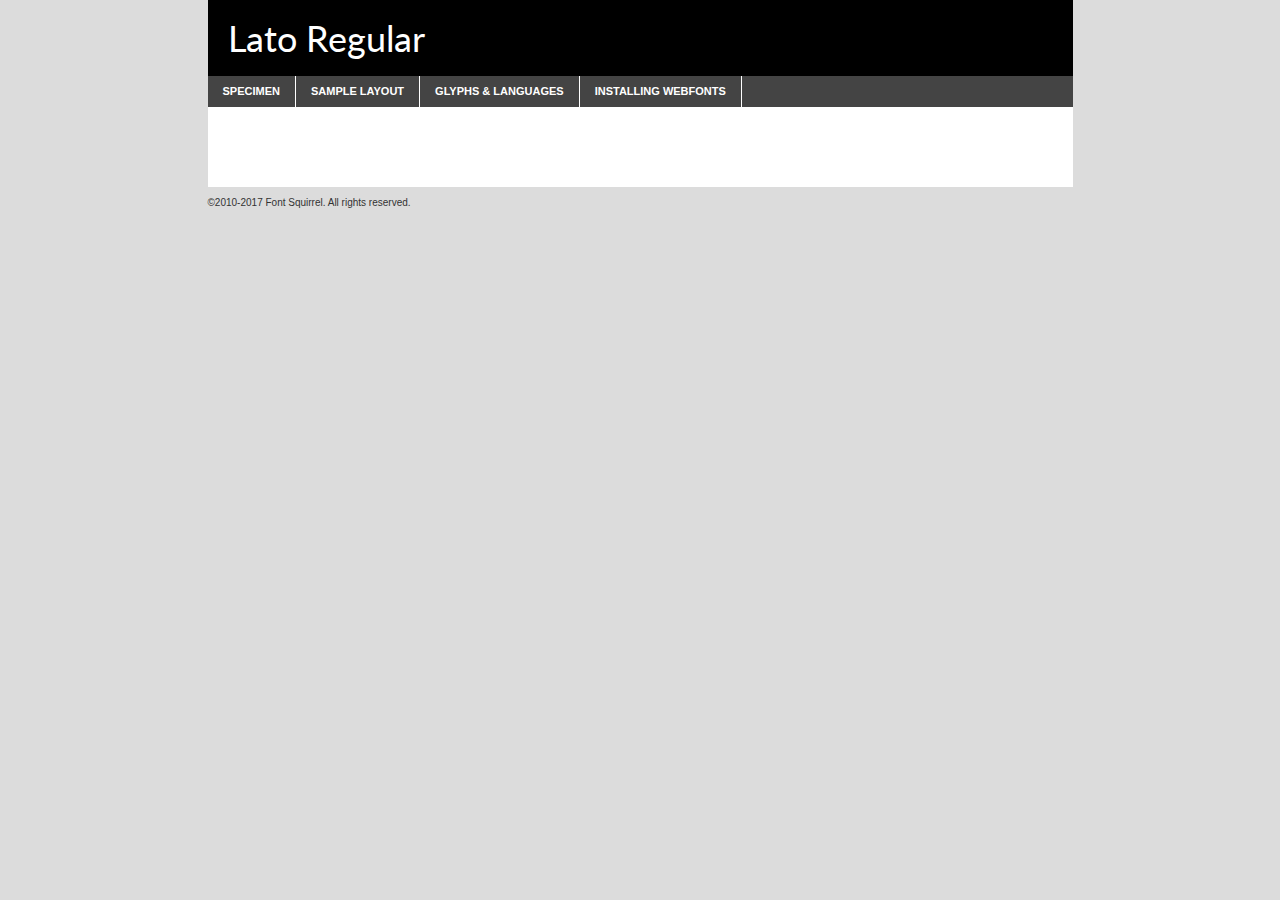
<file: myFonts/lato-regular-demo.html>
<!DOCTYPE html PUBLIC "-//W3C//DTD XHTML 1.0 Transitional//EN"
	"http://www.w3.org/TR/xhtml1/DTD/xhtml1-transitional.dtd">

<html xmlns="http://www.w3.org/1999/xhtml" xml:lang="en" lang="en">
<head>
	<meta http-equiv="Content-Type" content="text/html; charset=utf-8" />
	<script src="http://ajax.googleapis.com/ajax/libs/jquery/1.7.2/jquery.min.js" type="text/javascript" charset="utf-8"></script>
	<script type="text/javascript">
	(function($){$.fn.easyTabs=function(option){var param=jQuery.extend({fadeSpeed:"fast",defaultContent:1,activeClass:'active'},option);$(this).each(function(){var thisId="#"+this.id;if(param.defaultContent==''){param.defaultContent=1;}
	if(typeof param.defaultContent=="number")
	{var defaultTab=$(thisId+" .tabs li:eq("+(param.defaultContent-1)+") a").attr('href').substr(1);}else{var defaultTab=param.defaultContent;}
	$(thisId+" .tabs li a").each(function(){var tabToHide=$(this).attr('href').substr(1);$("#"+tabToHide).addClass('easytabs-tab-content');});hideAll();changeContent(defaultTab);function hideAll(){$(thisId+" .easytabs-tab-content").hide();}
	function changeContent(tabId){hideAll();$(thisId+" .tabs li").removeClass(param.activeClass);$(thisId+" .tabs li a[href=#"+tabId+"]").closest('li').addClass(param.activeClass);if(param.fadeSpeed!="none")
	{$(thisId+" #"+tabId).fadeIn(param.fadeSpeed);}else{$(thisId+" #"+tabId).show();}}
	$(thisId+" .tabs li").click(function(){var tabId=$(this).find('a').attr('href').substr(1);changeContent(tabId);return false;});});}})(jQuery);
	</script>
	<link rel="stylesheet" href="specimen_files/specimen_stylesheet.css" type="text/css" charset="utf-8" />
	<link rel="stylesheet" href="stylesheet.css" type="text/css" charset="utf-8" />

	<style type="text/css">
					body{
				font-family: 'latoregular';
							}
		</style>

	<title>Lato Regular Specimen</title>
	
	
	<script type="text/javascript" charset="utf-8">
		$(document).ready(function() {
			$('#container').easyTabs({defaultContent:1});
		});
	</script>
</head>

<body>
<div id="container">
	<div id="header">
		Lato Regular	</div>
	<ul class="tabs">
		<li><a href="#specimen">Specimen</a></li>
		<li><a href="#layout">Sample Layout</a></li>
				<li><a href="#glyphs">Glyphs &amp; Languages</a></li>
		<li><a href="#installing">Installing Webfonts</a></li>
		
	</ul>
	
	<div id="main_content">

		
			<div id="specimen">
		
				<div class="section">
					<div class="grid12 firstcol">
						<div class="huge">AaBb</div>
					</div>
				</div>
		
				<div class="section">
					<div class="glyph_range">A&#x200B;B&#x200b;C&#x200b;D&#x200b;E&#x200b;F&#x200b;G&#x200b;H&#x200b;I&#x200b;J&#x200b;K&#x200b;L&#x200b;M&#x200b;N&#x200b;O&#x200b;P&#x200b;Q&#x200b;R&#x200b;S&#x200b;T&#x200b;U&#x200b;V&#x200b;W&#x200b;X&#x200b;Y&#x200b;Z&#x200b;a&#x200b;b&#x200b;c&#x200b;d&#x200b;e&#x200b;f&#x200b;g&#x200b;h&#x200b;i&#x200b;j&#x200b;k&#x200b;l&#x200b;m&#x200b;n&#x200b;o&#x200b;p&#x200b;q&#x200b;r&#x200b;s&#x200b;t&#x200b;u&#x200b;v&#x200b;w&#x200b;x&#x200b;y&#x200b;z&#x200b;1&#x200b;2&#x200b;3&#x200b;4&#x200b;5&#x200b;6&#x200b;7&#x200b;8&#x200b;9&#x200b;0&#x200b;&amp;&#x200b;.&#x200b;,&#x200b;?&#x200b;!&#x200b;&#64;&#x200b;(&#x200b;)&#x200b;#&#x200b;$&#x200b;%&#x200b;*&#x200b;+&#x200b;-&#x200b;=&#x200b;:&#x200b;;</div>
				</div>
				<div class="section">
					<div class="grid12 firstcol">
						<table class="sample_table">
							<tr><td>10</td><td class="size10">abcdefghijklmnopqrstuvwxyzABCDEFGHIJKLMNOPQRSTUVWXYZ0123456789abcdefghijklmnopqrstuvwxyzABCDEFGHIJKLMNOPQRSTUVWXYZ0123456789abcdefghijklmnopqrstuvwxyzABCDEFGHIJKLMNOPQRSTUVWXYZ</td></tr>
							<tr><td>11</td><td class="size11">abcdefghijklmnopqrstuvwxyzABCDEFGHIJKLMNOPQRSTUVWXYZ0123456789abcdefghijklmnopqrstuvwxyzABCDEFGHIJKLMNOPQRSTUVWXYZ0123456789abcdefghijklmnopqrstuvwxyzABCDEFGHIJKLMNOPQRSTUVWXYZ</td></tr>
							<tr><td>12</td><td class="size12">abcdefghijklmnopqrstuvwxyzABCDEFGHIJKLMNOPQRSTUVWXYZ0123456789abcdefghijklmnopqrstuvwxyzABCDEFGHIJKLMNOPQRSTUVWXYZ0123456789abcdefghijklmnopqrstuvwxyzABCDEFGHIJKLMNOPQRSTUVWXYZ</td></tr>
							<tr><td>13</td><td class="size13">abcdefghijklmnopqrstuvwxyzABCDEFGHIJKLMNOPQRSTUVWXYZ0123456789abcdefghijklmnopqrstuvwxyzABCDEFGHIJKLMNOPQRSTUVWXYZ0123456789abcdefghijklmnopqrstuvwxyzABCDEFGHIJKLMNOPQRSTUVWXYZ</td></tr>
							<tr><td>14</td><td class="size14">abcdefghijklmnopqrstuvwxyzABCDEFGHIJKLMNOPQRSTUVWXYZ0123456789abcdefghijklmnopqrstuvwxyzABCDEFGHIJKLMNOPQRSTUVWXYZ0123456789abcdefghijklmnopqrstuvwxyzABCDEFGHIJKLMNOPQRSTUVWXYZ</td></tr>
							<tr><td>16</td><td class="size16">abcdefghijklmnopqrstuvwxyzABCDEFGHIJKLMNOPQRSTUVWXYZ0123456789abcdefghijklmnopqrstuvwxyzABCDEFGHIJKLMNOPQRSTUVWXYZ</td></tr>
							<tr><td>18</td><td class="size18">abcdefghijklmnopqrstuvwxyzABCDEFGHIJKLMNOPQRSTUVWXYZ0123456789abcdefghijklmnopqrstuvwxyzABCDEFGHIJKLMNOPQRSTUVWXYZ</td></tr>
							<tr><td>20</td><td class="size20">abcdefghijklmnopqrstuvwxyzABCDEFGHIJKLMNOPQRSTUVWXYZ0123456789abcdefghijklmnopqrstuvwxyzABCDEFGHIJKLMNOPQRSTUVWXYZ</td></tr>
							<tr><td>24</td><td class="size24">abcdefghijklmnopqrstuvwxyzABCDEFGHIJKLMNOPQRSTUVWXYZ0123456789abcdefghijklmnopqrstuvwxyzABCDEFGHIJKLMNOPQRSTUVWXYZ</td></tr>
							<tr><td>30</td><td class="size30">abcdefghijklmnopqrstuvwxyzABCDEFGHIJKLMNOPQRSTUVWXYZ0123456789abcdefghijklmnopqrstuvwxyzABCDEFGHIJKLMNOPQRSTUVWXYZ</td></tr>
							<tr><td>36</td><td class="size36">abcdefghijklmnopqrstuvwxyzABCDEFGHIJKLMNOPQRSTUVWXYZ0123456789abcdefghijklmnopqrstuvwxyzABCDEFGHIJKLMNOPQRSTUVWXYZ</td></tr>
							<tr><td>48</td><td class="size48">abcdefghijklmnopqrstuvwxyzABCDEFGHIJKLMNOPQRSTUVWXYZ0123456789abcdefghijklmnopqrstuvwxyzABCDEFGHIJKLMNOPQRSTUVWXYZ</td></tr>
							<tr><td>60</td><td class="size60">abcdefghijklmnopqrstuvwxyzABCDEFGHIJKLMNOPQRSTUVWXYZ0123456789abcdefghijklmnopqrstuvwxyzABCDEFGHIJKLMNOPQRSTUVWXYZ</td></tr>
							<tr><td>72</td><td class="size72">abcdefghijklmnopqrstuvwxyzABCDEFGHIJKLMNOPQRSTUVWXYZ0123456789abcdefghijklmnopqrstuvwxyzABCDEFGHIJKLMNOPQRSTUVWXYZ</td></tr>
							<tr><td>90</td><td class="size90">abcdefghijklmnopqrstuvwxyzABCDEFGHIJKLMNOPQRSTUVWXYZ0123456789abcdefghijklmnopqrstuvwxyzABCDEFGHIJKLMNOPQRSTUVWXYZ</td></tr>
						</table>
				
					</div>
			
				</div>
		
		
		
								<div class="section" id="bodycomparison">


										<div id="xheight">
				<div class="fontbody">&#x25FC;&#x25FC;&#x25FC;&#x25FC;&#x25FC;&#x25FC;&#x25FC;&#x25FC;&#x25FC;&#x25FC;&#x25FC;&#x25FC;&#x25FC;&#x25FC;&#x25FC;&#x25FC;&#x25FC;&#x25FC;&#x25FC;&#x25FC;&#x25FC;&#x25FC;&#x25FC;&#x25FC;&#x25FC;&#x25FC;&#x25FC;&#x25FC;&#x25FC;&#x25FC;&#x25FC;&#x25FC;&#x25FC;&#x25FC;&#x25FC;&#x25FC;&#x25FC;&#x25FC;&#x25FC;&#x25FC;&#x25FC;&#x25FC;&#x25FC;&#x25FC;&#x25FC;&#x25FC;&#x25FC;&#x25FC;&#x25FC;&#x25FC;&#x25FC;&#x25FC;&#x25FC;&#x25FC;&#x25FC;&#x25FC;&#x25FC;&#x25FC;&#x25FC;&#x25FC;&#x25FC;&#x25FC;&#x25FC;&#x25FC;&#x25FC;&#x25FC;&#x25FC;&#x25FC;&#x25FC;&#x25FC;&#x25FC;&#x25FC;&#x25FC;&#x25FC;&#x25FC;&#x25FC;&#x25FC;&#x25FC;&#x25FC;&#x25FC;&#x25FC;&#x25FC;&#x25FC;&#x25FC;&#x25FC;&#x25FC;&#x25FC;&#x25FC;&#x25FC;&#x25FC;&#x25FC;&#x25FC;&#x25FC;&#x25FC;&#x25FC;&#x25FC;&#x25FC;&#x25FC;&#x25FC;body</div><div class="arialbody">body</div><div class="verdanabody">body</div><div class="georgiabody">body</div></div>
										<div class="fontbody" style="z-index:1">
											body<span>Lato Regular</span>
										</div>
										<div class="arialbody" style="z-index:1">
											body<span>Arial</span>
										</div>
										<div class="verdanabody" style="z-index:1">
											body<span>Verdana</span>
										</div>
										<div class="georgiabody" style="z-index:1">
											body<span>Georgia</span>
										</div>



								</div>
		
		
				<div class="section psample psample_row1" id="">
					
					<div class="grid2 firstcol">
						<p class="size10"><span>10.</span>Aenean lacinia bibendum nulla sed consectetur. Fusce dapibus, tellus ac cursus commodo, tortor mauris condimentum nibh, ut fermentum massa justo sit amet risus. Nullam id dolor id nibh ultricies vehicula ut id elit. Cum sociis natoque penatibus et magnis dis parturient montes, nascetur ridiculus mus. Nulla vitae elit libero, a pharetra augue.</p>
			
					</div>
					<div class="grid3">
						<p class="size11"><span>11.</span>Aenean lacinia bibendum nulla sed consectetur. Fusce dapibus, tellus ac cursus commodo, tortor mauris condimentum nibh, ut fermentum massa justo sit amet risus. Nullam id dolor id nibh ultricies vehicula ut id elit. Cum sociis natoque penatibus et magnis dis parturient montes, nascetur ridiculus mus. Nulla vitae elit libero, a pharetra augue.</p>
			
					</div>
					<div class="grid3">
						<p class="size12"><span>12.</span>Aenean lacinia bibendum nulla sed consectetur. Fusce dapibus, tellus ac cursus commodo, tortor mauris condimentum nibh, ut fermentum massa justo sit amet risus. Nullam id dolor id nibh ultricies vehicula ut id elit. Cum sociis natoque penatibus et magnis dis parturient montes, nascetur ridiculus mus. Nulla vitae elit libero, a pharetra augue.</p>
			
					</div>
					<div class="grid4">
						<p class="size13"><span>13.</span>Aenean lacinia bibendum nulla sed consectetur. Fusce dapibus, tellus ac cursus commodo, tortor mauris condimentum nibh, ut fermentum massa justo sit amet risus. Nullam id dolor id nibh ultricies vehicula ut id elit. Cum sociis natoque penatibus et magnis dis parturient montes, nascetur ridiculus mus. Nulla vitae elit libero, a pharetra augue.</p>
			
					</div>
					<div class="white_blend"></div>
					
				</div>
				<div class="section psample psample_row2" id="">
					<div class="grid3 firstcol">
						<p class="size14"><span>14.</span>Aenean lacinia bibendum nulla sed consectetur. Fusce dapibus, tellus ac cursus commodo, tortor mauris condimentum nibh, ut fermentum massa justo sit amet risus. Nullam id dolor id nibh ultricies vehicula ut id elit. Cum sociis natoque penatibus et magnis dis parturient montes, nascetur ridiculus mus. Nulla vitae elit libero, a pharetra augue.</p>
			
					</div>
					<div class="grid4">
						<p class="size16"><span>16.</span>Aenean lacinia bibendum nulla sed consectetur. Fusce dapibus, tellus ac cursus commodo, tortor mauris condimentum nibh, ut fermentum massa justo sit amet risus. Nullam id dolor id nibh ultricies vehicula ut id elit. Cum sociis natoque penatibus et magnis dis parturient montes, nascetur ridiculus mus. Nulla vitae elit libero, a pharetra augue.</p>
			
					</div>
					<div class="grid5">
						<p class="size18"><span>18.</span>Aenean lacinia bibendum nulla sed consectetur. Fusce dapibus, tellus ac cursus commodo, tortor mauris condimentum nibh, ut fermentum massa justo sit amet risus. Nullam id dolor id nibh ultricies vehicula ut id elit. Cum sociis natoque penatibus et magnis dis parturient montes, nascetur ridiculus mus. Nulla vitae elit libero, a pharetra augue.</p>
			
					</div>

					<div class="white_blend"></div>

				</div>
				
				<div class="section psample psample_row3" id="">
					<div class="grid5 firstcol">
						<p class="size20"><span>20.</span>Aenean lacinia bibendum nulla sed consectetur. Fusce dapibus, tellus ac cursus commodo, tortor mauris condimentum nibh, ut fermentum massa justo sit amet risus. Nullam id dolor id nibh ultricies vehicula ut id elit. Cum sociis natoque penatibus et magnis dis parturient montes, nascetur ridiculus mus. Nulla vitae elit libero, a pharetra augue.</p>
					</div>
					<div class="grid7">
						<p class="size24"><span>24.</span>Aenean lacinia bibendum nulla sed consectetur. Fusce dapibus, tellus ac cursus commodo, tortor mauris condimentum nibh, ut fermentum massa justo sit amet risus. Nullam id dolor id nibh ultricies vehicula ut id elit. Cum sociis natoque penatibus et magnis dis parturient montes, nascetur ridiculus mus. Nulla vitae elit libero, a pharetra augue.</p>
					</div>
					
					<div class="white_blend"></div>
					
				</div>
				
				<div class="section psample psample_row4" id="">
					<div class="grid12 firstcol">
						<p class="size30"><span>30.</span>Aenean lacinia bibendum nulla sed consectetur. Fusce dapibus, tellus ac cursus commodo, tortor mauris condimentum nibh, ut fermentum massa justo sit amet risus. Nullam id dolor id nibh ultricies vehicula ut id elit. Cum sociis natoque penatibus et magnis dis parturient montes, nascetur ridiculus mus. Nulla vitae elit libero, a pharetra augue.</p>
					</div>
					<div class="white_blend"></div>
					
				</div>
				
				
				
				<div class="section psample psample_row1 fullreverse">
					<div class="grid2 firstcol">
						<p class="size10"><span>10.</span>Aenean lacinia bibendum nulla sed consectetur. Fusce dapibus, tellus ac cursus commodo, tortor mauris condimentum nibh, ut fermentum massa justo sit amet risus. Nullam id dolor id nibh ultricies vehicula ut id elit. Cum sociis natoque penatibus et magnis dis parturient montes, nascetur ridiculus mus. Nulla vitae elit libero, a pharetra augue.</p>
			
					</div>
					<div class="grid3">
						<p class="size11"><span>11.</span>Aenean lacinia bibendum nulla sed consectetur. Fusce dapibus, tellus ac cursus commodo, tortor mauris condimentum nibh, ut fermentum massa justo sit amet risus. Nullam id dolor id nibh ultricies vehicula ut id elit. Cum sociis natoque penatibus et magnis dis parturient montes, nascetur ridiculus mus. Nulla vitae elit libero, a pharetra augue.</p>
			
					</div>
					<div class="grid3">
						<p class="size12"><span>12.</span>Aenean lacinia bibendum nulla sed consectetur. Fusce dapibus, tellus ac cursus commodo, tortor mauris condimentum nibh, ut fermentum massa justo sit amet risus. Nullam id dolor id nibh ultricies vehicula ut id elit. Cum sociis natoque penatibus et magnis dis parturient montes, nascetur ridiculus mus. Nulla vitae elit libero, a pharetra augue.</p>
			
					</div>
					<div class="grid4">
						<p class="size13"><span>13.</span>Aenean lacinia bibendum nulla sed consectetur. Fusce dapibus, tellus ac cursus commodo, tortor mauris condimentum nibh, ut fermentum massa justo sit amet risus. Nullam id dolor id nibh ultricies vehicula ut id elit. Cum sociis natoque penatibus et magnis dis parturient montes, nascetur ridiculus mus. Nulla vitae elit libero, a pharetra augue.</p>
			
					</div>
					<div class="black_blend"></div>
					
				</div>
				
				<div class="section psample psample_row2 fullreverse">
					<div class="grid3 firstcol">
						<p class="size14"><span>14.</span>Aenean lacinia bibendum nulla sed consectetur. Fusce dapibus, tellus ac cursus commodo, tortor mauris condimentum nibh, ut fermentum massa justo sit amet risus. Nullam id dolor id nibh ultricies vehicula ut id elit. Cum sociis natoque penatibus et magnis dis parturient montes, nascetur ridiculus mus. Nulla vitae elit libero, a pharetra augue.</p>
			
					</div>
					<div class="grid4">
						<p class="size16"><span>16.</span>Aenean lacinia bibendum nulla sed consectetur. Fusce dapibus, tellus ac cursus commodo, tortor mauris condimentum nibh, ut fermentum massa justo sit amet risus. Nullam id dolor id nibh ultricies vehicula ut id elit. Cum sociis natoque penatibus et magnis dis parturient montes, nascetur ridiculus mus. Nulla vitae elit libero, a pharetra augue.</p>
			
					</div>
					<div class="grid5">
						<p class="size18"><span>18.</span>Aenean lacinia bibendum nulla sed consectetur. Fusce dapibus, tellus ac cursus commodo, tortor mauris condimentum nibh, ut fermentum massa justo sit amet risus. Nullam id dolor id nibh ultricies vehicula ut id elit. Cum sociis natoque penatibus et magnis dis parturient montes, nascetur ridiculus mus. Nulla vitae elit libero, a pharetra augue.</p>
			
					</div>
					<div class="black_blend"></div>

				</div>
				
				<div class="section psample fullreverse psample_row3" id="">
					<div class="grid5 firstcol">
						<p class="size20"><span>20.</span>Aenean lacinia bibendum nulla sed consectetur. Fusce dapibus, tellus ac cursus commodo, tortor mauris condimentum nibh, ut fermentum massa justo sit amet risus. Nullam id dolor id nibh ultricies vehicula ut id elit. Cum sociis natoque penatibus et magnis dis parturient montes, nascetur ridiculus mus. Nulla vitae elit libero, a pharetra augue.</p>
					</div>
					<div class="grid7">
						<p class="size24"><span>24.</span>Aenean lacinia bibendum nulla sed consectetur. Fusce dapibus, tellus ac cursus commodo, tortor mauris condimentum nibh, ut fermentum massa justo sit amet risus. Nullam id dolor id nibh ultricies vehicula ut id elit. Cum sociis natoque penatibus et magnis dis parturient montes, nascetur ridiculus mus. Nulla vitae elit libero, a pharetra augue.</p>
					</div>
					
					<div class="black_blend"></div>
					
				</div>
				
				<div class="section psample fullreverse psample_row4" id="" style="border-bottom: 20px #000 solid;">
					<div class="grid12 firstcol">
						<p class="size30"><span>30.</span>Aenean lacinia bibendum nulla sed consectetur. Fusce dapibus, tellus ac cursus commodo, tortor mauris condimentum nibh, ut fermentum massa justo sit amet risus. Nullam id dolor id nibh ultricies vehicula ut id elit. Cum sociis natoque penatibus et magnis dis parturient montes, nascetur ridiculus mus. Nulla vitae elit libero, a pharetra augue.</p>
					</div>
					<div class="black_blend"></div>
					
				</div>
				
				
				
				
			</div>
			
			<div id="layout">
				
				<div class="section">
					
					<div class="grid12 firstcol">
						<h1>Lorem Ipsum Dolor</h1>
						<h2>Etiam porta sem malesuada magna mollis euismod</h2>
						
						<p class="byline">By <a href="#link">Aenean Lacinia</a></p>
					</div>
				</div>
				<div class="section">
					<div class="grid8 firstcol">
						<p class="large">Donec sed odio dui. Morbi leo risus, porta ac consectetur ac, vestibulum at eros. Fusce dapibus, tellus ac cursus commodo, tortor mauris condimentum nibh, ut fermentum massa justo sit amet risus. </p>

						
						<h3>Pellentesque ornare sem</h3>

						<p>Maecenas sed diam eget risus varius blandit sit amet non magna. Maecenas faucibus mollis interdum. Donec ullamcorper nulla non metus auctor fringilla. Nullam id dolor id nibh ultricies vehicula ut id elit. Nullam id dolor id nibh ultricies vehicula ut id elit. </p>

						<p>Aenean eu leo quam. Pellentesque ornare sem lacinia quam venenatis vestibulum. Lorem ipsum dolor sit amet, consectetur adipiscing elit. Cum sociis natoque penatibus et magnis dis parturient montes, nascetur ridiculus mus. </p>

						<p>Nulla vitae elit libero, a pharetra augue. Praesent commodo cursus magna, vel scelerisque nisl consectetur et. Aenean lacinia bibendum nulla sed consectetur. </p>

						<p>Nullam quis risus eget urna mollis ornare vel eu leo. Nullam quis risus eget urna mollis ornare vel eu leo. Maecenas sed diam eget risus varius blandit sit amet non magna. Donec ullamcorper nulla non metus auctor fringilla. </p>

						<h3>Cras mattis consectetur</h3>

						<p>Aenean eu leo quam. Pellentesque ornare sem lacinia quam venenatis vestibulum. Aenean lacinia bibendum nulla sed consectetur. Integer posuere erat a ante venenatis dapibus posuere velit aliquet. Cras mattis consectetur purus sit amet fermentum. </p>

						<p>Nullam id dolor id nibh ultricies vehicula ut id elit. Nullam quis risus eget urna mollis ornare vel eu leo. Cras mattis consectetur purus sit amet fermentum.</p>
					</div>
					
					<div class="grid4 sidebar">
						
						<div class="box reverse">
							<p class="last">Nullam quis risus eget urna mollis ornare vel eu leo. Donec ullamcorper nulla non metus auctor fringilla. Cras mattis consectetur purus sit amet fermentum. Sed posuere consectetur est at lobortis. Lorem ipsum dolor sit amet, consectetur adipiscing elit. </p>
						</div>
						
						<p class="caption">Maecenas sed diam eget risus varius.</p>

						<p>Vestibulum id ligula porta felis euismod semper. Integer posuere erat a ante venenatis dapibus posuere velit aliquet. Vestibulum id ligula porta felis euismod semper. Sed posuere consectetur est at lobortis. Maecenas sed diam eget risus varius blandit sit amet non magna. Fusce dapibus, tellus ac cursus commodo, tortor mauris condimentum nibh, ut fermentum massa justo sit amet risus. </p>

					

						<p>Duis mollis, est non commodo luctus, nisi erat porttitor ligula, eget lacinia odio sem nec elit. Aenean lacinia bibendum nulla sed consectetur. Vivamus sagittis lacus vel augue laoreet rutrum faucibus dolor auctor. Aenean lacinia bibendum nulla sed consectetur. Nullam quis risus eget urna mollis ornare vel eu leo. </p>

						<p>Praesent commodo cursus magna, vel scelerisque nisl consectetur et. Donec ullamcorper nulla non metus auctor fringilla. Maecenas faucibus mollis interdum. Fusce dapibus, tellus ac cursus commodo, tortor mauris condimentum nibh, ut fermentum massa justo sit amet risus. </p>

					</div>
				</div>
				
			</div>


			



		<div id="glyphs">
			<div class="section">
				<div class="grid12 firstcol">
			
				<h1>Language Support</h1>
				<p>The subset of Lato Regular in this kit supports the following languages:<br />
			
					Albanian, Basque, Breton, Chamorro, Danish, Dutch, English, Faroese, Finnish, French, Frisian, Galician, German, Icelandic, Italian, Malagasy, Norwegian, Portuguese, Spanish, Alsatian, Aragonese, Arapaho, Arrernte, Asturian, Aymara, Bislama, Cebuano, Corsican, Fijian, French_creole, Genoese, Gilbertese, Greenlandic, Haitian_creole, Hiligaynon, Hmong, Hopi, Ibanag, Iloko_ilokano, Indonesian, Interglossa_glosa, Interlingua, Irish_gaelic, Jerriais, Lojban, Lombard, Luxembourgeois, Manx, Mohawk, Norfolk_pitcairnese, Occitan, Oromo, Pangasinan, Papiamento, Piedmontese, Potawatomi, Rhaeto-romance, Romansh, Rotokas, Sami_lule, Samoan, Sardinian, Scots_gaelic, Seychelles_creole, Shona, Sicilian, Somali, Southern_ndebele, Swahili, Swati_swazi, Tagalog_filipino_pilipino, Tetum, Tok_pisin, Uyghur_latinized, Volapuk, Walloon, Warlpiri, Xhosa, Yapese, Zulu, Latinbasic, Ubasic, Demo				</p>
				<h1>Glyph Chart</h1>
				<p>The subset of Lato Regular in this kit includes all the glyphs listed below. Unicode entities are included above each glyph to help you insert individual characters into your layout.</p>
				<div id="glyph_chart">
			
																														 <div><p>&amp;#32;</p>&#32;</div>
																				 <div><p>&amp;#33;</p>&#33;</div>
																				 <div><p>&amp;#34;</p>&#34;</div>
																				 <div><p>&amp;#35;</p>&#35;</div>
																				 <div><p>&amp;#36;</p>&#36;</div>
																				 <div><p>&amp;#37;</p>&#37;</div>
																				 <div><p>&amp;#38;</p>&#38;</div>
																				 <div><p>&amp;#39;</p>&#39;</div>
																				 <div><p>&amp;#40;</p>&#40;</div>
																				 <div><p>&amp;#41;</p>&#41;</div>
																				 <div><p>&amp;#42;</p>&#42;</div>
																				 <div><p>&amp;#43;</p>&#43;</div>
																				 <div><p>&amp;#44;</p>&#44;</div>
																				 <div><p>&amp;#45;</p>&#45;</div>
																				 <div><p>&amp;#46;</p>&#46;</div>
																				 <div><p>&amp;#47;</p>&#47;</div>
																				 <div><p>&amp;#48;</p>&#48;</div>
																				 <div><p>&amp;#49;</p>&#49;</div>
																				 <div><p>&amp;#50;</p>&#50;</div>
																				 <div><p>&amp;#51;</p>&#51;</div>
																				 <div><p>&amp;#52;</p>&#52;</div>
																				 <div><p>&amp;#53;</p>&#53;</div>
																				 <div><p>&amp;#54;</p>&#54;</div>
																				 <div><p>&amp;#55;</p>&#55;</div>
																				 <div><p>&amp;#56;</p>&#56;</div>
																				 <div><p>&amp;#57;</p>&#57;</div>
																				 <div><p>&amp;#58;</p>&#58;</div>
																				 <div><p>&amp;#59;</p>&#59;</div>
																				 <div><p>&amp;#60;</p>&#60;</div>
																				 <div><p>&amp;#61;</p>&#61;</div>
																				 <div><p>&amp;#62;</p>&#62;</div>
																				 <div><p>&amp;#63;</p>&#63;</div>
																				 <div><p>&amp;#64;</p>&#64;</div>
																				 <div><p>&amp;#65;</p>&#65;</div>
																				 <div><p>&amp;#66;</p>&#66;</div>
																				 <div><p>&amp;#67;</p>&#67;</div>
																				 <div><p>&amp;#68;</p>&#68;</div>
																				 <div><p>&amp;#69;</p>&#69;</div>
																				 <div><p>&amp;#70;</p>&#70;</div>
																				 <div><p>&amp;#71;</p>&#71;</div>
																				 <div><p>&amp;#72;</p>&#72;</div>
																				 <div><p>&amp;#73;</p>&#73;</div>
																				 <div><p>&amp;#74;</p>&#74;</div>
																				 <div><p>&amp;#75;</p>&#75;</div>
																				 <div><p>&amp;#76;</p>&#76;</div>
																				 <div><p>&amp;#77;</p>&#77;</div>
																				 <div><p>&amp;#78;</p>&#78;</div>
																				 <div><p>&amp;#79;</p>&#79;</div>
																				 <div><p>&amp;#80;</p>&#80;</div>
																				 <div><p>&amp;#81;</p>&#81;</div>
																				 <div><p>&amp;#82;</p>&#82;</div>
																				 <div><p>&amp;#83;</p>&#83;</div>
																				 <div><p>&amp;#84;</p>&#84;</div>
																				 <div><p>&amp;#85;</p>&#85;</div>
																				 <div><p>&amp;#86;</p>&#86;</div>
																				 <div><p>&amp;#87;</p>&#87;</div>
																				 <div><p>&amp;#88;</p>&#88;</div>
																				 <div><p>&amp;#89;</p>&#89;</div>
																				 <div><p>&amp;#90;</p>&#90;</div>
																				 <div><p>&amp;#91;</p>&#91;</div>
																				 <div><p>&amp;#92;</p>&#92;</div>
																				 <div><p>&amp;#93;</p>&#93;</div>
																				 <div><p>&amp;#94;</p>&#94;</div>
																				 <div><p>&amp;#95;</p>&#95;</div>
																				 <div><p>&amp;#96;</p>&#96;</div>
																				 <div><p>&amp;#97;</p>&#97;</div>
																				 <div><p>&amp;#98;</p>&#98;</div>
																				 <div><p>&amp;#99;</p>&#99;</div>
																				 <div><p>&amp;#100;</p>&#100;</div>
																				 <div><p>&amp;#101;</p>&#101;</div>
																				 <div><p>&amp;#102;</p>&#102;</div>
																				 <div><p>&amp;#103;</p>&#103;</div>
																				 <div><p>&amp;#104;</p>&#104;</div>
																				 <div><p>&amp;#105;</p>&#105;</div>
																				 <div><p>&amp;#106;</p>&#106;</div>
																				 <div><p>&amp;#107;</p>&#107;</div>
																				 <div><p>&amp;#108;</p>&#108;</div>
																				 <div><p>&amp;#109;</p>&#109;</div>
																				 <div><p>&amp;#110;</p>&#110;</div>
																				 <div><p>&amp;#111;</p>&#111;</div>
																				 <div><p>&amp;#112;</p>&#112;</div>
																				 <div><p>&amp;#113;</p>&#113;</div>
																				 <div><p>&amp;#114;</p>&#114;</div>
																				 <div><p>&amp;#115;</p>&#115;</div>
																				 <div><p>&amp;#116;</p>&#116;</div>
																				 <div><p>&amp;#117;</p>&#117;</div>
																				 <div><p>&amp;#118;</p>&#118;</div>
																				 <div><p>&amp;#119;</p>&#119;</div>
																				 <div><p>&amp;#120;</p>&#120;</div>
																				 <div><p>&amp;#121;</p>&#121;</div>
																				 <div><p>&amp;#122;</p>&#122;</div>
																				 <div><p>&amp;#123;</p>&#123;</div>
																				 <div><p>&amp;#124;</p>&#124;</div>
																				 <div><p>&amp;#125;</p>&#125;</div>
																				 <div><p>&amp;#126;</p>&#126;</div>
																				 <div><p>&amp;#160;</p>&#160;</div>
																				 <div><p>&amp;#161;</p>&#161;</div>
																				 <div><p>&amp;#162;</p>&#162;</div>
																				 <div><p>&amp;#163;</p>&#163;</div>
																				 <div><p>&amp;#164;</p>&#164;</div>
																				 <div><p>&amp;#165;</p>&#165;</div>
																				 <div><p>&amp;#166;</p>&#166;</div>
																				 <div><p>&amp;#167;</p>&#167;</div>
																				 <div><p>&amp;#168;</p>&#168;</div>
																				 <div><p>&amp;#169;</p>&#169;</div>
																				 <div><p>&amp;#170;</p>&#170;</div>
																				 <div><p>&amp;#171;</p>&#171;</div>
																				 <div><p>&amp;#172;</p>&#172;</div>
																				 <div><p>&amp;#45;</p>&#45;</div>
																				 <div><p>&amp;#174;</p>&#174;</div>
																				 <div><p>&amp;#175;</p>&#175;</div>
																				 <div><p>&amp;#176;</p>&#176;</div>
																				 <div><p>&amp;#177;</p>&#177;</div>
																				 <div><p>&amp;#178;</p>&#178;</div>
																				 <div><p>&amp;#179;</p>&#179;</div>
																				 <div><p>&amp;#180;</p>&#180;</div>
																				 <div><p>&amp;#181;</p>&#181;</div>
																				 <div><p>&amp;#182;</p>&#182;</div>
																				 <div><p>&amp;#183;</p>&#183;</div>
																				 <div><p>&amp;#184;</p>&#184;</div>
																				 <div><p>&amp;#185;</p>&#185;</div>
																				 <div><p>&amp;#186;</p>&#186;</div>
																				 <div><p>&amp;#187;</p>&#187;</div>
																				 <div><p>&amp;#188;</p>&#188;</div>
																				 <div><p>&amp;#189;</p>&#189;</div>
																				 <div><p>&amp;#190;</p>&#190;</div>
																				 <div><p>&amp;#191;</p>&#191;</div>
																				 <div><p>&amp;#192;</p>&#192;</div>
																				 <div><p>&amp;#193;</p>&#193;</div>
																				 <div><p>&amp;#194;</p>&#194;</div>
																				 <div><p>&amp;#195;</p>&#195;</div>
																				 <div><p>&amp;#196;</p>&#196;</div>
																				 <div><p>&amp;#197;</p>&#197;</div>
																				 <div><p>&amp;#198;</p>&#198;</div>
																				 <div><p>&amp;#199;</p>&#199;</div>
																				 <div><p>&amp;#200;</p>&#200;</div>
																				 <div><p>&amp;#201;</p>&#201;</div>
																				 <div><p>&amp;#202;</p>&#202;</div>
																				 <div><p>&amp;#203;</p>&#203;</div>
																				 <div><p>&amp;#204;</p>&#204;</div>
																				 <div><p>&amp;#205;</p>&#205;</div>
																				 <div><p>&amp;#206;</p>&#206;</div>
																				 <div><p>&amp;#207;</p>&#207;</div>
																				 <div><p>&amp;#208;</p>&#208;</div>
																				 <div><p>&amp;#209;</p>&#209;</div>
																				 <div><p>&amp;#210;</p>&#210;</div>
																				 <div><p>&amp;#211;</p>&#211;</div>
																				 <div><p>&amp;#212;</p>&#212;</div>
																				 <div><p>&amp;#213;</p>&#213;</div>
																				 <div><p>&amp;#214;</p>&#214;</div>
																				 <div><p>&amp;#215;</p>&#215;</div>
																				 <div><p>&amp;#216;</p>&#216;</div>
																				 <div><p>&amp;#217;</p>&#217;</div>
																				 <div><p>&amp;#218;</p>&#218;</div>
																				 <div><p>&amp;#219;</p>&#219;</div>
																				 <div><p>&amp;#220;</p>&#220;</div>
																				 <div><p>&amp;#221;</p>&#221;</div>
																				 <div><p>&amp;#222;</p>&#222;</div>
																				 <div><p>&amp;#223;</p>&#223;</div>
																				 <div><p>&amp;#224;</p>&#224;</div>
																				 <div><p>&amp;#225;</p>&#225;</div>
																				 <div><p>&amp;#226;</p>&#226;</div>
																				 <div><p>&amp;#227;</p>&#227;</div>
																				 <div><p>&amp;#228;</p>&#228;</div>
																				 <div><p>&amp;#229;</p>&#229;</div>
																				 <div><p>&amp;#230;</p>&#230;</div>
																				 <div><p>&amp;#231;</p>&#231;</div>
																				 <div><p>&amp;#232;</p>&#232;</div>
																				 <div><p>&amp;#233;</p>&#233;</div>
																				 <div><p>&amp;#234;</p>&#234;</div>
																				 <div><p>&amp;#235;</p>&#235;</div>
																				 <div><p>&amp;#236;</p>&#236;</div>
																				 <div><p>&amp;#237;</p>&#237;</div>
																				 <div><p>&amp;#238;</p>&#238;</div>
																				 <div><p>&amp;#239;</p>&#239;</div>
																				 <div><p>&amp;#240;</p>&#240;</div>
																				 <div><p>&amp;#241;</p>&#241;</div>
																				 <div><p>&amp;#242;</p>&#242;</div>
																				 <div><p>&amp;#243;</p>&#243;</div>
																				 <div><p>&amp;#244;</p>&#244;</div>
																				 <div><p>&amp;#245;</p>&#245;</div>
																				 <div><p>&amp;#246;</p>&#246;</div>
																				 <div><p>&amp;#247;</p>&#247;</div>
																				 <div><p>&amp;#248;</p>&#248;</div>
																				 <div><p>&amp;#249;</p>&#249;</div>
																				 <div><p>&amp;#250;</p>&#250;</div>
																				 <div><p>&amp;#251;</p>&#251;</div>
																				 <div><p>&amp;#252;</p>&#252;</div>
																				 <div><p>&amp;#253;</p>&#253;</div>
																				 <div><p>&amp;#254;</p>&#254;</div>
																				 <div><p>&amp;#255;</p>&#255;</div>
																				 <div><p>&amp;#338;</p>&#338;</div>
																				 <div><p>&amp;#339;</p>&#339;</div>
																				 <div><p>&amp;#376;</p>&#376;</div>
																				 <div><p>&amp;#710;</p>&#710;</div>
																				 <div><p>&amp;#732;</p>&#732;</div>
																				 <div><p>&amp;#8192;</p>&#8192;</div>
																				 <div><p>&amp;#8193;</p>&#8193;</div>
																				 <div><p>&amp;#8194;</p>&#8194;</div>
																				 <div><p>&amp;#8195;</p>&#8195;</div>
																				 <div><p>&amp;#8196;</p>&#8196;</div>
																				 <div><p>&amp;#8197;</p>&#8197;</div>
																				 <div><p>&amp;#8198;</p>&#8198;</div>
																				 <div><p>&amp;#8199;</p>&#8199;</div>
																				 <div><p>&amp;#8200;</p>&#8200;</div>
																				 <div><p>&amp;#8201;</p>&#8201;</div>
																				 <div><p>&amp;#8202;</p>&#8202;</div>
																				 <div><p>&amp;#8208;</p>&#8208;</div>
																				 <div><p>&amp;#8209;</p>&#8209;</div>
																				 <div><p>&amp;#8210;</p>&#8210;</div>
																				 <div><p>&amp;#8211;</p>&#8211;</div>
																				 <div><p>&amp;#8212;</p>&#8212;</div>
																				 <div><p>&amp;#8216;</p>&#8216;</div>
																				 <div><p>&amp;#8217;</p>&#8217;</div>
																				 <div><p>&amp;#8218;</p>&#8218;</div>
																				 <div><p>&amp;#8220;</p>&#8220;</div>
																				 <div><p>&amp;#8221;</p>&#8221;</div>
																				 <div><p>&amp;#8222;</p>&#8222;</div>
																				 <div><p>&amp;#8226;</p>&#8226;</div>
																				 <div><p>&amp;#8230;</p>&#8230;</div>
																				 <div><p>&amp;#8239;</p>&#8239;</div>
																				 <div><p>&amp;#8249;</p>&#8249;</div>
																				 <div><p>&amp;#8250;</p>&#8250;</div>
																				 <div><p>&amp;#8287;</p>&#8287;</div>
																				 <div><p>&amp;#8364;</p>&#8364;</div>
																				 <div><p>&amp;#8482;</p>&#8482;</div>
																				 <div><p>&amp;#9724;</p>&#9724;</div>
																				 <div><p>&amp;#64257;</p>&#64257;</div>
																				 <div><p>&amp;#64258;</p>&#64258;</div>
																				 <div><p>&amp;#64259;</p>&#64259;</div>
																				 <div><p>&amp;#64260;</p>&#64260;</div>
																																						</div>	
				</div>
		
		
			</div>
		</div>
		
		
		<div id="specs">
			
		</div>
	
		<div id="installing">
			<div class="section">
				<div class="grid7 firstcol">
					<h1>Installing Webfonts</h1>
					
					<p>Webfonts are supported by all major browser platforms but not all in the same way. There are currently four different font formats that must be included in order to target all browsers. This includes TTF, WOFF, EOT and SVG.</p>
					
					<h2>1. Upload your webfonts</h2>
					<p>You must upload your webfont kit to your website. They should be in or near the same directory as your CSS files.</p>
					
					<h2>2. Include the webfont stylesheet</h2>
					<p>A special CSS @font-face declaration helps the various browsers select the appropriate font it needs without causing you a bunch of headaches. Learn more about this syntax by reading the <a href="https://www.fontspring.com/blog/further-hardening-of-the-bulletproof-syntax">Fontspring blog post</a> about it. The code for it is as follows:</p>


<code>
@font-face{ 
	font-family: 'MyWebFont';
	src: url('WebFont.eot');
	src: url('WebFont.eot?#iefix') format('embedded-opentype'),
	     url('WebFont.woff') format('woff'),
	     url('WebFont.ttf') format('truetype'),
	     url('WebFont.svg#webfont') format('svg');
}
</code>

	<p>We've already gone ahead and generated the code for you. All you have to do is link to the stylesheet in your HTML, like this:</p>
	<code>&lt;link rel=&quot;stylesheet&quot; href=&quot;stylesheet.css&quot; type=&quot;text/css&quot; charset=&quot;utf-8&quot; /&gt;</code>

					<h2>3. Modify your own stylesheet</h2>
					<p>To take advantage of your new fonts, you must tell your stylesheet to use them. Look at the original @font-face declaration above and find the property called "font-family." The name linked there will be what you use to reference the font. Prepend that webfont name to the font stack in the "font-family" property, inside the selector you want to change. For example:</p>
<code>p { font-family: 'WebFont', Arial, sans-serif; }</code>

<h2>4. Test</h2>
<p>Getting webfonts to work cross-browser <em>can</em> be tricky. Use the information in the sidebar to help you if you find that fonts aren't loading in a particular browser.</p>
				</div>
				
				<div class="grid5 sidebar">
					<div class="box">
						<h2>Troubleshooting<br />Font-Face Problems</h2>
						<p>Having trouble getting your webfonts to load in your new website? Here are some tips to sort out what might be the problem.</p>

						<h3>Fonts not showing in any browser</h3>

						<p>This sounds like you need to work on the plumbing. You either did not upload the fonts to the correct directory, or you did not link the fonts properly in the CSS. If you've confirmed that all this is correct and you still have a problem, take a look at your .htaccess file and see if requests are getting intercepted.</p>

						<h3>Fonts not loading in iPhone or iPad</h3>

						<p>The most common problem here is that you are serving the fonts from an IIS server. IIS refuses to serve files that have unknown MIME types. If that is the case, you must set the MIME type for SVG to "image/svg+xml" in the server settings. Follow these instructions from Microsoft if you need help.</p>

						<h3>Fonts not loading in Firefox</h3>

						<p>The primary reason for this failure? You are still using a version Firefox older than 3.5. So upgrade already! If that isn't it, then you are very likely serving fonts from a different domain. Firefox requires that all font assets be served from the same domain. Lastly it is possible that you need to add WOFF to your list of MIME types (if you are serving via IIS.)</p>

						<h3>Fonts not loading in IE</h3>

						<p>Are you looking at Internet Explorer on an actual Windows machine or are you cheating by using a service like Adobe BrowserLab? Many of these screenshot services do not render @font-face for IE. Best to test it on a real machine.</p>

						<h3>Fonts not loading in IE9</h3>

						<p>IE9, like Firefox, requires that fonts be served from the same domain as the website. Make sure that is the case.</p>
					</div>
				</div>
			</div>
			
		</div>
	
	</div>
	<div id="footer">
		<p>&copy;2010-2017 Font Squirrel. All rights reserved.</p>
	</div>
</div>
</body>
</html>
</file>
<file: css/web-font-start.css>
@font-face {
    font-family: 'latobold';
    src: url('../myFonts/lato-bold-webfont.woff2') format('woff2'), url('../myFonts/lato-bold-webfont.woff') format('woff');
    font-weight: normal;
    font-style: normal;
}

@font-face {
    font-family: 'latolight';
    src: url('../myFonts/lato-light-webfont.woff2') format('woff2'), url('../myFonts/lato-light-webfont.woff') format('woff');
    font-weight: normal;
    font-style: normal;
}

@font-face {
    font-family: 'latomedium';
    src: url('../myFonts/lato-medium-webfont.woff2') format('woff2'), url('../myFonts/lato-medium-webfont.woff') format('woff');
    font-weight: normal;
    font-style: normal;
}

@font-face {
    font-family: 'latoregular';
    src: url('../myFonts/lato-regular-webfont.woff2') format('woff2'), url('../myFonts/lato-regular-webfont.woff') format('woff');
    font-weight: normal;
    font-style: normal;
}
</file>
<file: css/style.css>
/* background-color: #27343f; */

html {
    box-sizing: border-box;
}

*,
*::before,
*::after {
    box-sizing: inherit;
}

html,
body {
    width: 100%;
    height: 100%;
    margin: 0;
    padding: 0;
}

body {
    font-family: "latolight", sans-serif;
    font-weight: 400;
    line-height: 1.7;
    background: linear-gradient(rgba(0, 0, 0, 0.5), rgba(0, 0, 0, 0.5)), url("../img/back1.jpeg");
    background-position: center center;
    background-size: cover;
    background-repeat: no-repeat;
    overflow: auto;
}

ul {
    list-style: none;
    padding: 0;
}

.game-container {
    height: 100%;
    display: flex;
    justify-content: center;
    align-items: center;
    flex-direction: column;
    color: #e6e6e6;
}

.game-container h1 {
    margin: 0;
}

.stars {
    display: inline-block;
    margin: 0;
}

.stars li {
    color: gold;
    display: inline;
}

span.restart {
    margin-left: 5rem;
    cursor: pointer;
}

.section-deck .deck {
    width: 520px;
    margin: 0;
    min-height: 540px;
    background: linear-gradient(to bottom right, rgba(170, 207, 225, 1) 0%, rgba(170, 207, 225, 1) 50%, rgba(203, 238, 218, 1) 100%);
    border-radius: 10px;
    -webkit-border-radius: 10px;
    -moz-border-radius: 10px;
    -ms-border-radius: 10px;
    -o-border-radius: 10px;
    box-shadow: 12px 15px 20px 0 rgba(46, 61, 73, 0.5);
    padding: 1.5rem;
    display: flex;
    flex-wrap: wrap;
    justify-content: space-between;
    align-items: center;
}

.deck .card {
    width: 100px;
    height: 100px;
    background-color: #27343f;
    color: #e6e6e6;
    font-size: 0;
    border-radius: 8px;
    cursor: pointer;
    display: flex;
    justify-content: center;
    align-items: center;
    box-shadow: 5px 2px 20px 0 rgba(46, 61, 73, 0.5);
    transform: rotateY(180deg);
    -webkit-transform: rotateY(180deg);
    -moz-transform: rotateY(180deg);
    -ms-transform: rotateY(180deg);
    -o-transform: rotateY(180deg);
    transition: transform .7s;
    -webkit-transition: transform .7s;
    -moz-transition: transform .7s;
    -ms-transition: transform .7s;
    -o-transition: transform .7s;
}

.deck .card.open {
    cursor: default;
    background-color: #038ab4;
    transform: rotateY(0);
    -webkit-transform: rotateY(0);
    -moz-transform: rotateY(0);
    -ms-transform: rotateY(0);
    -o-transform: rotateY(0);
}

.deck .card.show {
    font-size: 2.8rem;
}

.deck .card.match {
    cursor: default;
    background-color: #0ee;
    font-size: 2.8rem;
    transform: rotateY(0);
    -webkit-transform: rotateY(0);
    -moz-transform: rotateY(0);
    -ms-transform: rotateY(0);
    -o-transform: rotateY(0);
}

.section-deck .deck .card.misMatch {
    background-color: red;
}

.modal__overlay {
    display: none;
    position: fixed;
    top: 0;
    left: 0;
    height: 100%;
    width: 100%;
    background-color: #ffffff;
    color: rgb(0, 0, 0);
    z-index: 1;
    overflow: auto;
}

.modal__body {
    margin: 15% auto;
    width: 60%;
    text-align: center;
}

.modal__body p {
    color: #27343f;
}

.modal__icon {
    font-size: 4rem;
    color: #0ee;
}

.modal__heading {
    font-weight: bold;
}

.modal__button {
    color: #ffffff;
    background: #0ee;
    border-radius: 5px;
    -webkit-border-radius: 5px;
    -moz-border-radius: 5px;
    -ms-border-radius: 5px;
    -o-border-radius: 5px;
    width: 150px;
    height: 40px;
    border: 0;
    transition: color 0.5s, background 0.5s, border 0.5s;
    -webkit-transition: color 0.5s, background 0.5s, border 0.5s;
    -moz-transition: color 0.5s, background 0.5s, border 0.5s;
    -ms-transition: color 0.5s, background 0.5s, border 0.5s;
    -o-transition: color 0.5s, background 0.5s, border 0.5s;
}

.modal__button:hover,
.modal__button:focus {
    color: #0ee;
    background: #ffffff;
    border: 1px solid #0ee;
}

@media only screen and (max-width: 540px) {
    .section-deck {
        margin-bottom: 20px;
    }
    .section-deck .deck {
        width: 100%;
        padding: 14px;
        min-height: 100vh;
    }
    .deck .card {
        width: 100px;
        height: 100px;
    }
    .deck .card.show {
        font-size: 2.5rem;
    }
    .deck .card.match {
        font-size: 2.5rem;
    }
    .modal__body {
        width: 300px;
    }
    .modal__title {
        font-size: 1.8rem;
    }
    .modal__close {
        font-size: 1.5rem;
    }
}

@media only screen and (max-width: 468px) {
    .deck .card {
        width: 20vw;
        height: 12vh;
    }
    .deck .card.show {
        font-size: 2rem;
    }
    .deck .card.match {
        font-size: 2rem;
    }
    span.restart {
        margin-left: 3rem;
    }
    .section-deck .deck {
        min-height: 500px;
    }
}
</file>
<file: myFonts/stylesheet.css>
/*! Generated by Font Squirrel (https://www.fontsquirrel.com) on July 9, 2018 */



@font-face {
    font-family: 'latobold';
    src: url('lato-bold-webfont.woff2') format('woff2'),
         url('lato-bold-webfont.woff') format('woff');
    font-weight: normal;
    font-style: normal;

}




@font-face {
    font-family: 'latolight';
    src: url('lato-light-webfont.woff2') format('woff2'),
         url('lato-light-webfont.woff') format('woff');
    font-weight: normal;
    font-style: normal;

}




@font-face {
    font-family: 'latomedium';
    src: url('lato-medium-webfont.woff2') format('woff2'),
         url('lato-medium-webfont.woff') format('woff');
    font-weight: normal;
    font-style: normal;

}




@font-face {
    font-family: 'latoregular';
    src: url('lato-regular-webfont.woff2') format('woff2'),
         url('lato-regular-webfont.woff') format('woff');
    font-weight: normal;
    font-style: normal;

}
</file>
<file: myFonts/specimen_files/specimen_stylesheet.css>
@import url('grid_12-825-55-15.css');

/*  
	CSS Reset by Eric Meyer - Released under Public Domain
    http://meyerweb.com/eric/tools/css/reset/
*/
html, body, div, span, applet, object, iframe,
h1, h2, h3, h4, h5, h6, p, blockquote, pre,
a, abbr, acronym, address, big, cite, code,
del, dfn, em, font, img, ins, kbd, q, s, samp,
small, strike, strong, sub, sup, tt, var,
b, u, i, center, dl, dt, dd, ol, ul, li,
fieldset, form, label, legend, table, 
caption, tbody, tfoot, thead, tr, th, td 
                  {margin: 0;padding: 0;border: 0;outline: 0;
                  font-size: 100%;vertical-align: baseline;
                  background: transparent;}
body              {line-height: 1;}
ol, ul            {list-style: none;}
blockquote, q     {quotes: none;}
blockquote:before, blockquote:after,
q:before, q:after {content: '';	content: none;}
:focus            {outline: 0;}
ins               {text-decoration: none;}
del               {text-decoration: line-through;}
table             {border-collapse: collapse;border-spacing: 0;}




body {
	color: #000;
	background-color: #dcdcdc;
}

a {
	text-decoration: none;
	color: #1883ba;
}

h1{
	font-size: 32px;
	font-weight: normal;
	font-style: normal;
	margin-bottom: 18px;
}

h2{
	font-size: 18px;
}

#container {
	width: 865px;
	margin: 0px auto;
}


#header {
	padding: 20px;
	font-size: 36px;
	background-color: #000;
	color: #fff;
}

#header span {
	color: #666;
}
#main_content {
	background-color: #fff;
	padding: 60px 20px 20px;
}


#footer p {
	margin: 0;
	padding-top: 10px;
	padding-bottom: 50px;
	color: #333;
	font: 10px Arial, sans-serif;
}

.tabs {
	width: 100%;
	height: 31px;
	background-color: #444;
}
.tabs li {
	float:  left;
	margin: 0;
	overflow: hidden;
	background-color: #444;
}
.tabs li a {
	display: block;
	color: #fff;
	text-decoration: none;
	font: bold 11px/11px 'Arial';
	text-transform: uppercase;
	padding: 10px 15px;
	border-right: 1px solid #fff;
}

.tabs li a:hover {
		background-color: #00b3ff;

}

.tabs li.active a {
	color:  #000;
	background-color: #fff;
}



div.huge {
	
	font-size: 300px;
	line-height: 1em;
	padding: 0;
	letter-spacing: -.02em;
	overflow: hidden;
}
div.glyph_range {
	font-size: 72px;
	line-height: 1.1em;
}

.size10{ font-size: 10px; }
.size11{ font-size: 11px; }
.size12{ font-size: 12px; }
.size13{ font-size: 13px; }
.size14{ font-size: 14px; }
.size16{ font-size: 16px; }
.size18{ font-size: 18px; }
.size20{ font-size: 20px; }
.size24{ font-size: 24px; }
.size30{ font-size: 30px; }
.size36{ font-size: 36px; }
.size48{ font-size: 48px; }
.size60{ font-size: 60px; }
.size72{ font-size: 72px; }
.size90{ font-size: 90px; }


.psample_row1 {	height: 120px;}
.psample_row1 {	height: 120px;}
.psample_row2 {	height: 160px;}
.psample_row3 {	height: 160px;}
.psample_row4 {	height: 160px;}

.psample {
	overflow: hidden;
	position: relative;
}
.psample p {
	line-height: 1.3em;
	display: block;
	overflow: hidden;
	margin: 0;
}

.psample span {
	margin-right: .5em;
}

.white_blend {
	width: 100%;
	height: 61px;
	background-image: url([data-uri]);
	position: absolute;
	bottom: 0;
}
.black_blend {
	width: 100%;
	height: 61px;
	background-image: url([data-uri]);
	position: absolute;
	bottom: 0;
}
.fullreverse {
	background:  #000 !important;
	color:  #fff !important;
	margin-left: -20px;
	padding-left: 20px;
	margin-right: -20px;
	padding-right: 20px;
	padding: 20px;
	margin-bottom:0;
}


.sample_table td {
	padding-top: 3px;
	padding-bottom:5px;
	padding-left: 5px;
	vertical-align: middle;
	line-height: 1.2em;
}

.sample_table td:first-child {
	background-color: #eee;
	text-align: right;
	padding-right: 5px;
	padding-left: 0;
	padding: 5px;
	font: 11px/12px "Courier New", Courier, mono;
}

code {
	white-space: pre;
	background-color: #eee;
	display: block;
	padding: 10px;
	margin-bottom: 18px;
	overflow: auto;
}


.bottom,.last 	{margin-bottom:0 !important; padding-bottom:0 !important;}

.box  { 
  padding: 18px; 
  margin-bottom: 18px; 
  background: #eee; 
}

.reverse,.reversed { background:  #000 !important;color:  #fff !important; border: none !important;}

#bodycomparison {
	position: relative;
	overflow: hidden;
	font-size: 72px;
	height: 90px;
	white-space: nowrap;
}

#bodycomparison div{
	font-size: 72px;
	line-height: 90px;
	display: inline;
	margin: 0 15px 0 0;
	padding: 0;
}

#bodycomparison div span{
	font: 10px Arial;
	position: absolute;
	left: 0;
}
#xheight {
	float: none;
	position: absolute;
	color: #d9f3ff;
	font-size: 72px;
	line-height: 90px;
}

.fontbody {
 position: relative;
}
.arialbody{
	font-family: Arial;
	position: relative;
}
.verdanabody{
	font-family: Verdana;
	position: relative;
}
.georgiabody{
	font-family: Georgia;
	position: relative;
}

/* @group Layout page
 */

#layout h1 {
	font-size: 36px;
	line-height: 42px;
	font-weight: normal;
	font-style: normal;
}

#layout h2 {
	font-size: 24px;
	line-height: 23px;
	font-weight: normal;
	font-style: normal;
}

#layout h3 {
	font-size: 22px;
	line-height: 1.4em;
	margin-top: 1em;
	font-weight: normal;
	font-style: normal;
}


#layout p.byline {
	font-size: 12px;
	margin-top: 18px;
	line-height: 12px;
	margin-bottom: 0;
}
#layout p {
	font-size: 14px;
	line-height: 21px;
	margin-bottom: .5em;
}

#layout p.large{
	font-size: 18px;
	line-height: 26px;
}

#layout .sidebar p{
	font-size: 12px;
	line-height: 1.4em;
}

#layout p.caption {
	font-size: 10px;
	margin-top: -16px;
	margin-bottom: 18px;
}

/* @end */

/* @group Glyphs */

#glyph_chart div{
	background-color: #d9f3ff;
	color: black;
	float: left;
	font-size: 36px;
	height: 1.2em;
	line-height: 1.2em;
	margin-bottom: 1px;
	margin-right: 1px;
	text-align: center;
	width: 1.2em;
	position: relative;
	padding: .6em .2em .2em;
}

#glyph_chart div p {
	position: absolute;
	left: 0;
	top: 0;
	display: block;
	text-align: center;
	font: bold 9px Arial, sans-serif;
	background-color: #3a768f;
	width: 100%;
	color: #fff;
	padding: 2px 0;
}


#glyphs h1 {
	font-family: Arial, sans-serif;
}
/* @end */

/* @group Installing */

#installing {
	font: 13px Arial, sans-serif;
}

#installing p,
#glyphs p{
	line-height: 1.2em;
	margin-bottom: 18px;
	font: 13px Arial, sans-serif;
}



#installing h3{
	font-size: 15px;
	margin-top: 18px;
}

/* @end */

#rendering h1 {
	font-family: Arial, sans-serif;
}
.render_table td {
	font: 11px "Courier New", Courier, mono;
	vertical-align: middle;
}
</file>
